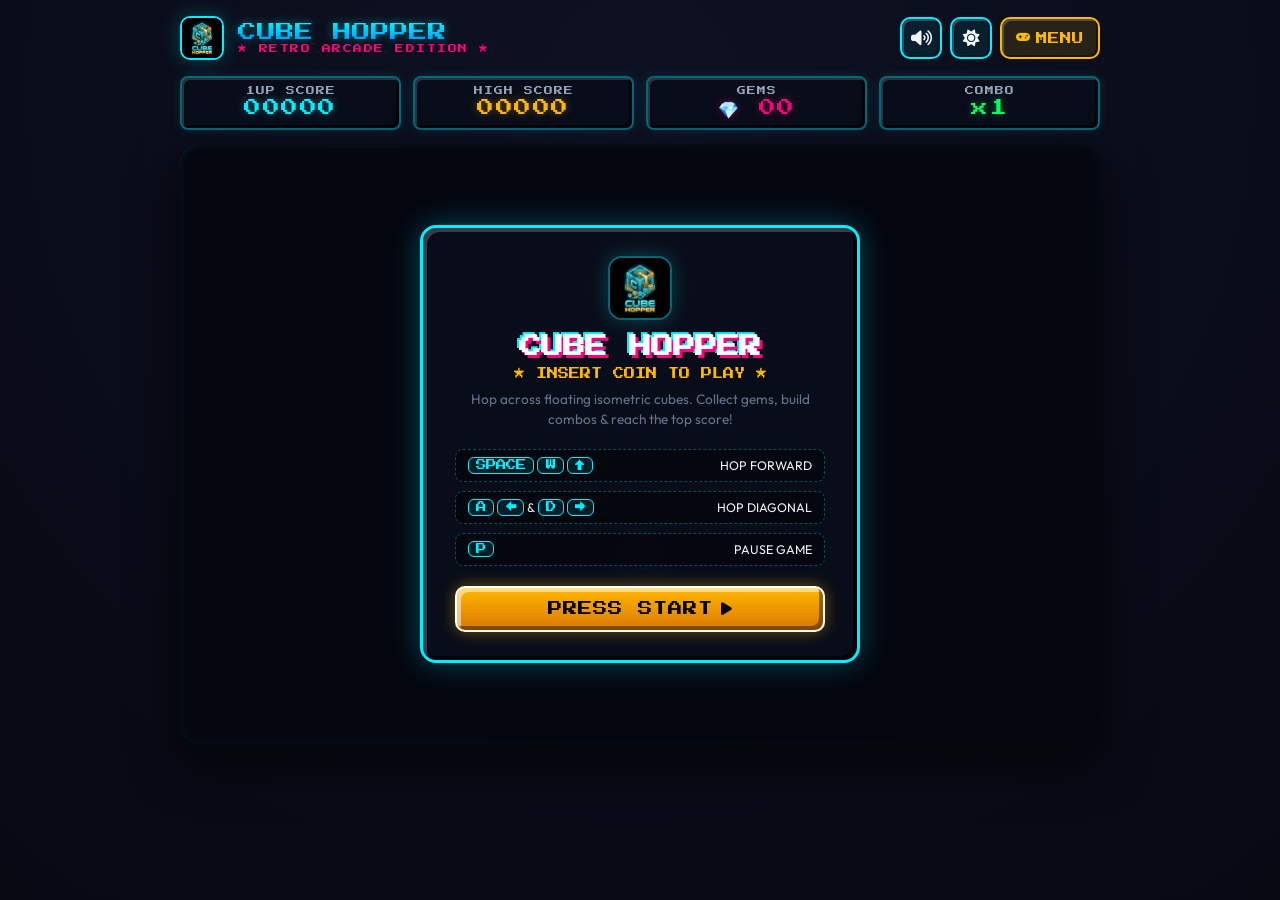
<file: Applications/Games/cube-hopper/index.html>
<!DOCTYPE html>
<html lang="en" data-theme="dark">
<head>
  <meta charset="UTF-8" />
  <meta name="viewport" content="width=device-width, initial-scale=1.0" />
  <title>Cube Hopper — Retro Arcade Edition</title>
  <meta name="description" content="Hop across dynamic 3D floating cubes in full retro 8-bit arcade style!" />
  <link rel="icon" type="image/png" href="assets/favicon.png" />
  <link rel="apple-touch-icon" href="assets/logo.png" />
  <link rel="preconnect" href="https://fonts.googleapis.com">
  <link rel="preconnect" href="https://fonts.gstatic.com" crossorigin>
  <link href="https://fonts.googleapis.com/css2?family=Outfit:wght@400;600;700&family=Press+Start+2P&display=swap" rel="stylesheet">
  <link rel="stylesheet" href="https://cdnjs.cloudflare.com/ajax/libs/font-awesome/6.4.0/css/all.min.css" />
  <link rel="stylesheet" href="style.css" />
</head>
<body>
  <div class="app-wrap">
    <header class="navbar">
      <div class="brand">
        <img src="assets/logo.png" alt="Cube Hopper" class="brand-logo" />
        <div class="brand-text">
          <span class="brand-title">CUBE HOPPER</span>
          <span class="brand-sub">★ RETRO ARCADE EDITION ★</span>
        </div>
      </div>

      <div class="nav-actions">
        <button id="audioToggle" class="icon-btn" title="Toggle Sound"><i class="fa-solid fa-volume-high"></i></button>
        <button id="themeToggle" class="icon-btn" title="Toggle Theme"><i class="fa-solid fa-moon"></i></button>
        <button id="menuBtn" class="icon-btn menu-btn" title="Arcade Hub"><i class="fa-solid fa-gamepad"></i> MENU</button>
      </div>
    </header>

    <div class="hud">
      <div class="hud-chip">
        <span class="hud-label">1UP SCORE</span>
        <span id="scoreVal" class="hud-val highlight-cyan">00000</span>
      </div>
      <div class="hud-chip">
        <span class="hud-label">HIGH SCORE</span>
        <span id="bestVal" class="hud-val highlight-gold">00000</span>
      </div>
      <div class="hud-chip">
        <span class="hud-label">GEMS</span>
        <span id="gemsVal" class="hud-val highlight-pink">💎 00</span>
      </div>
      <div class="hud-chip">
        <span class="hud-label">COMBO</span>
        <span id="comboVal" class="hud-val highlight-green">x1</span>
      </div>
    </div>

    <div id="srAnnounce" class="sr-only" aria-live="polite"></div>

    <main class="viewport">
      <div id="crtOverlay" class="crt-scanlines"></div>

      <div class="canvas-frame">
        <canvas id="gameCanvas" width="800" height="520"></canvas>
      </div>

      <div id="startOverlay" class="screen-overlay">
        <div class="glass-card">
          <img src="assets/logo.png" alt="Cube Hopper" class="hero-logo" />
          <h2 class="card-title">CUBE HOPPER</h2>
          <div class="insert-coin-banner"><span class="blink-text">★ INSERT COIN TO PLAY ★</span></div>
          <p class="card-desc">Hop across floating isometric cubes. Collect gems, build combos & reach the top score!</p>

          <div class="controls-guide">
            <div class="guide-row">
              <span class="guide-keys"><kbd>SPACE</kbd> <kbd>W</kbd> <kbd>↑</kbd></span>
              <span class="guide-action">HOP FORWARD</span>
            </div>
            <div class="guide-row">
              <span class="guide-keys"><kbd>A</kbd> <kbd>←</kbd> & <kbd>D</kbd> <kbd>→</kbd></span>
              <span class="guide-action">HOP DIAGONAL</span>
            </div>
            <div class="guide-row">
              <span class="guide-keys"><kbd>P</kbd></span>
              <span class="guide-action">PAUSE GAME</span>
            </div>
          </div>

          <button id="startBtn" class="primary-btn btn-lg">PRESS START <i class="fa-solid fa-play"></i></button>
        </div>
      </div>

      <div id="gameOverOverlay" class="screen-overlay hidden">
        <div class="glass-card gameover-card">
          <div class="badge-danger">GAME OVER</div>
          <p id="overReason" class="over-msg">YOU FELL INTO THE VOID!</p>

          <div class="results-table">
            <div class="res-row"><span>FINAL SCORE</span><strong id="finalScore">00000</strong></div>
            <div class="res-row"><span>HIGH SCORE</span><strong id="finalBest">00000</strong></div>
            <div class="res-row"><span>GEMS COLLECTED</span><strong id="finalGems">0</strong></div>
            <div class="res-row"><span>MAX COMBO</span><strong id="finalCombo">x1</strong></div>
          </div>

          <div id="initialsContainer" class="initials-entry hidden">
            <label for="playerInitials" class="retro-label">NEW HIGH SCORE! ENTER INITIALS:</label>
            <div class="initials-input-wrap">
              <input type="text" id="playerInitials" maxlength="3" value="AAA" class="retro-input" />
              <button id="saveScoreBtn" class="retro-btn-sm">SAVE</button>
            </div>
          </div>

          <button id="restartBtn" class="primary-btn btn-lg">TRY AGAIN <i class="fa-solid fa-rotate-right"></i></button>
        </div>
      </div>

      <div id="pauseOverlay" class="screen-overlay hidden">
        <div class="glass-card">
          <h2 class="card-title">PAUSED</h2>
          <p class="card-desc">PRESS P OR CLICK RESUME TO CONTINUE</p>
          <button id="resumeBtn" class="primary-btn btn-lg">RESUME <i class="fa-solid fa-play"></i></button>
        </div>
      </div>
    </main>

    <div class="touch-bar">
      <div class="touch-dpad">
        <button id="mLeftBtn" class="touch-btn" aria-label="Hop Left"><i class="fa-solid fa-arrow-left"></i></button>
        <button id="mRightBtn" class="touch-btn" aria-label="Hop Right"><i class="fa-solid fa-arrow-right"></i></button>
      </div>
      <button id="mJumpBtn" class="touch-btn touch-jump" aria-label="Hop Forward">HOP <i class="fa-solid fa-arrow-up"></i></button>
    </div>
  </div>

  <div id="arcadeModal" class="popup-modal hidden" role="dialog" aria-modal="true">
    <div class="popup-box">
      <div class="popup-head">
        <h3 class="modal-title"><i class="fa-solid fa-gamepad"></i> ARCADE HUB</h3>
        <button id="closeArcadeModal" class="close-btn">&times;</button>
      </div>

      <div class="tabs-bar" role="tablist">
        <button class="tab-btn active" data-tab="leaderboard" role="tab"><i class="fa-solid fa-trophy"></i> SCORES</button>
        <button class="tab-btn" data-tab="stats" role="tab"><i class="fa-solid fa-chart-line"></i> STATS</button>
        <button class="tab-btn" data-tab="skins" role="tab"><i class="fa-solid fa-palette"></i> SKINS</button>
        <button class="tab-btn" data-tab="achievements" role="tab"><i class="fa-solid fa-medal"></i> BADGES</button>
        <button class="tab-btn" data-tab="settings" role="tab"><i class="fa-solid fa-gear"></i> SETUP</button>
      </div>

      <div class="tab-content">
        <div id="tab-leaderboard" class="tab-panel active" role="tabpanel">
          <div class="panel-header">HIGH SCORES HALL OF FAME</div>
          <div class="table-wrap">
            <table class="retro-table">
              <thead>
                <tr>
                  <th>RANK</th>
                  <th>NAME</th>
                  <th>SCORE</th>
                  <th>GEMS</th>
                </tr>
              </thead>
              <tbody id="leaderboardRows"></tbody>
            </table>
          </div>
        </div>

        <div id="tab-stats" class="tab-panel" role="tabpanel">
          <div class="panel-header">LIFETIME ARCADE RECORDS</div>
          <div class="stats-grid">
            <div class="stat-card"><span class="stat-label">GAMES PLAYED</span><strong id="statGames" class="stat-val">0</strong></div>
            <div class="stat-card"><span class="stat-label">HIGHEST SCORE</span><strong id="statBest" class="stat-val highlight-gold">00000</strong></div>
            <div class="stat-card"><span class="stat-label">TOTAL GEMS</span><strong id="statGems" class="stat-val highlight-pink">0</strong></div>
            <div class="stat-card"><span class="stat-label">TOTAL HOPS</span><strong id="statHops" class="stat-val highlight-cyan">0</strong></div>
            <div class="stat-card"><span class="stat-label">HIGHEST COMBO</span><strong id="statMaxCombo" class="stat-val highlight-green">x1</strong></div>
            <div class="stat-card"><span class="stat-label">AVG SCORE/GAME</span><strong id="statAvgScore" class="stat-val">0</strong></div>
          </div>
        </div>

        <div id="tab-skins" class="tab-panel" role="tabpanel">
          <div class="panel-header">CUBE AVATAR SELECTOR</div>
          <div id="skinGrid" class="skin-selector"></div>
        </div>

        <div id="tab-achievements" class="tab-panel" role="tabpanel">
          <div class="panel-header">ARCADE BADGES & TROPHIES</div>
          <div id="achievementsGrid" class="achievements-grid"></div>
        </div>

        <div id="tab-settings" class="tab-panel" role="tabpanel">
          <div class="panel-header">ARCADE CABINET OPTIONS</div>
          <div class="settings-list">
            <div class="setting-item">
              <div class="setting-info">
                <strong>CRT Scanlines Effect</strong>
                <small>Simulate authentic CRT arcade monitor</small>
              </div>
              <label class="toggle-switch">
                <input type="checkbox" id="crtToggle" checked />
                <span class="toggle-slider"></span>
              </label>
            </div>

            <div class="setting-item">
              <div class="setting-info">
                <strong>Chiptune Sound FX</strong>
                <small>Procedural 8-bit sound synthesizer</small>
              </div>
              <label class="toggle-switch">
                <input type="checkbox" id="settingAudioToggle" checked />
                <span class="toggle-slider"></span>
              </label>
            </div>

            <div class="setting-item">
              <div class="setting-info">
                <strong>Clear Saved Data</strong>
                <small>Reset high scores, stats and achievements</small>
              </div>
              <button id="resetDataBtn" class="danger-btn">RESET ALL</button>
            </div>
          </div>
        </div>
      </div>
    </div>
  </div>

  <script src="script.js"></script>
</body>
</html>

  <script src="script.js"></script>
</body>
</html>
</file>
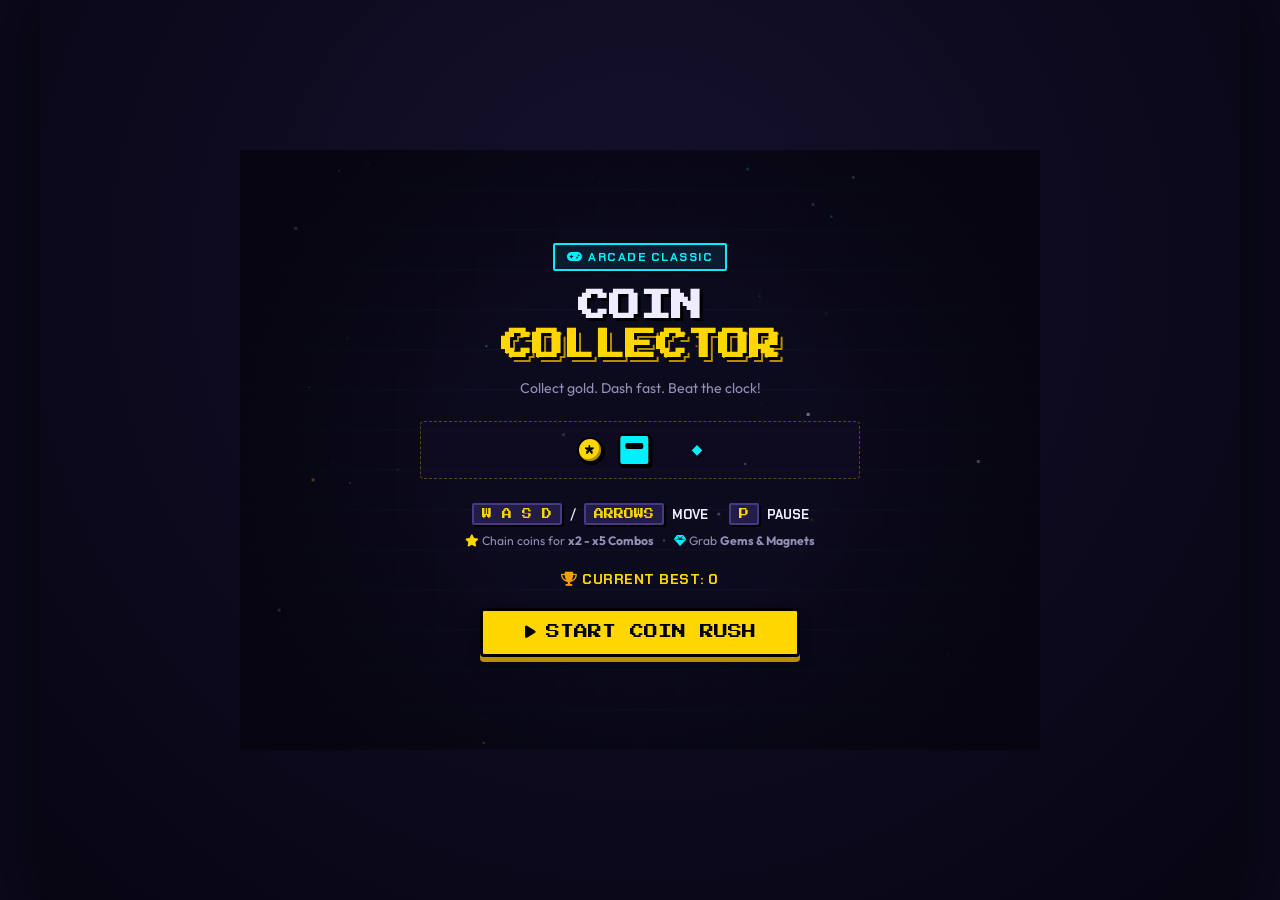
<file: Applications/Games/cubosapiens-game-coin-collector/index.html>
<!DOCTYPE html>
<html lang="en">

<head>
  <meta charset="UTF-8">
  <meta name="viewport" content="width=device-width, initial-scale=1.0, maximum-scale=1.0, user-scalable=no">

  <title>Coin Collector | CuboSapiens Games</title>
  <meta name="description"
    content="Fast-paced arcade coin collector game. Dash, collect gold coins, chain combos, unleash power-ups, and beat your high score in 60 seconds!">
  <meta name="theme-color" content="#121026">

  <link rel="canonical" href="https://cubosapiens.world/games/coin-collector">
  <meta property="og:title" content="Coin Collector | CuboSapiens Games">
  <meta property="og:description"
    content="Fast-paced arcade coin collector game. Collect coins, build combos, beat the clock!">
  <meta property="og:type" content="website">
  <meta property="og:url" content="https://cubosapiens.world/games/coin-collector">
  <meta name="twitter:card" content="summary_large_image">
  <meta name="twitter:title" content="Coin Collector | CuboSapiens Games">
  <meta name="twitter:description"
    content="Fast-paced arcade coin collector game. Collect coins, build combos, beat the clock!">

  <link rel="preconnect" href="https://fonts.googleapis.com">
  <link rel="preconnect" href="https://fonts.gstatic.com" crossorigin>
  <link
    href="https://fonts.googleapis.com/css2?family=Press+Start+2P&family=Outfit:wght@400;600;800&family=Chakra+Petch:wght@500;700&display=swap"
    rel="stylesheet">
  <link rel="stylesheet" href="https://cdnjs.cloudflare.com/ajax/libs/font-awesome/6.4.0/css/all.min.css">
  <link rel="stylesheet" href="style.css">


</head>

<body class="theme-dark">
  <div id="game-container" class="game-container">

    <header class="hud-bar hidden" id="hudBar">
      <div class="hud-group left">
        <div class="hud-card score-card primary-hud" title="Current Score">
          <span class="hud-label"><i class="fa-solid fa-coins gold-icon"></i> SCORE</span>
          <span class="hud-value" id="hudScore">0</span>
        </div>

        <div class="hud-card combo-card" id="comboCard" title="Combo Multiplier">
          <span class="hud-label"><i class="fa-solid fa-bolt"></i> COMBO</span>
          <span class="hud-value" id="hudCombo">x1</span>
        </div>

        <div id="activePowerupHUD" class="active-powerup-hud hidden" title="Active Power-up">
          <i class="fa-solid fa-magnet" id="powerupIcon"></i>
          <span id="powerupName">MAGNET</span>
          <span id="powerupTimer">5.0s</span>
        </div>
      </div>

      <div class="hud-group center">
        <div class="hud-card timer-card primary-hud" id="timerCard" title="Time Remaining">
          <span class="hud-label"><i class="fa-solid fa-stopwatch"></i> TIME</span>
          <span class="hud-value" id="hudTimer">60s</span>
        </div>
      </div>

      <div class="hud-group right">
        <div class="hud-card best-card secondary-hud" title="High Score">
          <span class="hud-label"><i class="fa-solid fa-trophy trophy-icon"></i> BEST</span>
          <span class="hud-value" id="hudBest">0</span>
        </div>

        <div class="hud-controls">
          <button id="btnSound" class="hud-btn" aria-label="Toggle Sound" title="Toggle Sound">
            <i class="fa-solid fa-volume-high" id="soundIcon"></i>
          </button>
          <button id="btnTheme" class="hud-btn" aria-label="Toggle Theme" title="Toggle Theme">
            <i class="fa-solid fa-moon" id="themeIcon"></i>
          </button>
          <button id="btnPause" class="hud-btn" aria-label="Pause Game" title="Pause Game (P)">
            <i class="fa-solid fa-pause"></i>
          </button>
        </div>
      </div>
    </header>

    <main class="canvas-wrapper">
      <canvas id="gameCanvas" width="800" height="600" tabindex="0" aria-label="Coin Collector Playable Arena"></canvas>

      <div id="countdownOverlay" class="countdown-overlay hidden">
        <span id="countdownText" class="countdown-text">3</span>
      </div>
    </main>

    <div id="startScreen" class="screen-overlay active">
      <div class="title-container">
        <div class="arcade-badge">
          <i class="fa-solid fa-gamepad"></i> ARCADE CLASSIC
        </div>
        <h1 class="arcade-title">COIN<br><span class="highlight-gold">COLLECTOR</span></h1>
        <p class="arcade-subtitle">Collect gold. Dash fast. Beat the clock!</p>

        <div class="preview-stage" id="previewStage">
          <div class="preview-item preview-coin-wrap" id="previewCoin" title="Gold Coin (+10)">
            <div class="preview-coin-pixel">
              <span class="coin-emblem">★</span>
            </div>
          </div>
          <div class="preview-item preview-hero" id="previewHero" title="Explorer Hero"></div>
          <div class="preview-item preview-gem" id="previewGem" title="Cyan Gem (+25)">◆</div>
          <div id="previewPopup" class="preview-popup hidden">+100</div>
        </div>

        <div class="controls-simple">
          <div class="keys-line">
            <span class="key-box">W A S D</span> / <span class="key-box">ARROWS</span> <span
              class="key-label">MOVE</span>
            <span class="key-sep">•</span>
            <span class="key-box">P</span> <span class="key-label">PAUSE</span>
          </div>
          <div class="tips-line">
            <span><i class="fa-solid fa-star gold-icon"></i> Chain coins for <strong>x2 - x5 Combos</strong></span>
            <span class="tip-sep">•</span>
            <span><i class="fa-solid fa-gem cyan-icon"></i> Grab <strong>Gems &amp; Magnets</strong></span>
          </div>
        </div>

        <div class="high-score-line">
          <i class="fa-solid fa-trophy trophy-icon"></i> CURRENT BEST: <strong id="startBestScore">0</strong>
        </div>

        <button id="btnStart" class="btn-arcade btn-primary">
          <i class="fa-solid fa-play"></i> START COIN RUSH
        </button>
      </div>
    </div>

    <div id="pauseScreen" class="screen-overlay">
      <div class="arcade-card pause-card">
        <h2 class="arcade-title-sm"><i class="fa-solid fa-pause"></i> GAME PAUSED</h2>
        <div class="pause-actions">
          <button id="btnResume" class="btn-arcade btn-primary">
            <i class="fa-solid fa-play"></i> RESUME
          </button>
          <button id="btnRestartPause" class="btn-arcade btn-secondary">
            <i class="fa-solid fa-rotate-left"></i> RESTART
          </button>
        </div>
      </div>
    </div>

    <div id="gameOverScreen" class="screen-overlay">
      <div class="arcade-card results-card">
        <div class="results-header">
          <div id="newHighBadge" class="new-high-badge hidden">
            <i class="fa-solid fa-crown"></i> NEW HIGH SCORE!
          </div>
          <h2 class="arcade-title-sm">TIME'S UP!</h2>
          <p class="results-subtitle">Great run, Explorer!</p>
        </div>

        <div class="stats-grid">
          <div class="stat-box primary-stat">
            <span class="stat-label">FINAL SCORE</span>
            <span class="stat-value highlight-gold" id="finalScore">0</span>
          </div>

          <div class="stat-box">
            <span class="stat-label">BEST SCORE</span>
            <span class="stat-value" id="finalBest">0</span>
          </div>

          <div class="stat-box">
            <span class="stat-label">COINS COLLECTED</span>
            <span class="stat-value" id="finalCoins">0</span>
          </div>

          <div class="stat-box">
            <span class="stat-label">MAX COMBO</span>
            <span class="stat-value" id="finalCombo">x1</span>
          </div>
        </div>

        <div class="results-actions">
          <button id="btnPlayAgain" class="btn-arcade btn-primary">
            <i class="fa-solid fa-rotate-left"></i> PLAY AGAIN
          </button>
        </div>
      </div>
    </div>

    <div id="mobileController" class="mobile-controller">
      <div class="dpad">
        <button id="dpadUp" class="dpad-btn dpad-up" aria-label="Move Up"><i
            class="fa-solid fa-chevron-up"></i></button>
        <button id="dpadLeft" class="dpad-btn dpad-left" aria-label="Move Left"><i
            class="fa-solid fa-chevron-left"></i></button>
        <div class="dpad-center"></div>
        <button id="dpadRight" class="dpad-btn dpad-right" aria-label="Move Right"><i
            class="fa-solid fa-chevron-right"></i></button>
        <button id="dpadDown" class="dpad-btn dpad-down" aria-label="Move Down"><i
            class="fa-solid fa-chevron-down"></i></button>
      </div>
    </div>

  </div>

  <script src="script.js"></script>
</body>

</html>
</file>
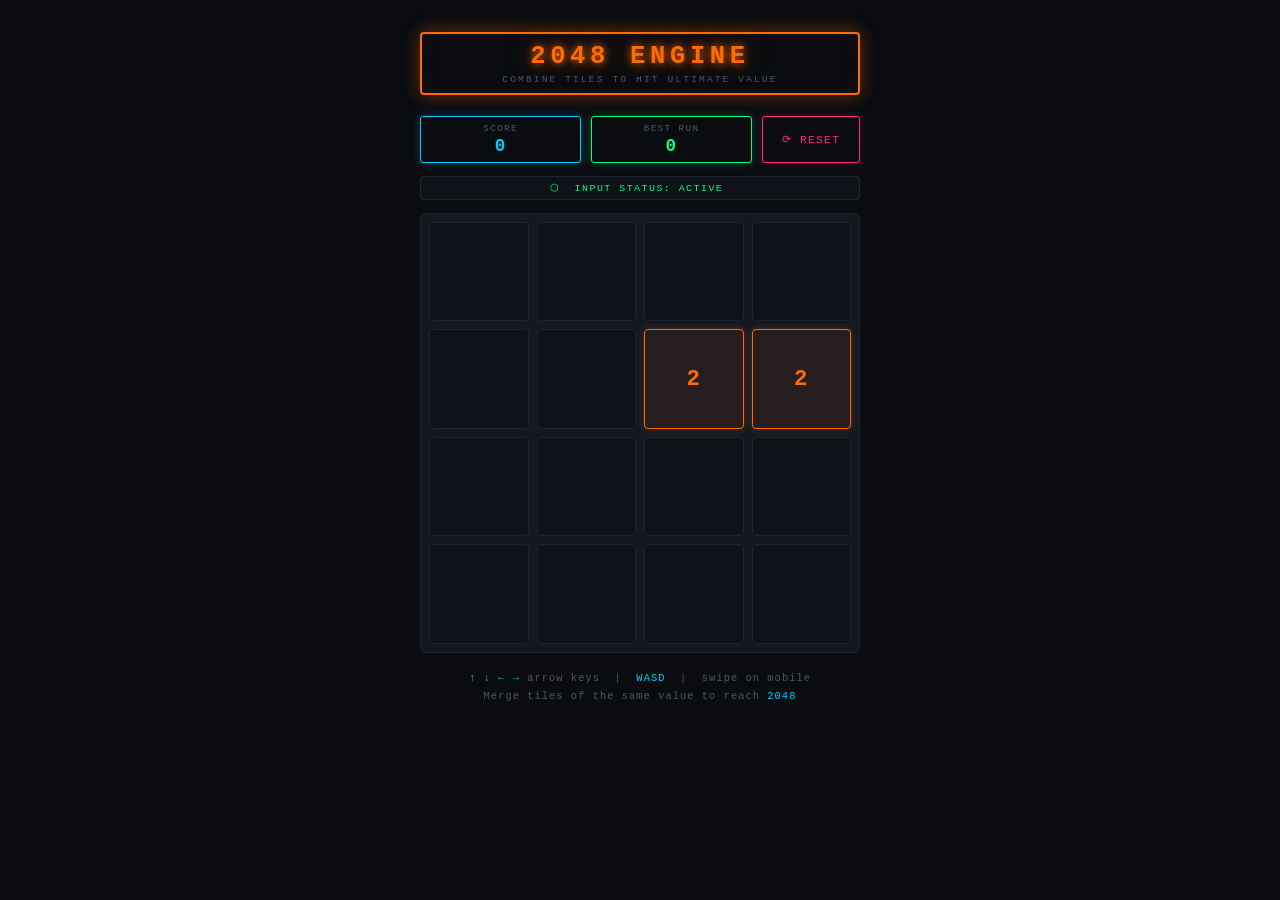
<file: Applications/Games/cubosapiens-games-2048/index.html>
<!DOCTYPE html>
<html lang="en">
<head>
  <meta charset="UTF-8"/>
  <meta name="viewport" content="width=device-width, initial-scale=1.0"/>
  <title>2048 Engine — Cubosapiens</title>
  <style>
    /* ── TOKENS ─────────────────────────────────────── */
    :root {
      --bg:        #0a0c10;
      --bg2:       #0f1218;
      --bg3:       #141820;
      --border:    #1e2530;
      --neon-org:  #ff6b00;
      --neon-grn:  #00ff88;
      --neon-blu:  #00cfff;
      --neon-pink: #ff2d78;
      --text:      #c8d0e0;
      --muted:     #4a5568;
      --font-mono: 'Courier New', monospace;
    }

    /* ── RESET ──────────────────────────────────────── */
    *, *::before, *::after { box-sizing: border-box; margin: 0; padding: 0; }
    html, body { height: 100%; }

    body {
      background: var(--bg);
      color: var(--text);
      font-family: var(--font-mono);
      display: flex;
      flex-direction: column;
      align-items: center;
      min-height: 100vh;
      padding: 2rem 1rem 3rem;
    }

    /* ── TITLE ──────────────────────────────────────── */
    .title-box {
      border: 2px solid var(--neon-org);
      border-radius: 4px;
      padding: 0.5rem 2rem;
      margin-bottom: 0.5rem;
      text-align: center;
      box-shadow: 0 0 18px rgba(255,107,0,0.4), inset 0 0 18px rgba(255,107,0,0.05);
      width: 100%;
      max-width: 440px;
    }

    .title-box h1 {
      font-size: 1.6rem;
      font-weight: 700;
      letter-spacing: 0.18em;
      color: var(--neon-org);
      text-shadow: 0 0 10px var(--neon-org), 0 0 30px rgba(255,107,0,0.4);
      text-transform: uppercase;
    }

    .subtitle {
      font-size: 0.6rem;
      color: var(--muted);
      letter-spacing: 0.22em;
      text-transform: uppercase;
      margin-top: 0.2rem;
    }

    /* ── SCOREBOARD ─────────────────────────────────── */
    .scoreboard {
      display: flex;
      gap: 0.6rem;
      width: 100%;
      max-width: 440px;
      margin: 0.8rem 0;
    }

    .score-box {
      flex: 1;
      border: 1.5px solid;
      border-radius: 3px;
      padding: 0.4rem 0.8rem;
      display: flex;
      flex-direction: column;
      align-items: center;
      gap: 0.1rem;
    }

    .score-box.current {
      border-color: var(--neon-blu);
      box-shadow: 0 0 10px rgba(0,207,255,0.25);
    }

    .score-box.best {
      border-color: var(--neon-grn);
      box-shadow: 0 0 10px rgba(0,255,136,0.25);
    }

    .score-label {
      font-size: 0.58rem;
      letter-spacing: 0.15em;
      text-transform: uppercase;
      color: var(--muted);
    }

    .score-val {
      font-size: 1.1rem;
      font-weight: 700;
      letter-spacing: 0.08em;
    }

    .score-box.current .score-val { color: var(--neon-blu); }
    .score-box.best    .score-val { color: var(--neon-grn); }

    .btn-reset {
      flex: 0.6;
      background: transparent;
      border: 1.5px solid var(--neon-pink);
      border-radius: 3px;
      color: var(--neon-pink);
      font-family: var(--font-mono);
      font-size: 0.7rem;
      letter-spacing: 0.12em;
      text-transform: uppercase;
      cursor: pointer;
      padding: 0.4rem 0.5rem;
      box-shadow: 0 0 8px rgba(255,45,120,0.2);
      transition: all 0.15s;
    }

    .btn-reset:hover {
      background: rgba(255,45,120,0.12);
      box-shadow: 0 0 16px rgba(255,45,120,0.45);
    }

    /* ── STATUS BAR ─────────────────────────────────── */
    .status-bar {
      width: 100%;
      max-width: 440px;
      border: 1px solid var(--border);
      border-radius: 3px;
      padding: 0.3rem 0.8rem;
      font-size: 0.62rem;
      letter-spacing: 0.15em;
      text-transform: uppercase;
      color: var(--neon-grn);
      margin-bottom: 0.8rem;
      text-align: center;
      background: var(--bg2);
    }

    .status-bar span { margin-right: 0.4rem; }

    /* ── GRID ───────────────────────────────────────── */
    .grid-wrap {
      position: relative;
      width: 100%;
      max-width: 440px;
    }

    .grid {
      display: grid;
      grid-template-columns: repeat(4, 1fr);
      gap: 8px;
      background: var(--bg3);
      border: 1.5px solid var(--border);
      border-radius: 6px;
      padding: 8px;
    }

    .cell {
      aspect-ratio: 1;
      border: 1px solid var(--border);
      border-radius: 4px;
      background: var(--bg2);
    }

    /* Tile */
    .tile {
      aspect-ratio: 1;
      border-radius: 4px;
      display: flex;
      align-items: center;
      justify-content: center;
      font-size: 1.4rem;
      font-weight: 700;
      letter-spacing: 0.05em;
      border: 1.5px solid;
      transition: transform 0.1s;
      animation: pop 0.12s ease;
    }

    @keyframes pop {
      0%   { transform: scale(0.7); opacity: 0.5; }
      60%  { transform: scale(1.12); }
      100% { transform: scale(1); opacity: 1; }
    }

    @keyframes merge-pop {
      0%   { transform: scale(1); }
      40%  { transform: scale(1.2); }
      100% { transform: scale(1); }
    }

    .tile.merged { animation: merge-pop 0.18s ease; }

    /* Tile colours by value */
    .t2    { background: rgba(255,107,0,0.08); border-color: var(--neon-org);  color: var(--neon-org);  box-shadow: 0 0 8px  rgba(255,107,0,0.25); }
    .t4    { background: rgba(255,107,0,0.14); border-color: var(--neon-org);  color: var(--neon-org);  box-shadow: 0 0 10px rgba(255,107,0,0.3); }
    .t8    { background: rgba(0,207,255,0.08); border-color: var(--neon-blu);  color: var(--neon-blu);  box-shadow: 0 0 10px rgba(0,207,255,0.3); }
    .t16   { background: rgba(0,207,255,0.14); border-color: var(--neon-blu);  color: var(--neon-blu);  box-shadow: 0 0 12px rgba(0,207,255,0.4); }
    .t32   { background: rgba(0,255,136,0.08); border-color: var(--neon-grn);  color: var(--neon-grn);  box-shadow: 0 0 10px rgba(0,255,136,0.3); }
    .t64   { background: rgba(0,255,136,0.14); border-color: var(--neon-grn);  color: var(--neon-grn);  box-shadow: 0 0 14px rgba(0,255,136,0.45); }
    .t128  { background: rgba(255,45,120,0.08); border-color: var(--neon-pink); color: var(--neon-pink); box-shadow: 0 0 12px rgba(255,45,120,0.35); font-size: 1.15rem; }
    .t256  { background: rgba(255,45,120,0.14); border-color: var(--neon-pink); color: var(--neon-pink); box-shadow: 0 0 16px rgba(255,45,120,0.5); font-size: 1.1rem; }
    .t512  { background: rgba(255,107,0,0.2);  border-color: var(--neon-org);  color: #fff;             box-shadow: 0 0 20px rgba(255,107,0,0.6); font-size: 1.05rem; }
    .t1024 { background: rgba(0,207,255,0.2);  border-color: var(--neon-blu);  color: #fff;             box-shadow: 0 0 22px rgba(0,207,255,0.65); font-size: 0.95rem; }
    .t2048 { background: rgba(0,255,136,0.22); border-color: var(--neon-grn);  color: #fff;             box-shadow: 0 0 28px rgba(0,255,136,0.8);  font-size: 0.95rem; }
    .thigh { background: rgba(255,45,120,0.22); border-color: var(--neon-pink); color: #fff;            box-shadow: 0 0 28px rgba(255,45,120,0.75); font-size: 0.85rem; }

    /* ── OVERLAY ────────────────────────────────────── */
    .overlay {
      position: absolute;
      inset: 0;
      background: rgba(10,12,16,0.88);
      border-radius: 6px;
      display: flex;
      flex-direction: column;
      align-items: center;
      justify-content: center;
      gap: 1rem;
      backdrop-filter: blur(3px);
      z-index: 10;
    }

    .overlay h2 {
      font-size: 1.5rem;
      letter-spacing: 0.2em;
      text-transform: uppercase;
    }

    .overlay.gameover h2 { color: var(--neon-pink); text-shadow: 0 0 16px var(--neon-pink); }
    .overlay.win      h2 { color: var(--neon-grn);  text-shadow: 0 0 16px var(--neon-grn); }

    .overlay p {
      font-size: 0.8rem;
      color: var(--muted);
      letter-spacing: 0.1em;
    }

    .overlay .final-score {
      font-size: 2rem;
      font-weight: 700;
      color: var(--neon-org);
      text-shadow: 0 0 12px var(--neon-org);
    }

    .overlay button {
      background: transparent;
      border: 1.5px solid var(--neon-grn);
      border-radius: 3px;
      color: var(--neon-grn);
      font-family: var(--font-mono);
      font-size: 0.8rem;
      letter-spacing: 0.15em;
      text-transform: uppercase;
      padding: 0.6rem 1.8rem;
      cursor: pointer;
      box-shadow: 0 0 10px rgba(0,255,136,0.25);
      transition: all 0.15s;
    }

    .overlay button:hover {
      background: rgba(0,255,136,0.12);
      box-shadow: 0 0 20px rgba(0,255,136,0.5);
    }

    /* ── INSTRUCTIONS ───────────────────────────────── */
    .instructions {
      width: 100%;
      max-width: 440px;
      margin-top: 1rem;
      font-size: 0.65rem;
      color: var(--muted);
      letter-spacing: 0.1em;
      text-align: center;
      line-height: 1.8;
    }

    .instructions span { color: var(--neon-blu); }

    /* ── MOBILE SWIPE AREA ──────────────────────────── */
    @media (max-width: 500px) {
      .tile { font-size: 1.1rem; }
      .t128, .t256, .t512, .t1024, .t2048, .thigh { font-size: 0.8rem; }
    }
  </style>
</head>
<body>

  <!-- Title -->
  <div class="title-box">
    <h1>2048 Engine</h1>
    <p class="subtitle">Combine tiles to hit ultimate value</p>
  </div>

  <!-- Scoreboard -->
  <div class="scoreboard">
    <div class="score-box current">
      <span class="score-label">Score</span>
      <span class="score-val" id="score">0</span>
    </div>
    <div class="score-box best">
      <span class="score-label">Best Run</span>
      <span class="score-val" id="bestScore">0</span>
    </div>
    <button class="btn-reset" id="resetBtn" onclick="resetGame()">⟳ Reset</button>
  </div>

  <!-- Status -->
  <div class="status-bar">
    <span>⬡</span> INPUT STATUS: <span id="statusText">ACTIVE</span>
  </div>

  <!-- Grid -->
  <div class="grid-wrap">
    <div class="grid" id="grid"></div>
    <!-- Game Over Overlay -->
    <div class="overlay gameover" id="gameoverOverlay" style="display:none">
      <h2>Game Over</h2>
      <p>Final score</p>
      <div class="final-score" id="finalScore">0</div>
      <button onclick="resetGame()">Play Again →</button>
    </div>
    <!-- Win Overlay -->
    <div class="overlay win" id="winOverlay" style="display:none">
      <h2>You Win!</h2>
      <p>Reached 2048 — keep going?</p>
      <div class="final-score" id="winScore">0</div>
      <button onclick="continueGame()">Continue →</button>
    </div>
  </div>

  <!-- Instructions -->
  <div class="instructions">
    <span>↑ ↓ ← →</span> arrow keys &nbsp;|&nbsp; <span>WASD</span> &nbsp;|&nbsp; swipe on mobile<br/>
    Merge tiles of the same value to reach <span>2048</span>
  </div>

  <script>
    // ── STATE ──────────────────────────────────────────
    const SIZE = 4;
    let board        = [];
    let score        = 0;
    let bestScore    = parseInt(localStorage.getItem('2048-best') || '0');
    let gameOver     = false;
    let won          = false;
    let keepPlaying  = false;

    // ── INIT ───────────────────────────────────────────
    function initBoard() {
      board = Array.from({ length: SIZE }, () => Array(SIZE).fill(0));
      score = 0;
      gameOver  = false;
      won       = false;
      keepPlaying = false;
      addRandom();
      addRandom();
      render();
      updateScore();
      document.getElementById('gameoverOverlay').style.display = 'none';
      document.getElementById('winOverlay').style.display      = 'none';
      document.getElementById('statusText').textContent = 'ACTIVE';
    }

    function resetGame() { initBoard(); }

    function continueGame() {
      keepPlaying = true;
      document.getElementById('winOverlay').style.display = 'none';
    }

    // ── RANDOM TILE ────────────────────────────────────
    function addRandom() {
      const empty = [];
      for (let r = 0; r < SIZE; r++)
        for (let c = 0; c < SIZE; c++)
          if (!board[r][c]) empty.push([r, c]);
      if (!empty.length) return;
      const [r, c] = empty[Math.floor(Math.random() * empty.length)];
      board[r][c] = Math.random() < 0.9 ? 2 : 4;
    }

    // ── RENDER ─────────────────────────────────────────
    function tileClass(val) {
      if (!val) return '';
      if (val === 2)    return 't2';
      if (val === 4)    return 't4';
      if (val === 8)    return 't8';
      if (val === 16)   return 't16';
      if (val === 32)   return 't32';
      if (val === 64)   return 't64';
      if (val === 128)  return 't128';
      if (val === 256)  return 't256';
      if (val === 512)  return 't512';
      if (val === 1024) return 't1024';
      if (val === 2048) return 't2048';
      return 'thigh';
    }

    let mergedCells = new Set();

    function render() {
      const grid = document.getElementById('grid');
      grid.innerHTML = '';
      for (let r = 0; r < SIZE; r++) {
        for (let c = 0; c < SIZE; c++) {
          const val = board[r][c];
          if (!val) {
            const cell = document.createElement('div');
            cell.className = 'cell';
            grid.appendChild(cell);
          } else {
            const tile = document.createElement('div');
            const key  = `${r}-${c}`;
            tile.className = `tile ${tileClass(val)}${mergedCells.has(key) ? ' merged' : ''}`;
            tile.textContent = val;
            grid.appendChild(tile);
          }
        }
      }
      mergedCells.clear();
    }

    // ── SCORE ──────────────────────────────────────────
    function updateScore() {
      document.getElementById('score').textContent = score;
      if (score > bestScore) {
        bestScore = score;
        localStorage.setItem('2048-best', bestScore);
      }
      document.getElementById('bestScore').textContent = bestScore;
    }

    // ── SLIDE ROW LEFT (core logic) ────────────────────
    function slideLeft(row, rIdx) {
      let filtered = row.filter(v => v);
      let merged   = [];
      let i = 0;
      while (i < filtered.length) {
        if (i + 1 < filtered.length && filtered[i] === filtered[i+1]) {
          const val = filtered[i] * 2;
          score += val;
          merged.push(val);
          // track which column this will land in
          mergedCells.add(`${rIdx}-${merged.length - 1}`);
          i += 2;
        } else {
          merged.push(filtered[i]);
          i++;
        }
      }
      while (merged.length < SIZE) merged.push(0);
      return merged;
    }

    // ── MOVES ──────────────────────────────────────────
    function moveLeft() {
      let moved = false;
      for (let r = 0; r < SIZE; r++) {
        const orig = [...board[r]];
        board[r]   = slideLeft(board[r], r);
        if (orig.join() !== board[r].join()) moved = true;
      }
      return moved;
    }

    function moveRight() {
      let moved = false;
      for (let r = 0; r < SIZE; r++) {
        const orig    = [...board[r]];
        const rev     = [...board[r]].reverse();
        const slid    = slideLeft(rev, r);
        board[r]      = slid.reverse();
        if (orig.join() !== board[r].join()) moved = true;
      }
      return moved;
    }

    function transpose() {
      const t = Array.from({ length: SIZE }, () => Array(SIZE).fill(0));
      for (let r = 0; r < SIZE; r++)
        for (let c = 0; c < SIZE; c++)
          t[c][r] = board[r][c];
      board = t;
    }

    function moveUp() {
      transpose();
      const moved = moveLeft();
      transpose();
      return moved;
    }

    function moveDown() {
      transpose();
      const moved = moveRight();
      transpose();
      return moved;
    }

    // ── CHECK WIN / LOSS ───────────────────────────────
    function checkWin() {
      for (let r = 0; r < SIZE; r++)
        for (let c = 0; c < SIZE; c++)
          if (board[r][c] === 2048) return true;
      return false;
    }

    function checkLoss() {
      for (let r = 0; r < SIZE; r++)
        for (let c = 0; c < SIZE; c++) {
          if (!board[r][c]) return false;
          if (c + 1 < SIZE && board[r][c] === board[r][c+1]) return false;
          if (r + 1 < SIZE && board[r][c] === board[r+1][c]) return false;
        }
      return true;
    }

    // ── HANDLE MOVE ────────────────────────────────────
    function handleMove(dir) {
      if (gameOver) return;

      let moved = false;
      if (dir === 'left')  moved = moveLeft();
      if (dir === 'right') moved = moveRight();
      if (dir === 'up')    moved = moveUp();
      if (dir === 'down')  moved = moveDown();

      if (!moved) return;

      addRandom();
      render();
      updateScore();

      if (!keepPlaying && checkWin()) {
        won = true;
        document.getElementById('winScore').textContent = score;
        document.getElementById('winOverlay').style.display = 'flex';
        document.getElementById('statusText').textContent = 'WIN!';
        return;
      }

      if (checkLoss()) {
        gameOver = true;
        document.getElementById('finalScore').textContent = score;
        document.getElementById('gameoverOverlay').style.display = 'flex';
        document.getElementById('statusText').textContent = 'GAME OVER';
      }
    }

    // ── KEYBOARD ───────────────────────────────────────
    document.addEventListener('keydown', e => {
      const map = {
        ArrowLeft: 'left',  ArrowRight: 'right',
        ArrowUp:   'up',    ArrowDown:  'down',
        a: 'left', d: 'right', w: 'up', s: 'down',
        A: 'left', D: 'right', W: 'up', S: 'down',
      };
      if (map[e.key]) {
        e.preventDefault();
        handleMove(map[e.key]);
      }
    });

    // ── TOUCH / SWIPE ──────────────────────────────────
    let touchStartX = 0, touchStartY = 0;

    document.getElementById('grid').addEventListener('touchstart', e => {
      touchStartX = e.touches[0].clientX;
      touchStartY = e.touches[0].clientY;
    }, { passive: true });

    document.getElementById('grid').addEventListener('touchend', e => {
      const dx = e.changedTouches[0].clientX - touchStartX;
      const dy = e.changedTouches[0].clientY - touchStartY;
      const abs = (n) => Math.abs(n);
      if (abs(dx) < 20 && abs(dy) < 20) return;
      if (abs(dx) > abs(dy))
        handleMove(dx > 0 ? 'right' : 'left');
      else
        handleMove(dy > 0 ? 'down' : 'up');
    }, { passive: true });

    // ── START ──────────────────────────────────────────
    document.getElementById('bestScore').textContent = bestScore;
    initBoard();
  </script>

</body>
</html>
</file>
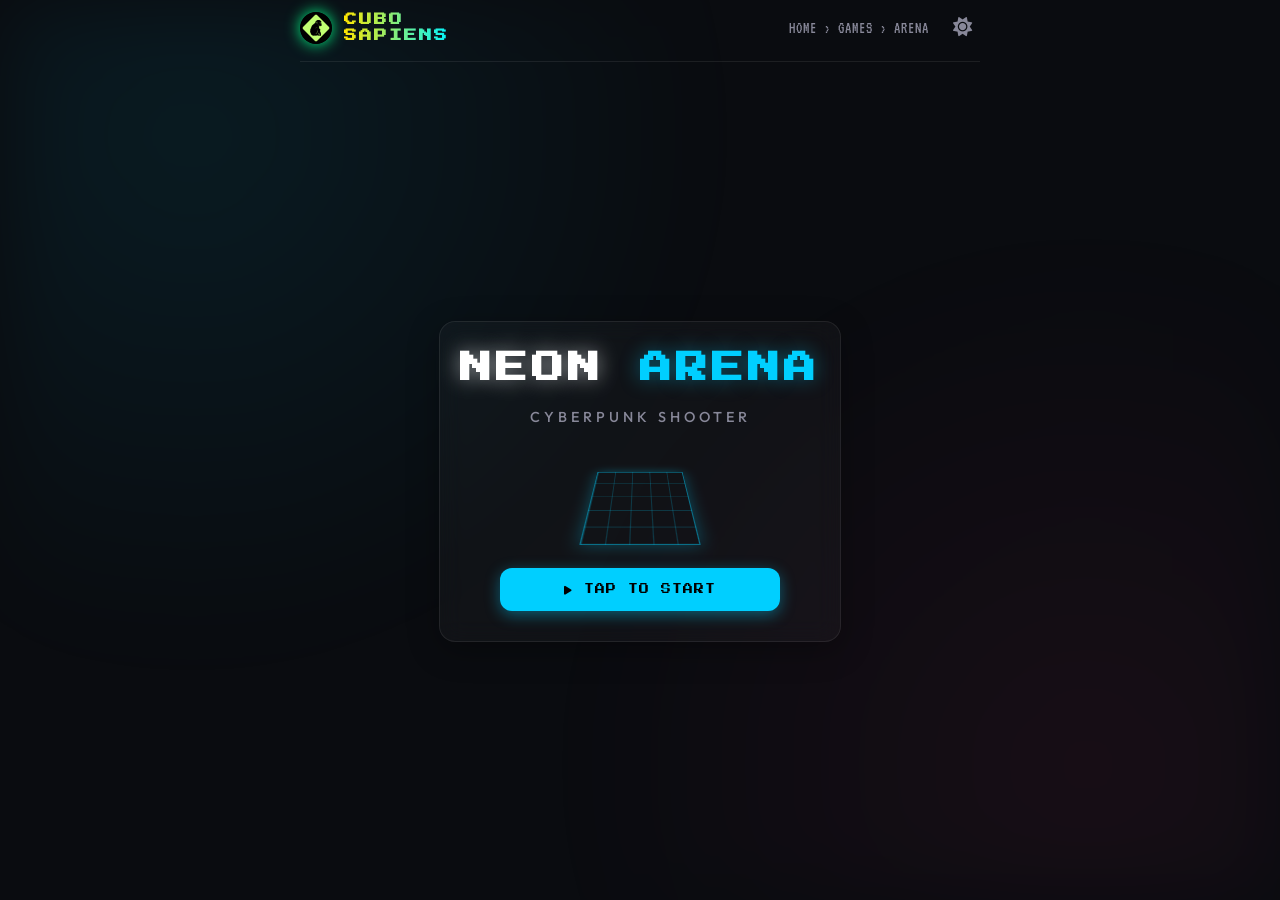
<file: Applications/Games/cubosapiens-games-arena-shooter/index.html>
<!DOCTYPE html>
<html lang="en">
<head>
  <meta charset="UTF-8"/>
  <meta name="viewport" content="width=device-width, initial-scale=1.0, maximum-scale=1.0, user-scalable=no"/>
  <meta name="apple-mobile-web-app-capable" content="yes"/>
  <title>Arena Shooter – Free Retro Arcade Game | CuboSapiens</title>
  <meta name="description" content="Play Arena Shooter free at CuboSapiens. Neon cyberpunk arcade action. No download, no login."/>
  
  <!-- Fonts & Icons -->
  <link rel="stylesheet" href="https://cdnjs.cloudflare.com/ajax/libs/font-awesome/6.5.0/css/all.min.css"/>
  <link href="https://fonts.googleapis.com/css2?family=Press+Start+2P&family=VT323&family=Outfit:wght@300;500;700&display=swap" rel="stylesheet"/>
  
  <!-- Styles -->
  <link rel="stylesheet" href="styles.css?v=6"/>
</head>
<body>
<div class="wrapper">

  <!-- PAGE HEADER -->
  <header class="site-header">
    <a href="https://cubosapiens.world" class="logo-slot" aria-label="CuboSapiens Home">
      <img src="assets/logo.png" alt="CuboSapiens" style="height:32px; border-radius:100%; border:rgb(179, 255, 72) 1px solid;" onerror="this.src='data:image/svg+xml;utf8,<svg xmlns=\'http://www.w3.org/2000/svg\' width=\'32\' height=\'32\'><rect width=\'32\' height=\'32\' fill=\'#39FF14\'/></svg>'">
      <div class="site-name">CUBO<br>SAPIENS</div>
    </a>
    <div class="header-right" style="display: flex; align-items: center; gap: 16px;">
      <nav class="breadcrumb" aria-label="Breadcrumb">
        <a href="https://cubosapiens.world">HOME</a> &rsaquo;
        <a href="https://cubosapiens.world/games">GAMES</a> &rsaquo; ARENA
      </nav>
      <button id="theme-toggle" class="theme-btn" aria-label="Toggle Theme">
        <i class="fa-solid fa-sun" id="theme-icon"></i>
      </button>
    </div>
  </header>

  <!-- SCREENS -->
  <div id="screen-container">
    
    <!-- Splash Screen -->
    <div id="screen-splash" class="screen active">
      <div class="glass-panel game-card">
        <h1 class="game-title"><span class="t1">NEON</span> <span class="t2">ARENA</span></h1>
        <div class="subtitle">CYBERPUNK SHOOTER</div>
        <div class="decorative-grid"></div>
        <button class="btn btn-primary" id="btn-splash-start"><i class="fa-solid fa-play"></i> TAP TO START</button>
      </div>
    </div>

    <!-- Main Menu -->
    <div id="screen-menu" class="screen">
      <div class="glass-panel game-card">
        <h1 class="game-title"><span class="t1">NEON</span> <span class="t2">ARENA</span></h1>
        <div class="decorative-grid"></div>
        
        <!-- LEVEL ROW -->
        <div class="setup-row" role="group" aria-label="Difficulty">
          <button class="setup-btn active" data-level="easy">
            EASY
            <span class="diff-sub">SLOW</span>
          </button>
          <button class="setup-btn" data-level="mid">
            MID
            <span class="diff-sub">FASTER</span>
          </button>
          <button class="setup-btn" data-level="hard">
            HARD
            <span class="diff-sub">CHAOS</span>
          </button>
        </div>

        <button class="btn btn-primary" id="btn-play"><i class="fa-solid fa-play"></i> PLAY</button>
        <button class="btn" id="btn-hiscore"><i class="fa-solid fa-trophy"></i> BEST: <span id="menu-hi">0</span></button>
        
        <!-- HOW TO PLAY -->
        <section class="htp-wrap">
          <div class="htp-header" id="htp-toggle" role="button" tabindex="0" aria-expanded="false">
            <i class="fa-solid fa-gamepad htp-icon"></i>
            <span class="htp-label">HOW TO PLAY</span>
            <i class="fa-solid fa-chevron-down htp-chev" id="htp-chev"></i>
          </div>
          <div class="htp-body" id="htp-body">
            <ul>
              <li><strong>DESKTOP:</strong> A/D or Left/Right Arrow Keys to Move. Space or Left Mouse Click to Shoot.</li>
              <li><strong>MOBILE:</strong> Left Joystick to Move. Right Joystick/Tap to Shoot.</li>
              <li>Shoot enemies descending from the top.</li>
              <li>Build your multiplier by killing enemies without taking damage.</li>
              <li>Taking damage resets your multiplier and costs HP. 3 hits and game over!</li>
            </ul>
          </div>
        </section>
      </div>
    </div>

    <!-- Game Screen -->
    <div id="screen-game" class="screen">
      <div class="scoreboard glass-panel">
        <div class="score-box">
          <span class="score-label">HP</span>
          <span class="score-val" id="hp-val" style="color:var(--neon-pink)">3</span>
        </div>
        <div class="score-box">
          <span class="score-label">SCORE</span>
          <span class="score-val" id="sdp" style="color:var(--neon-cyan)">000</span>
        </div>
        <div class="score-box">
          <span class="score-label">BEST</span>
          <span class="score-val" id="bdp" style="color:var(--neon-green)">000</span>
        </div>
      </div>
      
      <div id="hud" style="margin-top:10px;">
        <span id="multiplier-label">x1</span>
        <button id="pause-btn" class="act-btn" style="padding: 5px 10px; font-size:12px;"><i class="fa-solid fa-pause"></i> PAUSE</button>
      </div>
      
      <div id="scrwrap" class="glass-panel">
        <canvas id="gc"></canvas>
        <div id="overlay" class="hidden">
          <div id="ovt">PAUSED</div>
          <button class="btn btn-primary" id="btn-resume"><i class="fa-solid fa-play"></i> RESUME</button>
          <button class="btn" id="btn-quit"><i class="fa-solid fa-door-open"></i> QUIT</button>
        </div>
        
        <!-- Virtual Joysticks (Mobile Only) -->
        <div id="joystick-left" class="joystick-zone">
          <div class="joystick-base hidden" id="jb-left">
            <div class="joystick-stick" id="js-left"></div>
          </div>
        </div>
        <div id="joystick-right" class="joystick-zone">
          <div class="joystick-base hidden" id="jb-right">
            <div class="joystick-stick" id="js-right"></div>
          </div>
        </div>
      </div>
    </div>

    <!-- Game Over Screen -->
    <div id="screen-over" class="screen">
      <div class="glass-panel result-card">
        <div class="res-title over">SYSTEM FAILURE</div>
        <div class="res-sub">GAME OVER</div>
        <div id="over-score-wrap">SCORE: <span id="over-score">0</span></div>
        <div class="res-btns">
          <button class="res-btn primary" id="btn-retry"><i class="fa-solid fa-rotate-right"></i> TRY AGAIN</button>
          <button class="res-btn secondary" id="btn-over-menu"><i class="fa-solid fa-arrow-left"></i> MENU</button>
        </div>
      </div>
    </div>

  </div>
</div>

<script src="script.js"></script>
</body>
</html>
</file>
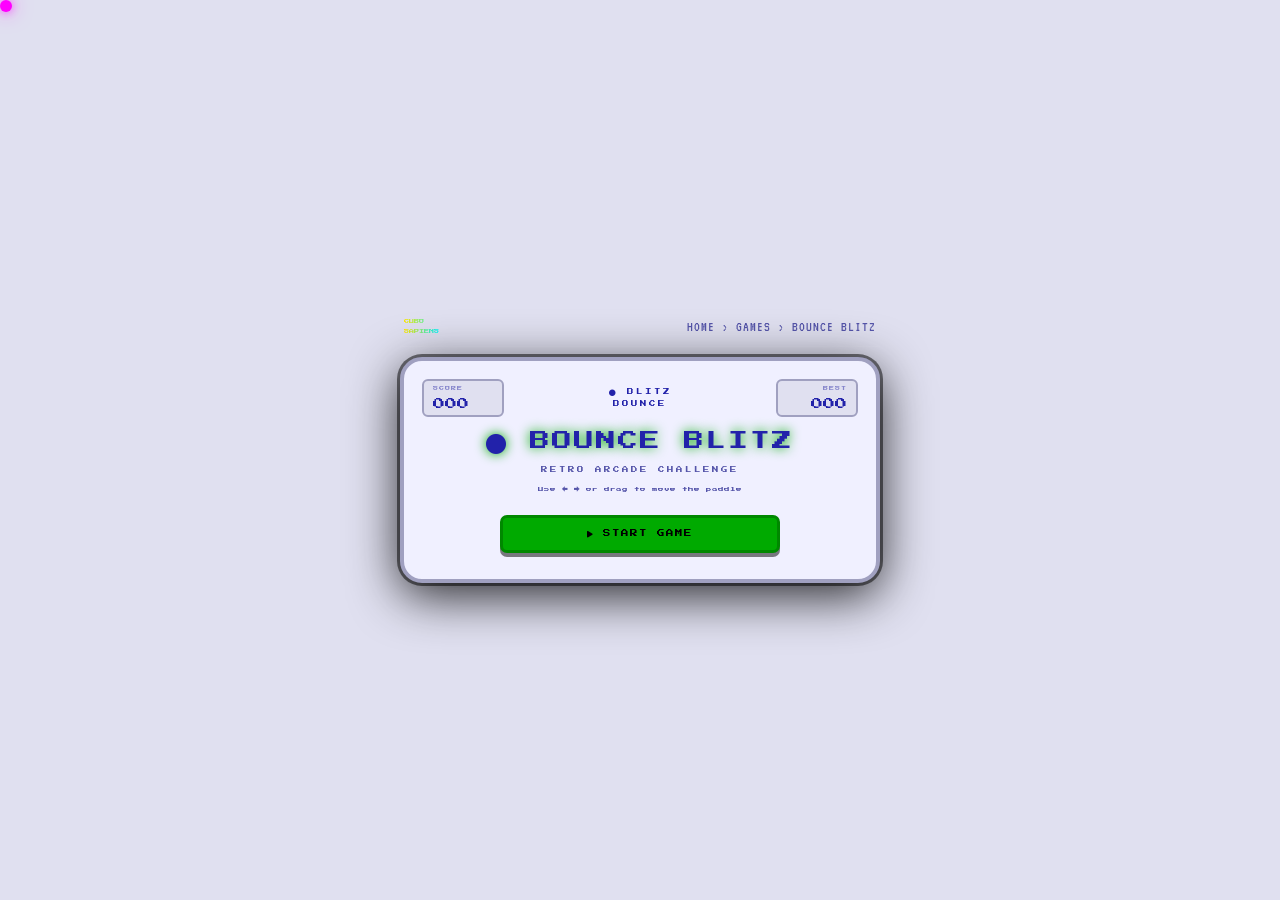
<file: Applications/Games/cubosapiens-games-ball-bounce/index.html>
<!DOCTYPE html>
<html lang="en">
<head>
  <meta charset="UTF-8"/>
  <meta name="viewport" content="width=device-width, initial-scale=1.0, maximum-scale=1.0, user-scalable=no"/>
  <meta name="apple-mobile-web-app-capable" content="yes"/>
  <title>Bounce Blitz – Free Retro Arcade Game | CuboSapiens</title>
  <meta name="description" content="Play Bounce Blitz free at CuboSapiens. High-speed retro action, theme support, and addictive gameplay. No download, no login."/>
  <meta name="keywords" content="ball bounce, arcade game, free bounce game, retro arcade, cubosapiens, bounce blitz"/>
  <meta name="author" content="CuboSapiens"/>
  <meta name="robots" content="index, follow"/>
  <link rel="canonical" href="https://cubosapiens.world/games/ball-bounce"/>
  <meta property="og:type" content="website"/>
  <meta property="og:url" content="https://cubosapiens.world/games/ball-bounce"/>
  <meta property="og:title" content="Bounce Blitz – Free Retro Arcade | CuboSapiens"/>
  <meta property="og:description" content="High-speed retro action in Bounce Blitz. Free forever on CuboSapiens."/>
  <meta property="og:image" content="https://cubosapiens.world/games/ball-bounce/og-image.png"/>
  <meta property="og:site_name" content="CuboSapiens"/>
  <meta name="twitter:card" content="summary_large_image"/>
  <meta name="twitter:title" content="Bounce Blitz – Free Retro Arcade | CuboSapiens"/>
  <meta name="twitter:description" content="Retro bounce action. Free forever on CuboSapiens."/>
  <meta name="twitter:image" content="https://cubosapiens.world/games/ball-bounce/og-image.png"/>
  <script type="application/ld+json">
    {
      "@context": "https://schema.org",
      "@type": "Game",
      "name": "Bounce Blitz",
      "description": "Fast-paced retro ball bounce arcade game.",
      "url": "https://cubosapiens.world/games/ball-bounce",
      "publisher": {
        "@type": "Organization",
        "name": "CuboSapiens",
        "url": "https://cubosapiens.world"
      },
      "genre": "Arcade",
      "playMode": "SinglePlayer"
    }
  </script>
  <link rel="stylesheet" href="https://cdnjs.cloudflare.com/ajax/libs/font-awesome/6.5.0/css/all.min.css"/>
  <link href="https://fonts.googleapis.com/css2?family=Press+Start+2P&family=VT323&display=swap" rel="stylesheet"/>
  <link rel="stylesheet" href="style.css">
</head>
<body class="no-scrollbar">

<header class="page-header">
  <div class="logo-slot">
    <div class="site-lbl">CUBO<br>SAPIENS</div>
  </div>
  <nav class="breadcrumb" aria-label="Breadcrumb">
    <a href="https://cubosapiens.world">HOME</a> &rsaquo;
    <a href="https://cubosapiens.world/games">GAMES</a> &rsaquo; BOUNCE BLITZ
  </nav>
</header>

<div id="shell">
  <div id="topbar">
    <div class="sbox">
      <span class="slbl">SCORE</span>
      <span class="sval-num" id="score-display">000</span>
    </div>
    <div id="ttag"><i class="fa-solid fa-circle"></i> BLITZ<br>BOUNCE</div>
    <div class="sbox" style="text-align:right">
      <span class="slbl">BEST</span>
      <span class="sval-num" id="best-display">000</span>
    </div>
  </div>

  <div id="screen-splash" class="screen active">
    <div class="game-card">
      <div class="title"><i class="fa-solid fa-circle"></i> BOUNCE BLITZ</div>
      <div class="subtitle">RETRO ARCADE CHALLENGE</div>
      <div class="instruction-text">Use &larr; &rarr; or drag to move the paddle</div>
      <button class="btn btn-primary" id="btn-splash-start"><i class="fa-solid fa-play"></i> START GAME</button>
    </div>
  </div>

  <div id="screen-game" class="screen">
    <div id="hud">
      <span>LIVES <span id="lives-val">3</span></span>
      <button id="pause-btn" title="Pause (Esc)"><i class="fa-solid fa-pause"></i> PAUSE</button>
      <button id="theme-toggle" title="Toggle Theme"><i class="fa-solid fa-moon"></i></button>
    </div>

    <div id="scrwrap">
      <canvas id="gameCanvas" width="400" height="500"></canvas>
      <div id="overlay" class="hidden">
        <div id="ovt">PAUSED</div>
        <div id="ovm">Press ESC or Click Start</div>
        <button id="resume-btn" class="btn btn-primary">RESUME</button>
      </div>
      <div id="game-over-overlay" class="hidden">
        <div id="ovt" class="title over">GAME OVER</div>
        <div id="ovsc">Final Score: <span id="final-score">0</span></div>
        <div id="hi-msg" class="hidden" style="color:var(--s1); font-size:6px; margin-bottom:10px;">NEW HIGH SCORE!</div>
        <button id="restart-btn" class="btn btn-primary">RESTART</button>
      </div>
    </div>

    <div id="dpad">
      <div id="dpad-mid-row">
        <button class="db lt" id="btn-left" aria-label="Move Left"><i class="fa-solid fa-arrow-left"></i></button>
        <div class="dpad-gap"></div>
        <button class="db rt" id="btn-right" aria-label="Move Right"><i class="fa-solid fa-arrow-right"></i></button>
      </div>
    </div>
  </div>
</div>

<div id="custom-cursor"></div>
<div id="aria-announcer" class="visually-hidden" aria-live="polite"></div>

<script src="script.js"></script>
</body>
</html>
</file>
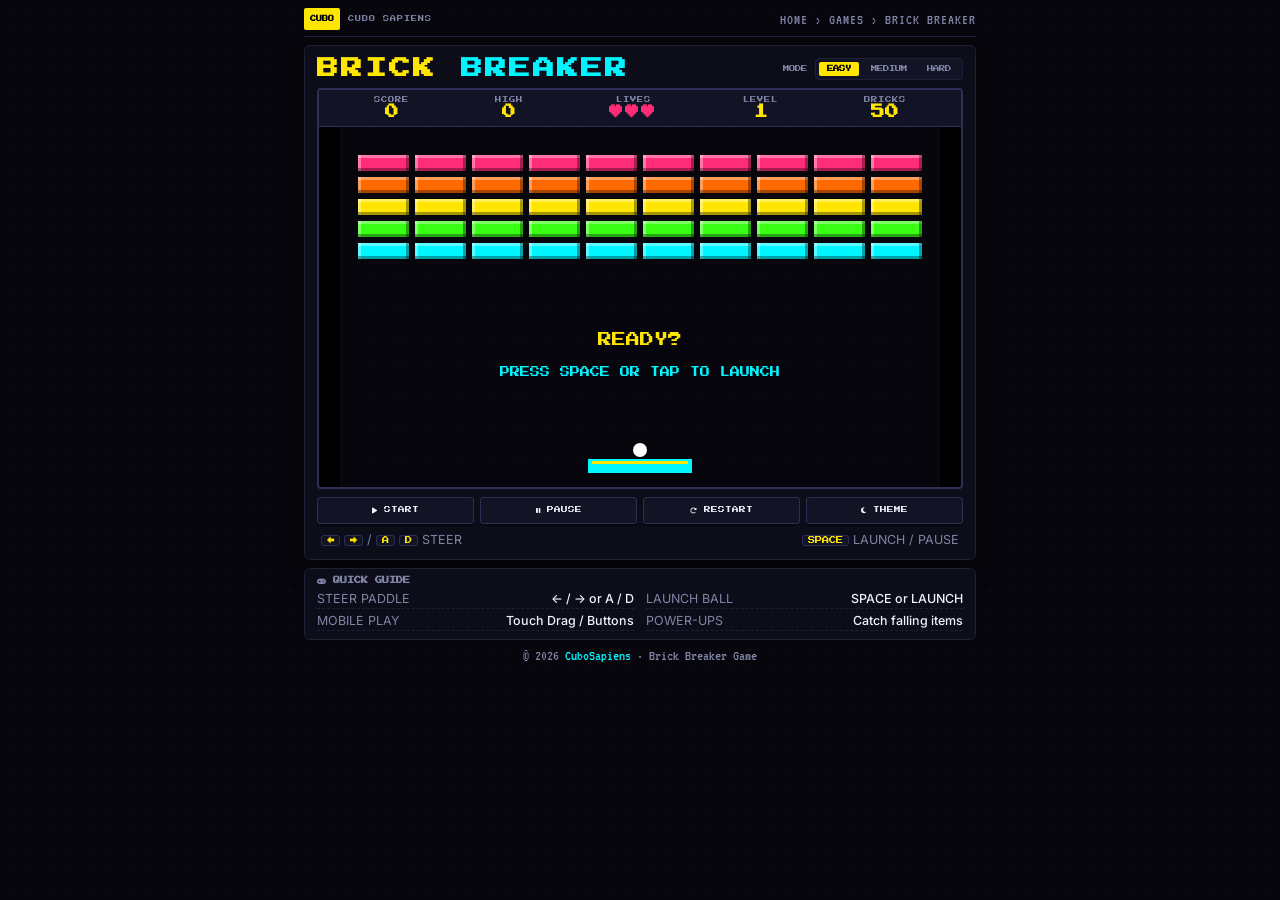
<file: Applications/Games/cubosapiens-games-brick-breaker/index.html>
<!DOCTYPE html>
<html lang="en">

<head>
    <meta charset="UTF-8" />
    <meta name="viewport" content="width=device-width, initial-scale=1.0, maximum-scale=1.0, user-scalable=no" />
    <title>Brick Breaker – Free Retro Arcade Game | CuboSapiens</title>

    <meta name="description"
        content="Play classic Brick Breaker online at CuboSapiens. Destroy bricks, collect powerups, chase high scores across multiple levels with responsive desktop and mobile controls." />
    <meta name="keywords" content="brick breaker, breakout game, arcade game, retro game, cubosapiens, free online game" />
    <meta name="author" content="CuboSapiens" />
    <meta name="robots" content="index, follow" />

    <link rel="canonical" href="https://cubosapiens.world/games/brick-breaker" />
    <meta property="og:type" content="website" />
    <meta property="og:url" content="https://cubosapiens.world/games/brick-breaker" />
    <meta property="og:title" content="Brick Breaker – Free Retro Arcade | CuboSapiens" />
    <meta property="og:description" content="Destroy bricks, unlock powerups, beat levels. Free arcade action at CuboSapiens." />
    <meta property="og:image" content="https://cubosapiens.world/games/brick-breaker/og-image.png" />
    <meta property="og:site_name" content="CuboSapiens" />

    <meta name="twitter:card" content="summary_large_image" />
    <meta name="twitter:title" content="Brick Breaker – Free Retro Arcade | CuboSapiens" />
    <meta name="twitter:description" content="Classic Brick Breaker with powerups, level progression, themes. Free forever." />
    <meta name="twitter:image" content="https://cubosapiens.world/games/brick-breaker/og-image.png" />

    <script type="application/ld+json">
    {
        "@context": "https://schema.org",
        "@type": "Game",
        "name": "Brick Breaker",
        "description": "Classic arcade brick breaking game with multi-layer bricks, power-ups, levels, high scores, and touch/keyboard controls.",
        "url": "https://cubosapiens.world/games/brick-breaker",
        "publisher": {
            "@type": "Organization",
            "name": "CuboSapiens",
            "url": "https://cubosapiens.world"
        },
        "genre": "Arcade",
        "playMode": "SinglePlayer"
    }
    </script>

    <link rel="stylesheet" href="https://cdnjs.cloudflare.com/ajax/libs/font-awesome/6.5.0/css/all.min.css" />
    <link href="https://fonts.googleapis.com/css2?family=Press+Start+2P&family=VT323&family=Inter:wght@400;500;600;700&display=swap" rel="stylesheet" />
    <link rel="stylesheet" href="style.css" />
</head>

<body>
    <main class="wrapper">
        <header class="site-header">
            <a href="https://cubosapiens.world" class="logo-slot" aria-label="CuboSapiens Home">
                <div class="logo-pill">CUBO</div>
                <div class="site-name">CUBO SAPIENS</div>
            </a>

            <nav class="breadcrumb" aria-label="Breadcrumb">
                <a href="https://cubosapiens.world">HOME</a> &rsaquo;
                <a href="https://cubosapiens.world/games">GAMES</a> &rsaquo; BRICK BREAKER
            </nav>
        </header>

        <div class="arcade-cabinet">
            <div class="cabinet-header">
                <h1 class="game-title"><span class="title-primary">BRICK</span> <span class="title-accent">BREAKER</span></h1>

                <div class="mode-selector" aria-label="Difficulty selection">
                    <span class="mode-lbl">MODE</span>
                    <div class="mode-btns">
                        <button class="difficulty-btn active" data-difficulty="easy">EASY</button>
                        <button class="difficulty-btn" data-difficulty="medium">MEDIUM</button>
                        <button class="difficulty-btn" data-difficulty="hard">HARD</button>
                    </div>
                </div>
            </div>

            <div class="arcade-display">
                <div class="arcade-hud">
                    <div class="hud-item"><span class="hud-label">SCORE</span><strong id="score" class="hud-val">0</strong></div>
                    <div class="hud-item"><span class="hud-label">HIGH</span><strong id="highScore" class="hud-val">0</strong></div>
                    <div class="hud-item"><span class="hud-label">LIVES</span><strong id="lives" class="hud-val">♥♥♥</strong></div>
                    <div class="hud-item"><span class="hud-label">LEVEL</span><strong id="level" class="hud-val">1</strong></div>
                    <div class="hud-item"><span class="hud-label">BRICKS</span><strong id="bricksLeft" class="hud-val">0</strong></div>
                </div>

                <div class="board-container">
                    <canvas id="board" width="600" height="360" aria-label="Brick Breaker game board"></canvas>
                </div>
            </div>

            <div class="arcade-control-strip">
                <div class="action-buttons">
                    <button id="startBtn" aria-label="Start Game"><i class="fa-solid fa-play"></i> START</button>
                    <button id="pauseBtn" aria-label="Pause Game"><i class="fa-solid fa-pause"></i> PAUSE</button>
                    <button id="restartBtn" aria-label="Restart Game"><i class="fa-solid fa-rotate-right"></i> RESTART</button>
                    <button id="themeBtn" aria-label="Toggle Dark/Light Theme"><i class="fa-solid fa-moon"></i> THEME</button>
                </div>

                <div class="keyboard-shortcuts" aria-label="Keyboard Shortcuts">
                    <span class="shortcut-item"><kbd>←</kbd> <kbd>→</kbd> / <kbd>A</kbd> <kbd>D</kbd> STEER</span>
                    <span class="shortcut-item"><kbd>SPACE</kbd> LAUNCH / PAUSE</span>
                </div>
            </div>

            <div class="mobile-controls" aria-label="Mobile Touch Controls">
                <button id="leftBtn" aria-label="Move Left"><i class="fa-solid fa-chevron-left"></i></button>
                <button id="launchBtn" class="launch-btn-compact" aria-label="Launch Ball"><i class="fa-solid fa-circle-play"></i> LAUNCH</button>
                <button id="rightBtn" aria-label="Move Right"><i class="fa-solid fa-chevron-right"></i></button>
            </div>
        </div>

        <section class="how-to-play-compact">
            <h2 class="help-title"><i class="fa-solid fa-gamepad"></i> QUICK GUIDE</h2>
            <div class="help-grid">
                <div class="help-card"><span>STEER PADDLE</span> <strong>← / → or A / D</strong></div>
                <div class="help-card"><span>LAUNCH BALL</span> <strong>SPACE or LAUNCH</strong></div>
                <div class="help-card"><span>MOBILE PLAY</span> <strong>Touch Drag / Buttons</strong></div>
                <div class="help-card"><span>POWER-UPS</span> <strong>Catch falling items</strong></div>
            </div>
        </section>

        <footer>
            &copy; 2026 <a href="https://cubosapiens.world">CuboSapiens</a> · Brick Breaker Game
        </footer>
    </main>

    <div class="overlay" id="overlay">
        <div class="arcade-result-modal">
            <div class="result-badge">ARCADE RESULT</div>
            <h2 id="resultTitle">GAME OVER</h2>
            <div id="resultSub" class="result-score-box">SCORE <span id="finalScore">0</span></div>
            <button id="playAgainBtn">PLAY AGAIN</button>
        </div>
    </div>

    <script src="script.js"></script>
</body>

</html>
</file>
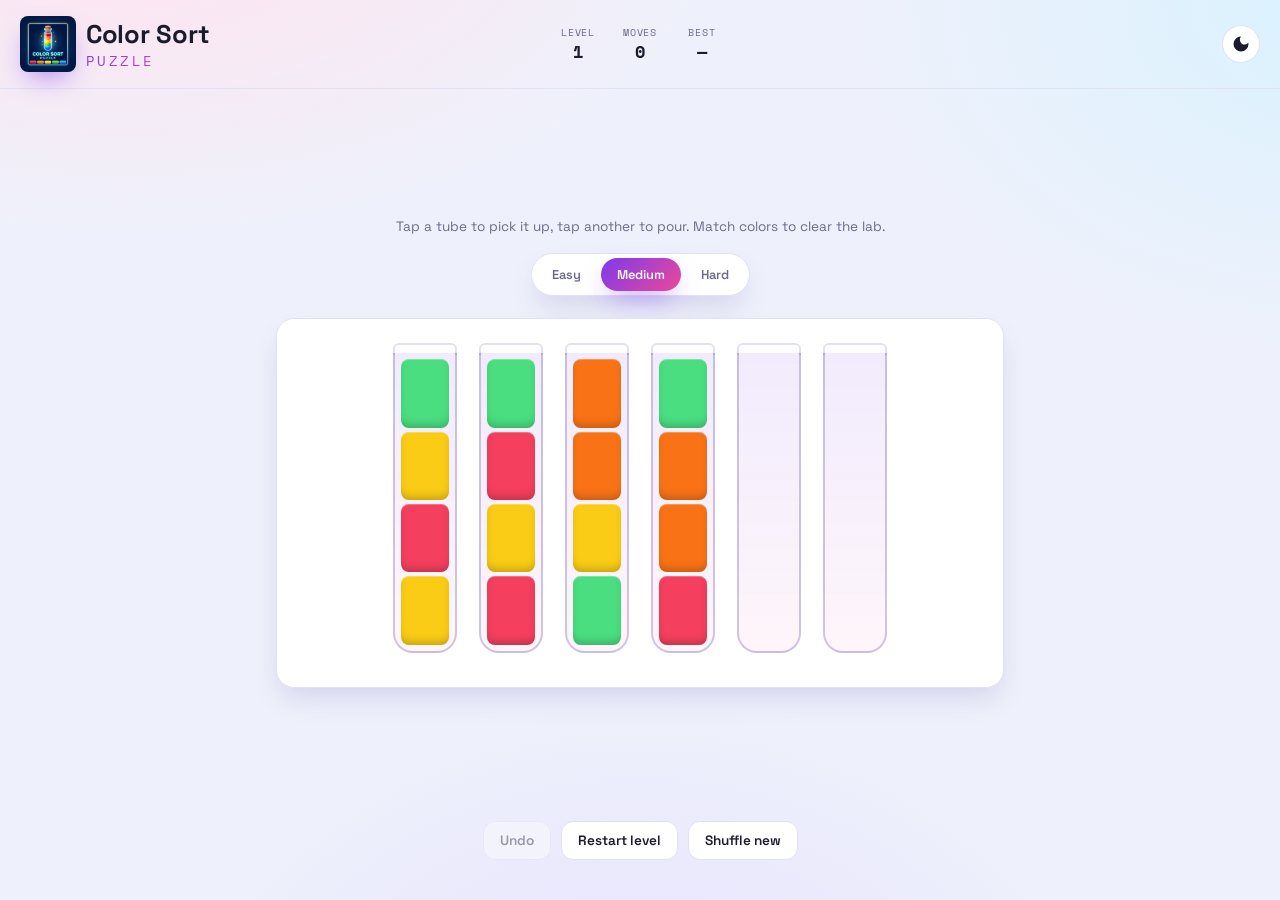
<file: Applications/Games/cubosapiens-games-color-sort-puzzle/index.html>
<!DOCTYPE html>
<html lang="en">

<head>
    <meta charset="UTF-8">
    <meta name="viewport" content="width=device-width, initial-scale=1.0, viewport-fit=cover">
    <title>Color Sort Puzzle Sort the tubes, clear the lab</title>
    <meta name="description"
        content="Color Sort Puzzle: a fast, satisfying browser puzzle game. Pour colors between tubes until every tube holds a single color. Free, no install, works offline.">
    <meta name="theme-color" content="#12141c">


    <meta property="og:type" content="website">
    <meta property="og:title" content="Color Sort Puzzle">
    <meta property="og:description"
        content="Sort the tubes, clear the lab. A quick, satisfying color-sorting puzzle you can play in your browser.">
    <meta property="og:image" content="assets/logo.png">

    <link rel="preconnect" href="https://fonts.googleapis.com">
    <link rel="preconnect" href="https://fonts.gstatic.com" crossorigin>
    <link
        href="https://fonts.googleapis.com/css2?family=Space+Grotesk:wght@500;600;700&family=Space+Mono:wght@400;700&display=swap"
        rel="stylesheet">

    <link rel="stylesheet" href="style.css">
    <link rel="icon" type="image/png" href="assets/logo.png">
</head>

<body data-theme="dark">

    <header class="topbar">
        <div class="brand">
            <span class="brand-mark" aria-hidden="true">
                <img src="assets/logo.png" alt="" width="40" height="40">
            </span>
            <h1>Color&nbsp;Sort<span class="brand-sub">PUZZLE</span></h1>
        </div>

        <div class="stat-cluster" role="group" aria-label="Game stats">
            <div class="stat">
                <span class="stat-label">Level</span>
                <span class="stat-value" id="level-value">1</span>
            </div>
            <div class="stat">
                <span class="stat-label">Moves</span>
                <span class="stat-value" id="moves-value">0</span>
            </div>
            <div class="stat">
                <span class="stat-label">Best</span>
                <span class="stat-value" id="best-value">—</span>
            </div>
        </div>

        <button id="theme-toggle" class="icon-btn" type="button" aria-label="Switch to light mode" aria-pressed="false">
            <svg id="theme-icon" width="20" height="20" viewBox="0 0 24 24" fill="none" aria-hidden="true">
                <path d="M12 3a9 9 0 1 0 9 9c0-.46-.04-.92-.1-1.36A5.5 5.5 0 0 1 12 3Z" fill="currentColor" />
            </svg>
        </button>
    </header>

    <main class="stage">
        <p class="hint" id="game-hint">Tap a tube to pick it up, tap another to pour. Match colors to clear the lab.</p>

        <div class="difficulty-bar" id="difficulty-bar" role="group" aria-label="Difficulty">
            <button class="difficulty-btn" type="button" data-difficulty="easy">Easy</button>
            <button class="difficulty-btn" type="button" data-difficulty="medium">Medium</button>
            <button class="difficulty-btn" type="button" data-difficulty="hard">Hard</button>
        </div>

        <div class="tube-rack-card">
            <div class="tube-rack" id="tube-rack" role="group" aria-label="Puzzle tubes"></div>
        </div>
    </main>

    <div class="celebration-overlay" id="celebration-overlay" hidden>
        <canvas id="confetti-canvas"></canvas>
        <div class="celebration-content">
            <h2>Level cleared! 🎉</h2>
            <p id="celebration-moves"></p>
            <button id="skip-celebration" class="btn primary" type="button">Next level now →</button>
        </div>
    </div>

    <footer class="controls">
        <button id="undo-btn" class="btn" type="button">Undo</button>
        <button id="restart-btn" class="btn" type="button">Restart level</button>
        <button id="new-level-btn" class="btn" type="button">Shuffle new</button>
    </footer>

    <div id="live-region" class="sr-only" role="status" aria-live="polite"></div>

    <script src="script.js"></script>
</body>

</html>
</file>
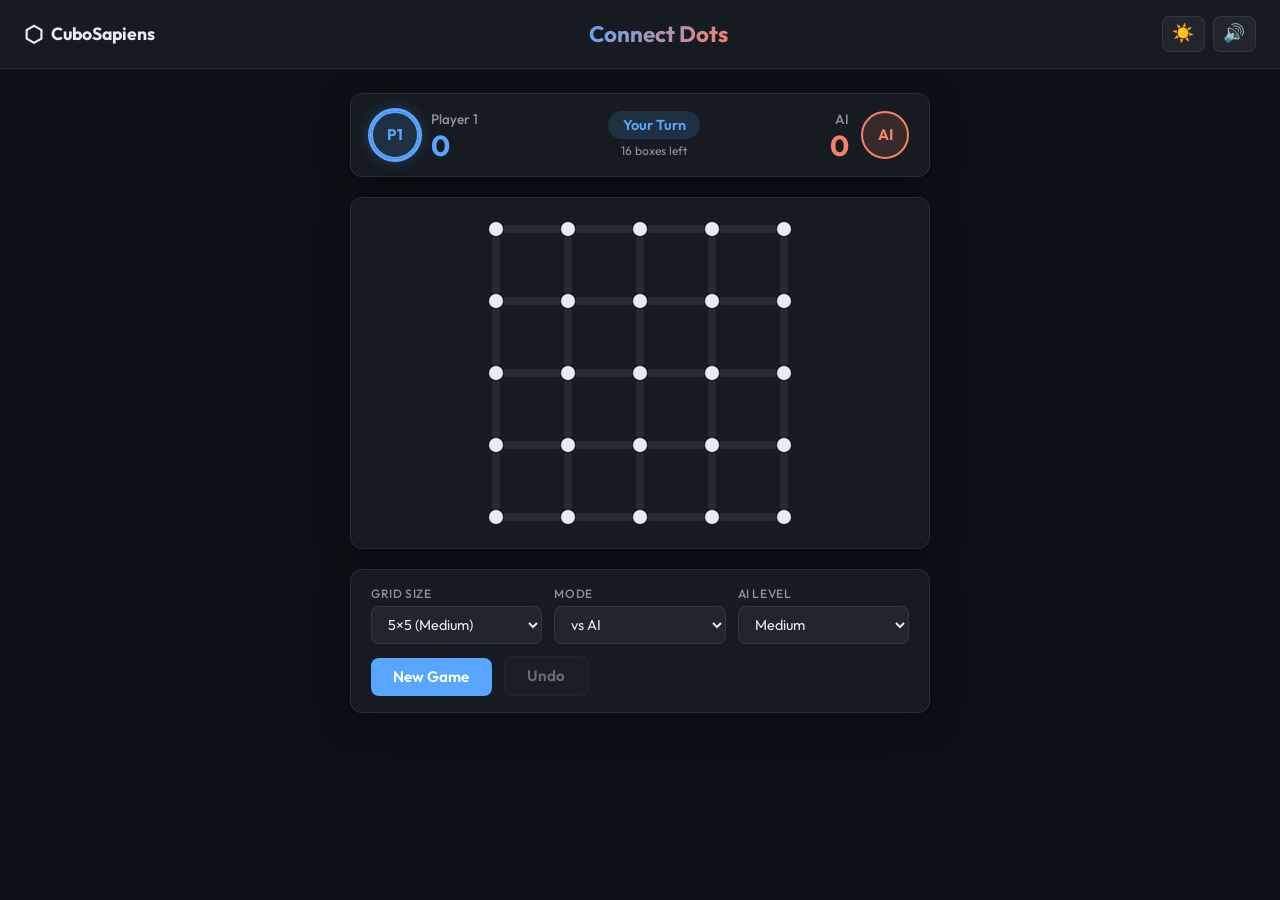
<file: Applications/Games/cubosapiens-games-connect-dots/index.html>
<!DOCTYPE html>
<html lang="en" data-theme="dark">

<head>
    <meta charset="UTF-8">
    <meta name="viewport" content="width=device-width, initial-scale=1.0">
    <meta name="description"
        content="Connect Dots - A classic Dots and Boxes game. Connect dots to form boxes and score points. Play against AI or a friend!">
    <meta name="keywords" content="connect dots, dots and boxes, browser game, puzzle game, strategy game">
    <meta name="author" content="CuboSapiens">
    <meta property="og:title" content="Connect Dots | CuboSapiens">
    <meta property="og:description"
        content="A classic Dots and Boxes game. Connect dots to form boxes and outsmart your opponent!">
    <title>Connect Dots | CuboSapiens</title>
    <link rel="stylesheet" href="style.css">
    <link href="https://fonts.googleapis.com/css2?family=Outfit:wght@300;400;500;600;700&display=swap" rel="stylesheet">
</head>

<body>
    <div class="app" id="app">


        <header class="header" role="banner">
            <div class="header-left">
                <div class="logo">
                    <span class="logo-icon">⬡</span>
                    <span class="logo-text">CuboSapiens</span>
                </div>
            </div>
            <div class="header-center">
                <h1 class="game-title">Connect Dots</h1>
            </div>
            <div class="header-right">
                <button class="icon-btn" id="theme-toggle" aria-label="Toggle dark/light mode" title="Toggle Theme">
                    <span id="theme-icon">☀️</span>
                </button>
                <button class="icon-btn" id="sound-toggle" aria-label="Toggle sound" title="Toggle Sound">
                    <span id="sound-icon">🔊</span>
                </button>
            </div>
        </header>

        <!-- Main Content -->
        <main class="main" role="main">

            <!-- Score Board -->
            <div class="scoreboard" aria-label="Scoreboard">
                <div class="player-score" id="score-p1" aria-label="Player 1 Score">
                    <div class="player-avatar p1-avatar">P1</div>
                    <div class="player-info">
                        <span class="player-name" id="p1-name">Player 1</span>
                        <span class="player-score-val" id="p1-score">0</span>
                    </div>
                </div>

                <div class="game-status-center">
                    <div class="turn-indicator" id="turn-indicator" aria-live="polite">Your Turn</div>
                    <div class="boxes-left" id="boxes-left">24 boxes left</div>
                </div>

                <div class="player-score" id="score-p2" aria-label="Player 2 Score">
                    <div class="player-info right-align">
                        <span class="player-name" id="p2-name">AI</span>
                        <span class="player-score-val" id="p2-score">0</span>
                    </div>
                    <div class="player-avatar p2-avatar">AI</div>
                </div>
            </div>

            <!-- Game Board -->
            <div class="board-wrapper">
                <div class="game-board" id="game-board" role="grid" aria-label="Game Board"></div>
            </div>

            <!-- Controls -->
            <div class="controls">
                <div class="controls-row">
                    <div class="control-group">
                        <label for="grid-size" class="control-label">Grid Size</label>
                        <select id="grid-size" class="control-select" aria-label="Select grid size">
                            <option value="4">4×4 (Easy)</option>
                            <option value="5" selected>5×5 (Medium)</option>
                            <option value="6">6×6 (Hard)</option>
                            <option value="7">7×7 (Expert)</option>
                        </select>
                    </div>
                    <div class="control-group">
                        <label for="game-mode" class="control-label">Mode</label>
                        <select id="game-mode" class="control-select" aria-label="Select game mode">
                            <option value="ai" selected>vs AI</option>
                            <option value="pvp">2 Players</option>
                        </select>
                    </div>
                    <div class="control-group">
                        <label for="ai-difficulty" class="control-label">AI Level</label>
                        <select id="ai-difficulty" class="control-select" aria-label="Select AI difficulty">
                            <option value="easy">Easy</option>
                            <option value="medium" selected>Medium</option>
                            <option value="hard">Hard</option>
                        </select>
                    </div>
                </div>
                <div class="controls-row">
                    <button class="btn btn-primary" id="new-game-btn" aria-label="Start new game">New Game</button>
                    <button class="btn btn-secondary" id="undo-btn" aria-label="Undo last move" disabled>Undo</button>
                </div>
            </div>

        </main>

        <!-- Win Modal -->
        <div class="modal-overlay" id="modal-overlay" role="dialog" aria-modal="true" aria-labelledby="modal-title"
            hidden>
            <div class="modal">
                <div class="modal-emoji" id="modal-emoji">🏆</div>
                <h2 class="modal-title" id="modal-title">Game Over!</h2>
                <p class="modal-subtitle" id="modal-subtitle">Player 1 Wins!</p>
                <div class="modal-scores">
                    <div class="modal-score-item">
                        <span class="modal-score-name" id="modal-p1-name">Player 1</span>
                        <span class="modal-score-val" id="modal-p1-score">0</span>
                    </div>
                    <div class="modal-score-sep">vs</div>
                    <div class="modal-score-item">
                        <span class="modal-score-name" id="modal-p2-name">AI</span>
                        <span class="modal-score-val" id="modal-p2-score">0</span>
                    </div>
                </div>
                <div class="modal-stats" id="modal-stats"></div>
                <div class="modal-buttons">
                    <button class="btn btn-primary" id="play-again-btn">Play Again</button>
                    <button class="btn btn-secondary" id="close-modal-btn">Close</button>
                </div>
            </div>
        </div>

    </div>
    <script src="script.js"></script>
</body>

</html>
</file>
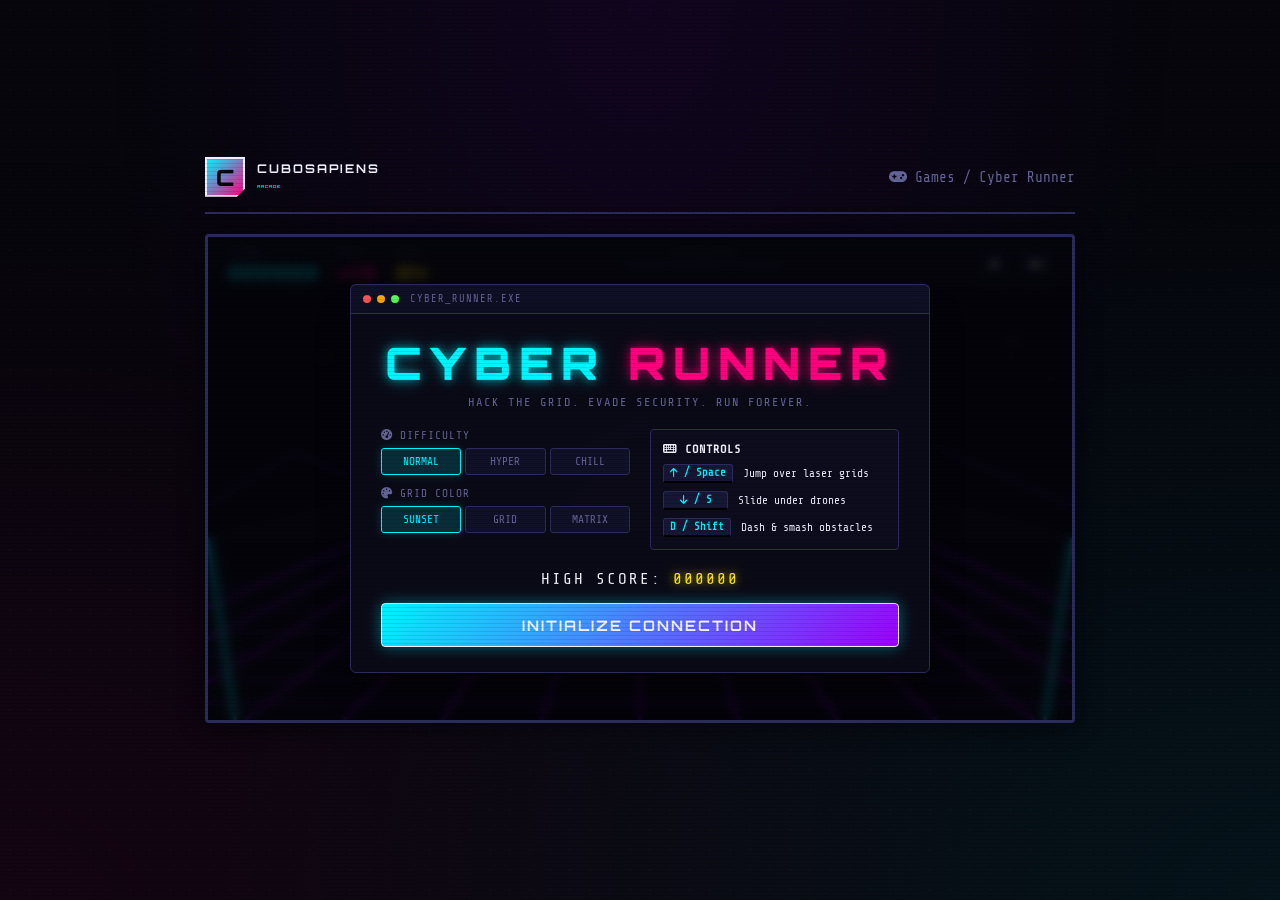
<file: Applications/Games/cubosapiens-games-cyber-runner/index.html>
<!DOCTYPE html>
<html lang="en">
<head>
  <meta charset="UTF-8" />
  <meta name="viewport" content="width=device-width, initial-scale=1.0" />
  <title>Cyber Runner – Endless Neon Arcade Game | CuboSapiens</title>
  <meta name="description" content="Play Cyber Runner, a retro-futuristic cyberpunk endless runner. Jump over laser grids, slide under scanner drones, and dash through firewalls. Play for free!" />
  <meta name="keywords" content="cyber runner, cyberpunk game, retro game, endless runner, arcade game, browser game, neon runner, free online game, cubosapiens" />
  <meta name="author" content="CuboSapiens" />
  <meta name="robots" content="index, follow" />
  
  <link rel="canonical" href="https://cubosapiens.world/games/cyber-runner" />
  
  <!-- Font Awesome -->
  <link rel="stylesheet" href="https://cdnjs.cloudflare.com/ajax/libs/font-awesome/6.5.0/css/all.min.css" />
  <!-- Google Fonts -->
  <link href="https://fonts.googleapis.com/css2?family=Orbitron:wght@400;700;900&family=Share+Tech+Mono&display=swap" rel="stylesheet" />
  
  <!-- Local Styles -->
  <link rel="stylesheet" href="style.css" />
</head>
<body>

  <div class="wrapper">
    <!-- Breadcrumbs and header -->
    <header class="site-header">
      <a href="https://cubosapiens.world" class="logo-slot">
        <div class="logo-box">C</div>
        <div class="site-name">CUBOSAPIENS<br><span style="font-size:0.25rem;letter-spacing:1px;color:var(--nc)">ARCADE</span></div>
      </a>
      <div class="breadcrumb">
        <a href="https://cubosapiens.world/games"><i class="fa-solid fa-gamepad"></i> Games</a> / Cyber Runner
      </div>
    </header>

    <!-- Main Game Board Container -->
    <main class="game-container" id="gameContainer">
      <!-- HUD Overlay -->
      <div class="hud" id="hud">
        <div class="hud-left">
          <div class="stat-box">
            <span class="stat-label">SCORE</span>
            <span class="stat-val font-neon-cyan" id="hudScore">000000</span>
          </div>
          <div class="stat-box">
            <span class="stat-label">MULT</span>
            <span class="stat-val font-neon-pink" id="hudMultiplier">x1.0</span>
          </div>
          <div class="stat-box hidden-mobile">
            <span class="stat-label">DIST</span>
            <span class="stat-val font-neon-yellow" id="hudDistance">0m</span>
          </div>
        </div>
        
        <div class="hud-center">
          <div class="dash-bar-container">
            <span class="dash-label">CYBER-DASH</span>
            <div class="dash-bar">
              <div class="dash-fill" id="dashFill"></div>
            </div>
            <span class="dash-ready-text" id="dashReadyText">READY</span>
          </div>
        </div>

        <div class="hud-right">
          <button class="hud-btn" id="btnPause" title="Pause Game (P)"><i class="fa-solid fa-pause"></i></button>
          <button class="hud-btn" id="btnMute" title="Mute Audio (M)"><i class="fa-solid fa-volume-high"></i></button>
        </div>
      </div>

      <!-- Main Game Canvas -->
      <canvas id="gameCanvas" width="800" height="450"></canvas>

      <!-- Start Menu Overlay -->
      <div class="overlay active" id="startMenu">
        <div class="terminal-header">
          <span class="terminal-dot red"></span>
          <span class="terminal-dot yellow"></span>
          <span class="terminal-dot green"></span>
          <span class="terminal-title">CYBER_RUNNER.EXE</span>
        </div>
        <div class="overlay-content">
          <h1 class="game-title">
            <span class="glow-cyan">CYBER</span>
            <span class="glow-pink">RUNNER</span>
          </h1>
          <p class="tagline">HACK THE GRID. EVADE SECURITY. RUN FOREVER.</p>
          
          <div class="menu-sections">
            <div class="setup-section">
              <div class="form-group">
                <label><i class="fa-solid fa-gauge-high"></i> Difficulty</label>
                <div class="btn-group" id="difficultyGroup">
                  <button class="btn active" data-value="normal">NORMAL</button>
                  <button class="btn" data-value="hard">HYPER</button>
                  <button class="btn" data-value="easy">CHILL</button>
                </div>
              </div>

              <div class="form-group">
                <label><i class="fa-solid fa-palette"></i> Grid Color</label>
                <div class="btn-group" id="colorGroup">
                  <button class="btn active" data-color="neon">SUNSET</button>
                  <button class="btn" data-color="cyan">GRID</button>
                  <button class="btn" data-color="matrix">MATRIX</button>
                </div>
              </div>
            </div>

            <div class="tutorial-section">
              <h3><i class="fa-solid fa-keyboard"></i> Controls</h3>
              <div class="controls-grid">
                <div class="control-item">
                  <span class="key-cap"><i class="fa-solid fa-arrow-up"></i> / Space</span>
                  <span class="action-desc">Jump over laser grids</span>
                </div>
                <div class="control-item">
                  <span class="key-cap"><i class="fa-solid fa-arrow-down"></i> / S</span>
                  <span class="action-desc">Slide under drones</span>
                </div>
                <div class="control-item">
                  <span class="key-cap">D / Shift</span>
                  <span class="action-desc">Dash & smash obstacles</span>
                </div>
              </div>
            </div>
          </div>

          <div class="score-display">
            <span>HIGH SCORE: </span>
            <span class="font-neon-yellow" id="menuHighScore">000000</span>
          </div>

          <button class="btn-primary" id="btnStartGame">INITIALIZE CONNECTION</button>
        </div>
      </div>

      <!-- Pause Menu Overlay -->
      <div class="overlay" id="pauseMenu">
        <div class="overlay-content miniature">
          <h2>CONNECTION PAUSED</h2>
          <div class="btn-vertical-group">
            <button class="btn-primary" id="btnResume">RESUME SESSION</button>
            <button class="btn-secondary" id="btnRestartFromPause">REBOOT GRID</button>
            <button class="btn-secondary" id="btnQuit">ABORT MISSION</button>
          </div>
        </div>
      </div>

      <!-- Game Over Overlay -->
      <div class="overlay" id="gameOverMenu">
        <div class="terminal-header red-bar">
          <span class="terminal-title">ALERT: CONNECTION TERMINATED</span>
        </div>
        <div class="overlay-content">
          <h2 class="alert-title glow-red">SYSTEM OVERLOAD</h2>
          <p class="game-over-reason" id="gameOverReason">Collision detected. Grid connection lost.</p>
          
          <div class="final-stats">
            <div class="stat-card">
              <span class="stat-card-label">FINAL SCORE</span>
              <span class="stat-card-val font-neon-cyan" id="gameOverScore">000000</span>
            </div>
            <div class="stat-card">
              <span class="stat-card-label">DISTANCE</span>
              <span class="stat-card-val font-neon-pink" id="gameOverDistance">0m</span>
            </div>
            <div class="stat-card">
              <span class="stat-card-label">HIGH SCORE</span>
              <span class="stat-card-val font-neon-yellow" id="gameOverHighScore">000000</span>
            </div>
          </div>

          <div class="btn-row">
            <button class="btn-primary" id="btnRestart">RE-INITIALIZE LINK</button>
            <button class="btn-secondary" id="btnMainMenu">EXIT TO TERMINAL</button>
          </div>
        </div>
      </div>

      <!-- Touch Controls for Mobile -->
      <div class="touch-controls" id="touchControls">
        <button class="touch-btn" id="touchJump"><i class="fa-solid fa-chevron-up"></i> JUMP</button>
        <button class="touch-btn" id="touchDash"><i class="fa-solid fa-bolt"></i> DASH</button>
        <button class="touch-btn" id="touchSlide"><i class="fa-solid fa-chevron-down"></i> SLIDE</button>
      </div>
    </main>
  </div>

  <!-- Local Script -->
  <script src="script.js"></script>
</body>
</html>
</file>
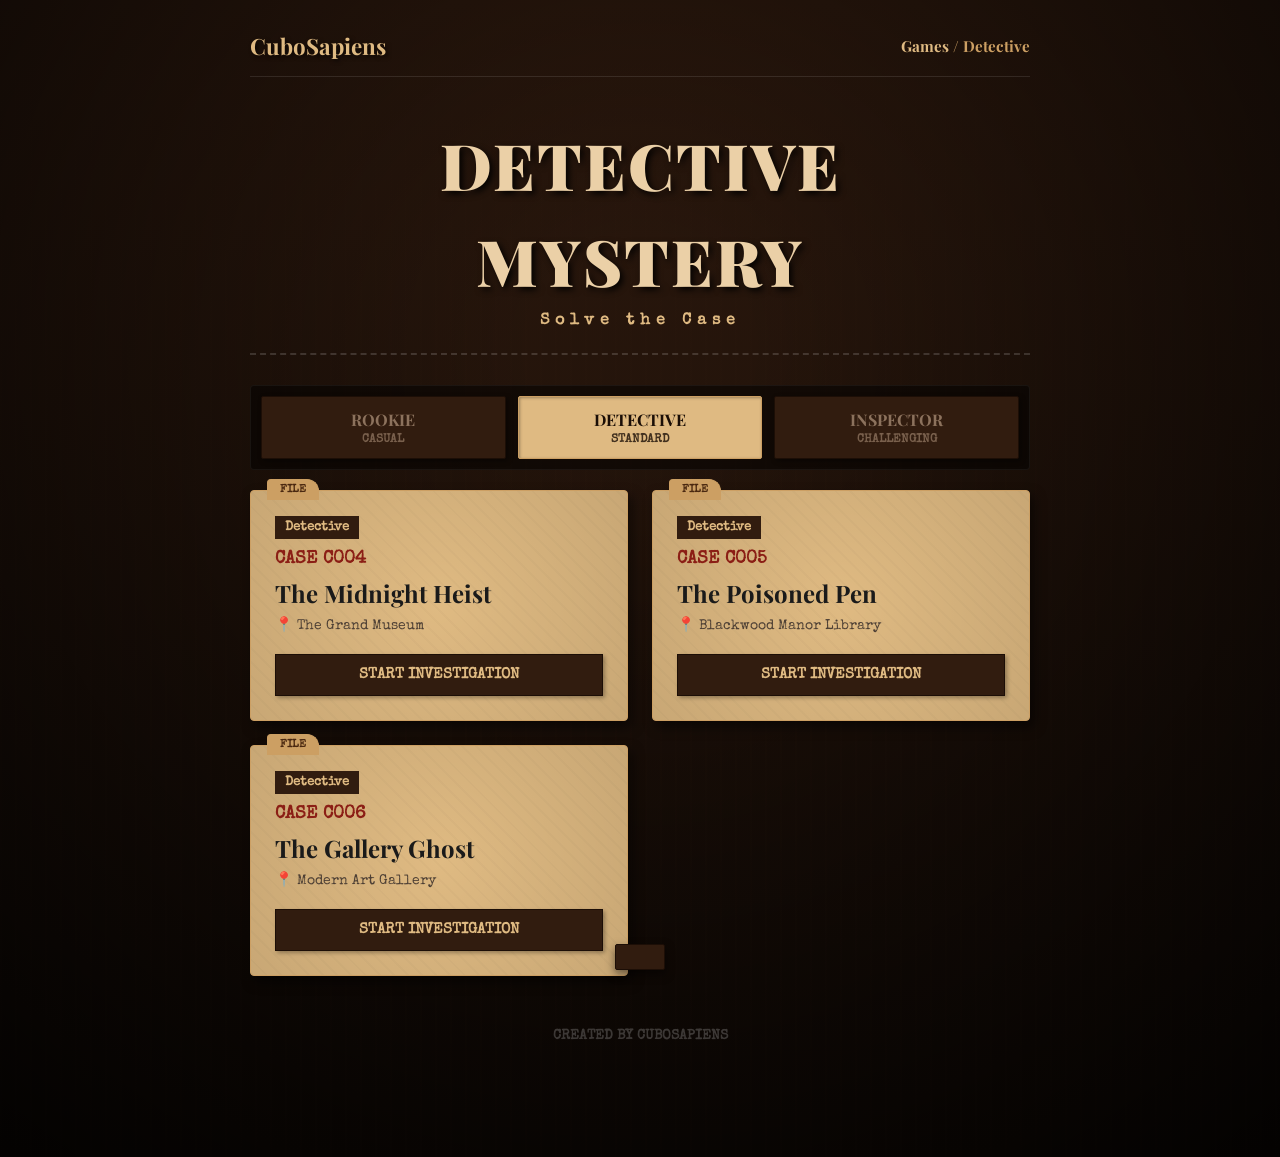
<file: Applications/Games/cubosapiens-games-detective-mystery/index.html>
<!DOCTYPE html>
<html lang="en">
<head>
  <meta charset="UTF-8">
  <meta name="viewport" content="width=device-width, initial-scale=1.0">
  <title>Detective Mystery</title>
  <link rel="preconnect" href="https://fonts.googleapis.com">
  <link rel="preconnect" href="https://fonts.gstatic.com" crossorigin>
  <link href="https://fonts.googleapis.com/css2?family=Playfair+Display:ital,wght@0,400;0,700;0,900;1,400&family=Special+Elite&display=swap" rel="stylesheet">
  <link rel="stylesheet" href="styles.css">
</head>
<body>
  <div class="wrapper">
    <!-- Header -->
    <header class="site-header">
      <a href="/" class="logo-slot">
        <div class="site-name">CuboSapiens</div>
      </a>
      <div class="breadcrumb">
        <a href="/">Games</a> / Detective
      </div>
    </header>

    <!-- Title Block -->
    <div class="title-block">
      <h1 class="game-title"><span class="t1">Detective</span> <span class="t2">Mystery</span></h1>
      <div class="game-sub">Solve the Case</div>
    </div>

    <!-- Lobby UI -->
    <div id="lobby-ui">
      <!-- Difficulty Selector -->
      <div class="setup-row" style="margin-bottom: 20px;">
        <button class="setup-btn" data-diff="easy">ROOKIE<span>Casual</span></button>
        <button class="setup-btn active" data-diff="medium">DETECTIVE<span>Standard</span></button>
        <button class="setup-btn" data-diff="hard">INSPECTOR<span>Challenging</span></button>
      </div>
      
      <!-- Cases Grid -->
      <div id="lobby-cases-grid" class="lobby-cases-grid"></div>
    </div>

    <!-- Game UI -->
    <div id="game-ui" style="display: none;">
    <!-- Case Header -->
    <div class="glass-panel case-header">
      <div class="case-info">
        <div class="case-label">CASE <span id="case-number">C000</span></div>
        <div class="case-number" id="case-title">Case Title</div>
        <div class="case-label" id="case-location">📍 Location</div>
      </div>
      <div class="timer-wrap">
        <div class="timer-display" id="timer-display">0:00</div>
        <div class="timer-label">TIME ELAPSED</div>
      </div>
      <div class="case-right">
        <div class="case-label" id="diff-label">DETECTIVE</div>
        <div class="score-display" id="score-display">0</div>
        <div class="case-label">SCORE</div>
      </div>
    </div>

    <!-- Progress Bar -->
    <div class="glass-panel progress-wrap">
      <div class="progress-label">PROGRESS</div>
      <div class="progress-bar">
        <div class="progress-fill" id="progress-fill"></div>
      </div>
      <div class="progress-count" id="progress-count">0/5</div>
    </div>

    <!-- Status Bar -->
    <div class="glass-panel status-bar">
      <span class="status-icon">🔎</span>
      <span id="status-text">STUDY THE CRIME SCENE</span>
    </div>

    <!-- Tabs Navigation -->
    <div class="tabs-nav">
      <button class="tab-btn active" data-tab="phase-scene">CASE FILE</button>
      <button class="tab-btn" data-tab="phase-suspects">SUSPECTS</button>
      <button class="tab-btn" data-tab="phase-clues">INVESTIGATION</button>
      <button class="tab-btn" data-tab="notebook-tab">NOTEBOOK</button>
    </div>

    <!-- Tab Content -->
    <div class="glass-panel tab-content-wrap">
      <!-- Scene Phase -->
      <div class="phase-section active" id="phase-scene">
        <div class="crime-scene-wrap">
          <div class="crime-scene-header">INCIDENT REPORT</div>
          <div class="crime-scene-text" id="scene-text"></div>
          <div class="crime-scene-header">EVIDENCE RECOVERED</div>
          <div class="evidence-grid" id="evidence-grid"></div>
        </div>
      </div>

      <!-- Suspects Phase -->
      <div class="phase-section" id="phase-suspects">
        <div class="suspects-wrap">
          <div class="section-header">KNOWN SUSPECTS</div>
          <div class="suspects-grid" id="suspects-grid"></div>
        </div>
      </div>

      <!-- Clues Phase -->
      <div class="phase-section" id="phase-clues">
        <div class="clue-phase-wrap">
          <div class="question-box">
            <div class="question-number" id="question-number">CLUE 1 OF 5</div>
            <div class="question-text" id="question-text"></div>
          </div>
          <div class="answer-options" id="answer-options"></div>
          <div class="clue-feedback" id="clue-feedback"></div>
          
          <!-- Hint Panel -->
          <div class="hint-bar" style="margin-top: 16px;">
            <div class="hint-count">HINTS REMAINING: <span id="hints-left">2</span></div>
            <button class="hint-btn" id="btn-hint">USE HINT</button>
          </div>

          <button class="next-btn" id="btn-next-clue" style="margin-top: 16px;">NEXT CLUE</button>

          <!-- Accuse Phase -->
          <div id="phase-accuse" style="display: none; margin-top: 24px; padding-top: 24px; border-top: 1px solid var(--glass-border);">
            <div class="accusation-prompt">Review your notes and select the prime suspect. <strong>This is your final decision.</strong></div>
            <div class="suspect-select-grid" id="suspect-select-grid"></div>
            <button class="confirm-accusation" id="btn-confirm-accuse">CONFIRM ACCUSATION</button>
          </div>
        </div>
      </div>

      <!-- Notebook Tab -->
      <div class="phase-section" id="notebook-tab">
        <div class="notebook-wrap">
          <div class="notebook-title">DETECTIVE NOTEBOOK</div>
          <div class="notebook-entries" id="notebook-entries"></div>
        </div>
      </div>
    </div>

    <!-- Action Buttons -->
    <div class="action-row">
      <button class="act-btn" id="btn-restart"><i>↺</i> RESTART CASE</button>
      <button class="act-btn" id="btn-leave-case"><i>✕</i> LEAVE CASE</button>
    </div>

    <!-- How to Play -->
    <div class="glass-panel htp-wrap">
      <div class="htp-header" id="htp-toggle" aria-expanded="false">
        <span class="htp-icon">ℹ️</span>
        <span class="htp-label">HOW TO PLAY</span>
        <span class="htp-chev" id="htp-chev">▼</span>
      </div>
      <div class="htp-body" id="htp-body">
        <ul>
          <li><strong>Study the Scene:</strong> Read the report and review evidence.</li>
          <li><strong>Evaluate Suspects:</strong> Learn about traits, alibis, and motives.</li>
          <li><strong>Analyze Clues:</strong> Answer questions to deduce the culprit. Correct answers give points. Wrong answers penalize.</li>
          <li><strong>Accuse:</strong> Pick the final suspect based on your deductions.</li>
        </ul>
      </div>
    </div>

    </div> <!-- End Game UI -->

    <!-- Footer -->
    <footer>
      CREATED BY CUBOSAPIENS
    </footer>
  </div>

  <!-- Overlay for Results -->
  <div class="overlay" id="overlay">
    <div class="result-card">
      <span class="res-emoji" id="res-emoji">🏆</span>
      <div class="res-title" id="res-title">CASE CLOSED</div>
      <div class="res-sub" id="res-sub"></div>
      
      <div class="verdict-box">
        <div class="verdict-label">OFFICIAL VERDICT</div>
        <div class="verdict-text" id="verdict-text"></div>
      </div>

      <div class="res-stats">
        <div class="res-stat">
          <span class="res-stat-label">FINAL SCORE</span>
          <span class="res-stat-val" id="res-stat-score">0</span>
        </div>
        <div class="res-stat">
          <span class="res-stat-label">TIME</span>
          <span class="res-stat-val" id="res-stat-time">0:00</span>
        </div>
        <div class="res-stat">
          <span class="res-stat-label">CLUES</span>
          <span class="res-stat-val" id="res-stat-clues">0/5</span>
        </div>
      </div>

      <div class="res-btns">
        <button class="res-btn secondary" id="res-replay">RETRY CASE</button>
        <button class="res-btn primary" id="res-newcase">NEXT CASE</button>
      </div>
    </div>
  </div>

  <!-- Toast Notification -->
  <div class="toast" id="toast"></div>

  <!-- Scripts -->
  <script src="script.js"></script>
</body>
</html>
</file>
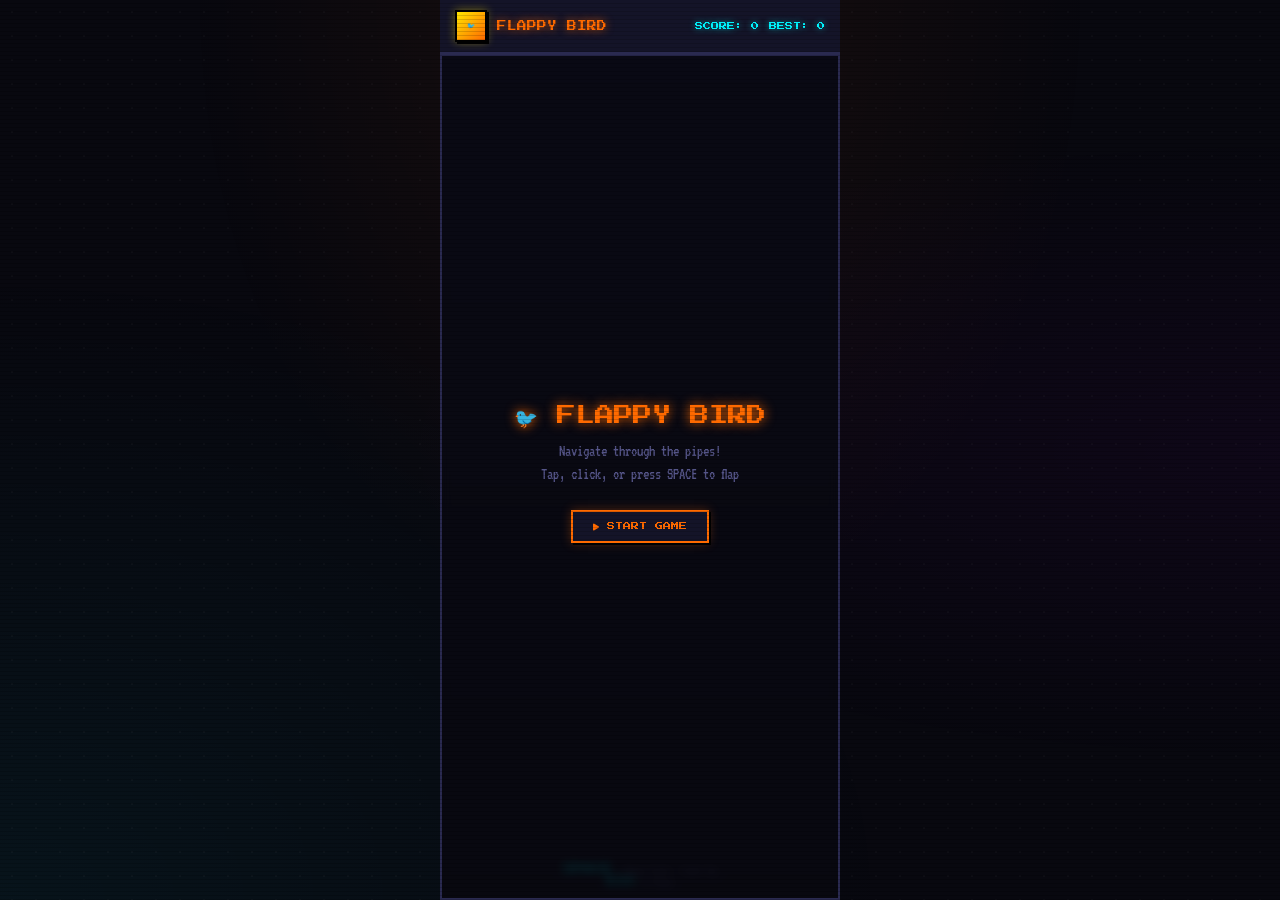
<file: Applications/Games/cubosapiens-games-flappy-bird/index.html>
<!DOCTYPE html>
<html lang="en">
<head>
  <meta charset="UTF-8"/>
  <meta name="viewport" content="width=device-width, initial-scale=1.0, maximum-scale=1.0, user-scalable=no"/>
  <meta name="apple-mobile-web-app-capable" content="yes"/>
  <title>Flappy Bird Clone – Free Retro Arcade Game | CuboSapiens</title>
  <meta name="description" content="Play Flappy Bird Clone free at CuboSapiens. Navigate through pipes in this addictive arcade game. No download, no login required."/>
  <meta name="keywords" content="flappy bird, bird game, arcade game, free bird game, retro arcade, cubosapiens, flappy clone"/>
  <meta name="author" content="CuboSapiens"/>
  <meta name="robots" content="index, follow"/>
  <link rel="canonical" href="https://cubosapiens.world/games/flappy-bird-clone"/>
  <meta property="og:type" content="website"/>
  <meta property="og:url" content="https://cubosapiens.world/games/flappy-bird-clone"/>
  <meta property="og:title" content="Flappy Bird Clone – Free Retro Arcade | CuboSapiens"/>
  <meta property="og:description" content="Navigate through pipes in this addictive Flappy Bird clone. Free forever on CuboSapiens."/>
  <meta property="og:image" content="https://cubosapiens.world/games/flappy-bird-clone/og-image.png"/>
  <meta property="og:site_name" content="CuboSapiens"/>
  <meta name="twitter:card" content="summary_large_image"/>
  <meta name="twitter:title" content="Flappy Bird Clone – Free Retro Arcade | CuboSapiens"/>
  <meta name="twitter:description" content="Addictive bird flying action. Free forever on CuboSapiens."/>
  <meta name="twitter:image" content="https://cubosapiens.world/games/flappy-bird-clone/og-image.png"/>
  <script type="application/ld+json">
    {
      "@context": "https://schema.org",
      "@type": "Game",
      "name": "Flappy Bird Clone",
      "description": "Navigate a bird through pipes in this classic arcade-style game.",
      "url": "https://cubosapiens.world/games/flappy-bird-clone",
      "publisher": {
        "@type": "Organization",
        "name": "CuboSapiens",
        "url": "https://cubosapiens.world"
      },
      "genre": "Arcade",
      "playMode": "SinglePlayer"
    }
  </script>
  <link rel="stylesheet" href="https://cdnjs.cloudflare.com/ajax/libs/font-awesome/6.5.0/css/all.min.css"/>
  <link href="https://fonts.googleapis.com/css2?family=Press+Start+2P&family=VT323&display=swap" rel="stylesheet"/>
  <style>
    :root {
      --bg0: #08080f;
      --bg1: #0f0f1a;
      --bg2: #141428;
      --bg3: #1a1a38;
      --ny: #ffe600;
      --np: #ff2d78;
      --nc: #00f5ff;
      --ng: #39ff14;
      --nv: #bf00ff;
      --no: #ff6a00;
      --text: #f0f0ff;
      --muted: #555588;
      --dim: #2a2a50;
      --b1: #2a2a50;
      --b2: #44449a;
    }
    *, *::before, *::after {
      box-sizing: border-box;
      margin: 0;
      padding: 0;
    }

    html { font-size: 16px; }

    body {
      background: var(--bg0);
      color: var(--text);
      font-family: 'VT323', monospace;
      font-size: 1.1rem;
      min-height: 100vh;
      display: flex;
      flex-direction: column;
      align-items: center;
      padding: 0;
      background-image: radial-gradient(circle, rgba(255,255,255,0.025) 1px, transparent 1px);
      background-size: 24px 24px;
      background-attachment: fixed;
      overflow: hidden;
    }

    body::before {
      content: '';
      position: fixed;
      inset: 0;
      pointer-events: none;
      z-index: 0;
      background:
        radial-gradient(ellipse at 50% 0%, rgba(255,106,0,0.07) 0%, transparent 50%),
        radial-gradient(ellipse at 0% 100%, rgba(0,245,255,0.05) 0%, transparent 50%),
        radial-gradient(ellipse at 100% 50%, rgba(191,0,255,0.04) 0%, transparent 50%);
    }

    body::after {
      content: '';
      position: fixed;
      inset: 0;
      pointer-events: none;
      z-index: 2;
      background: repeating-linear-gradient(0deg, rgba(0,0,0,0.15) 0px, rgba(0,0,0,0.15) 1px, transparent 1px, transparent 4px);
    }

    body > * { position: relative; z-index: 1; }

    .game-container {
      width: 100%;
      max-width: 400px;
      height: 100vh;
      display: flex;
      flex-direction: column;
      position: relative;
    }

    .game-header {
      display: flex;
      align-items: center;
      justify-content: space-between;
      padding: 10px 15px;
      background: var(--bg2);
      border-bottom: 2px solid var(--b1);
    }

    .logo-section {
      display: flex;
      align-items: center;
      gap: 10px;
    }

    .logo-box {
      width: 32px;
      height: 32px;
      background: linear-gradient(135deg, var(--ny), var(--no));
      display: flex;
      align-items: center;
      justify-content: center;
      font-family: 'Press Start 2P', monospace;
      font-size: 0.4rem;
      color: #000;
      border: 2px solid #000;
      box-shadow: 2px 2px 0 #000, 0 0 10px rgba(255,230,0,0.4);
    }

    .game-title {
      font-family: 'Press Start 2P', monospace;
      font-size: 0.6rem;
      color: var(--no);
      text-shadow: 0 0 8px rgba(255,106,0,0.8);
    }
    .score-board {
      display: flex;
      gap: 10px;
      font-family: 'Press Start 2P', monospace;
      font-size: 0.5rem;
    }

    .score-item {
      color: var(--nc);
      text-shadow: 0 0 6px rgba(0,245,255,0.6);
    }

    .game-canvas {
      flex: 1;
      background: linear-gradient(180deg, var(--bg1) 0%, var(--bg2) 100%);
      border: 2px solid var(--b1);
      position: relative;
      overflow: hidden;
    }

    canvas {
      width: 100%;
      height: 100%;
      display: block;
      image-rendering: pixelated;
    }

    .game-overlay {
      position: absolute;
      inset: 0;
      display: flex;
      flex-direction: column;
      align-items: center;
      justify-content: center;
      background: rgba(8, 8, 15, 0.85);
      backdrop-filter: blur(4px);
      z-index: 10;
      text-align: center;
      padding: 20px;
    }

    .overlay-hidden { display: none; }

    .overlay-title {
      font-family: 'Press Start 2P', monospace;
      font-size: 1.2rem;
      margin-bottom: 10px;
      text-shadow: 0 0 12px currentColor;
    }

    .start-title { color: var(--no); }
    .pause-title { color: var(--nc); }
    .gameover-title { color: var(--np); }

    .overlay-subtitle {
      font-size: 1rem;
      color: var(--muted);
      margin-bottom: 20px;
      line-height: 1.4;
    }

    .overlay-score {
      font-family: 'Press Start 2P', monospace;
      font-size: 0.8rem;
      color: var(--ny);
      margin-bottom: 15px;
    }

    .game-btn {
      background: var(--bg2);
      border: 2px solid var(--b1);
      box-shadow: 2px 2px 0 #000;
      color: var(--text);
      font-family: 'Press Start 2P', monospace;
      font-size: 0.5rem;
      padding: 10px 20px;
      cursor: pointer;
      transition: all 0.12s;
      margin: 5px;
    }

    .game-btn:hover {
      transform: translateY(-2px);
      box-shadow: 2px 4px 0 #000;
    }
    .btn-primary {
      border-color: var(--no);
      color: var(--no);
      box-shadow: 2px 2px 0 #000, 0 0 10px rgba(255,106,0,0.3);
    }

    .btn-primary:hover {
      background: rgba(255,106,0,0.12);
      box-shadow: 2px 4px 0 #000, 0 0 16px rgba(255,106,0,0.5);
    }

    .controls-info {
      position: absolute;
      bottom: 10px;
      left: 50%;
      transform: translateX(-50%);
      font-size: 0.7rem;
      color: var(--muted);
      text-align: center;
      z-index: 5;
    }

    .controls-info span {
      color: var(--nc);
      font-family: 'Press Start 2P', monospace;
      font-size: 0.6rem;
    }

    @media (max-width: 480px) {
      .game-container { max-width: 100%; }
      .overlay-title { font-size: 1rem; }
      .game-btn { font-size: 0.45rem; padding: 8px 16px; }
    }

    @media (max-height: 600px) {
      .game-header { padding: 8px 15px; }
      .overlay-title { font-size: 0.9rem; }
      .overlay-subtitle { font-size: 0.8rem; margin-bottom: 15px; }
    }

    .toast {
      position: fixed;
      top: 20px;
      left: 50%;
      transform: translateX(-50%) translateY(-60px);
      background: var(--bg2);
      border: 2px solid var(--ng);
      box-shadow: 2px 2px 0 #000, 0 0 12px rgba(57,255,20,0.4);
      padding: 8px 16px;
      font-family: 'Press Start 2P', monospace;
      font-size: 0.4rem;
      color: var(--ng);
      transition: transform 0.3s ease;
      z-index: 100;
    }

    .toast.show {
      transform: translateX(-50%) translateY(0);
    }

    /* Accessibility */
    .visually-hidden {
      position: absolute;
      width: 1px;
      height: 1px;
      padding: 0;
      margin: -1px;
      overflow: hidden;
      clip: rect(0, 0, 0, 0);
      white-space: nowrap;
      border: 0;
    }
  </style>
</head>
<body>
  <div class="game-container">
    <!-- Header -->
    <header class="game-header">
      <div class="logo-section">
        <div class="logo-box">🐦</div>
        <div class="game-title">FLAPPY BIRD</div>
      </div>
      <div class="score-board">
        <div class="score-item">SCORE: <span id="current-score">0</span></div>
        <div class="score-item">BEST: <span id="best-score">0</span></div>
      </div>
    </header>

    <!-- Game Canvas -->
    <div class="game-canvas">
      <canvas id="gameCanvas" width="400" height="600"></canvas>
      
      <!-- Start Screen -->
      <div id="start-overlay" class="game-overlay">
        <div class="overlay-title start-title">🐦 FLAPPY BIRD</div>
        <div class="overlay-subtitle">
          Navigate through the pipes!<br>
          Tap, click, or press SPACE to flap
        </div>
        <button id="start-btn" class="game-btn btn-primary">
          <i class="fa-solid fa-play"></i> START GAME
        </button>
      </div>

      <!-- Pause Screen -->
      <div id="pause-overlay" class="game-overlay overlay-hidden">
        <div class="overlay-title pause-title">⏸️ PAUSED</div>
        <div class="overlay-subtitle">
          Press ESC or click Resume to continue
        </div>
        <button id="resume-btn" class="game-btn btn-primary">
          <i class="fa-solid fa-play"></i> RESUME
        </button>
      </div>

      <!-- Game Over Screen -->
      <div id="gameover-overlay" class="game-overlay overlay-hidden">
        <div class="overlay-title gameover-title">💀 GAME OVER</div>
        <div class="overlay-score">
          Score: <span id="final-score">0</span>
        </div>
        <div id="new-record" class="overlay-subtitle" style="display: none; color: var(--ny);">
          🏆 NEW BEST SCORE!
        </div>
        <div class="overlay-subtitle">
          Press SPACE or click to try again
        </div>
        <button id="restart-btn" class="game-btn btn-primary">
          <i class="fa-solid fa-rotate-left"></i> PLAY AGAIN
        </button>
      </div>

      <!-- Controls Info -->
      <div class="controls-info">
        <span>SPACE</span> • Mouse Click • Touch Tap<br>
        <span>ESC</span> to Pause
      </div>
    </div>
  </div>

  <!-- Toast Notifications -->
  <div id="toast" class="toast" role="alert" aria-live="assertive"></div>
  
  <!-- Screen Reader Announcements -->
  <div id="aria-announcer" class="visually-hidden" aria-live="polite"></div>
  <script>
    'use strict';

    // Game Constants
    const GRAVITY = 0.25;
    const JUMP_FORCE = -4.2;
    const TERMINAL_VELOCITY = 5;
    const PIPE_WIDTH = 60;
    const PIPE_GAP = 240;
    const PIPE_SPEED = 1.5;
    const BIRD_SIZE = 20;
    const SPAWN_DELAY = 180; // frames between pipes

    // Game State
    let gameState = 'start'; // start, playing, paused, gameover
    let canvas, ctx;
    let lastTime = 0;
    let frameCount = 0;
    
    // Game Objects
    let bird = {
      x: 80,
      y: 0,
      width: BIRD_SIZE,
      height: BIRD_SIZE,
      velocity: 0,
      rotation: 0
    };

    let pipes = [];
    let particles = [];
    let score = 0;
    let bestScore = 0;

    // DOM Elements
    let startOverlay, pauseOverlay, gameoverOverlay;
    let currentScoreEl, bestScoreEl, finalScoreEl;
    let toast, ariaAnnouncer;

    // Initialize Game
    function init() {
      canvas = document.getElementById('gameCanvas');
      ctx = canvas.getContext('2d');
      
      // Set canvas size
      resizeCanvas();
      
      // Get DOM elements
      startOverlay = document.getElementById('start-overlay');
      pauseOverlay = document.getElementById('pause-overlay');
      gameoverOverlay = document.getElementById('gameover-overlay');
      currentScoreEl = document.getElementById('current-score');
      bestScoreEl = document.getElementById('best-score');
      finalScoreEl = document.getElementById('final-score');
      toast = document.getElementById('toast');
      ariaAnnouncer = document.getElementById('aria-announcer');

      // Load saved best score
      bestScore = parseInt(localStorage.getItem('flappy-bird-best') || '0');
      bestScoreEl.textContent = bestScore;

      // Event listeners
      setupEventListeners();
      
      // Start render loop
      requestAnimationFrame(gameLoop);
      
      resetGame();
    }

    function resizeCanvas() {
      const rect = canvas.getBoundingClientRect();
      canvas.width = rect.width;
      canvas.height = rect.height;
      
      // Reset bird position
      bird.x = canvas.width * 0.2;
      bird.y = canvas.height * 0.5;
    }
    function setupEventListeners() {
      // Buttons
      document.getElementById('start-btn').addEventListener('click', startGame);
      document.getElementById('resume-btn').addEventListener('click', resumeGame);
      document.getElementById('restart-btn').addEventListener('click', startGame);

      // Input controls
      document.addEventListener('keydown', handleKeyDown);
      canvas.addEventListener('click', handleClick);
      canvas.addEventListener('touchstart', handleTouch, { passive: true });
      
      // Window events
      window.addEventListener('resize', resizeCanvas);
      window.addEventListener('blur', () => {
        if (gameState === 'playing') pauseGame();
      });
    }

    function handleKeyDown(e) {
      switch(e.code) {
        case 'Space':
          e.preventDefault();
          if (gameState === 'playing') jump();
          else if (gameState === 'gameover') startGame();
          break;
        case 'Escape':
          e.preventDefault();
          if (gameState === 'playing') pauseGame();
          else if (gameState === 'paused') resumeGame();
          break;
        case 'Enter':
          e.preventDefault();
          if (gameState === 'start') startGame();
          else if (gameState === 'gameover') startGame();
          break;
      }
    }

    function handleClick(e) {
      e.preventDefault();
      if (gameState === 'playing') jump();
    }

    function handleTouch(e) {
      e.preventDefault();
      if (gameState === 'playing') jump();
    }

    function jump() {
      bird.velocity = JUMP_FORCE;
      // Immediate upward rotation for responsive feel
      bird.rotation = -0.4;
      
      // Create jump particles
      for(let i = 0; i < 3; i++) {
        particles.push({
          x: bird.x + bird.width/2,
          y: bird.y + bird.height,
          vx: (Math.random() - 0.5) * 4,
          vy: Math.random() * 2 + 1,
          life: 20,
          maxLife: 20,
          color: '#00f5ff'
        });
      }
    }
    function startGame() {
      gameState = 'playing';
      resetGame();
      hideAllOverlays();
      showToast('Game Started!');
      announceToScreenReader('Game started. Current score: 0');
    }

    function pauseGame() {
      if (gameState !== 'playing') return;
      gameState = 'paused';
      showOverlay('pause');
      showToast('Game Paused');
    }

    function resumeGame() {
      if (gameState !== 'paused') return;
      gameState = 'playing';
      hideAllOverlays();
      showToast('Game Resumed');
    }

    function gameOver() {
      gameState = 'gameover';
      
      // Check for new best score
      let isNewRecord = false;
      if (score > bestScore) {
        bestScore = score;
        bestScoreEl.textContent = bestScore;
        localStorage.setItem('flappy-bird-best', bestScore.toString());
        document.getElementById('new-record').style.display = 'block';
        isNewRecord = true;
      } else {
        document.getElementById('new-record').style.display = 'none';
      }

      finalScoreEl.textContent = score;
      showOverlay('gameover');
      
      if (isNewRecord) {
        showToast('NEW BEST SCORE!');
        announceToScreenReader(`Game over! New best score: ${score}`);
      } else {
        showToast('Game Over');
        announceToScreenReader(`Game over! Score: ${score}. Best: ${bestScore}`);
      }
      
      // Death particles
      for(let i = 0; i < 10; i++) {
        particles.push({
          x: bird.x + bird.width/2,
          y: bird.y + bird.height/2,
          vx: (Math.random() - 0.5) * 8,
          vy: (Math.random() - 0.5) * 8,
          life: 40,
          maxLife: 40,
          color: '#ff2d78'
        });
      }
    }

    function resetGame() {
      bird.x = canvas.width * 0.2;
      bird.y = canvas.height * 0.5;
      bird.velocity = 0;
      bird.rotation = 0;
      pipes = [];
      particles = [];
      score = 0;
      frameCount = 0;
      currentScoreEl.textContent = score;
    }
    function showOverlay(type) {
      hideAllOverlays();
      document.getElementById(`${type}-overlay`).classList.remove('overlay-hidden');
    }

    function hideAllOverlays() {
      startOverlay.classList.add('overlay-hidden');
      pauseOverlay.classList.add('overlay-hidden');
      gameoverOverlay.classList.add('overlay-hidden');
    }

    function showToast(message) {
      toast.textContent = message;
      toast.classList.add('show');
      setTimeout(() => toast.classList.remove('show'), 2000);
    }

    function announceToScreenReader(message) {
      ariaAnnouncer.textContent = message;
    }

    // Game Logic
    function update(deltaTime) {
      if (gameState !== 'playing') return;

      frameCount++;

      // Update bird
      bird.velocity += GRAVITY;
      
      // Apply terminal velocity
      if (bird.velocity > TERMINAL_VELOCITY) {
        bird.velocity = TERMINAL_VELOCITY;
      }
      
      bird.y += bird.velocity;
      
      // Smoother bird rotation based on velocity
      if (bird.velocity < -2) {
        // Rising - point slightly upward
        bird.rotation = Math.max(bird.rotation - 0.15, -0.5);
      } else {
        // Falling - gradually point downward
        bird.rotation = Math.min(bird.rotation + 0.08, 1.2);
      }

      // Generate pipes
      if (frameCount % SPAWN_DELAY === 0) {
        spawnPipe();
      }

      // Update pipes
      for (let i = pipes.length - 1; i >= 0; i--) {
        const pipe = pipes[i];
        
        // Progressive difficulty: increase speed gradually every 10 points (max 40% increase)
        const speedMultiplier = 1 + Math.min(0.4, Math.floor(score / 10) * 0.08);
        pipe.x -= PIPE_SPEED * speedMultiplier;

        // Remove off-screen pipes
        if (pipe.x + PIPE_WIDTH < 0) {
          pipes.splice(i, 1);
          continue;
        }

        // Check scoring
        if (!pipe.scored && pipe.x + PIPE_WIDTH < bird.x) {
          pipe.scored = true;
          score++;
          currentScoreEl.textContent = score;
          announceToScreenReader(`Score: ${score}`);
          
          // Score particles
          for(let j = 0; j < 5; j++) {
            particles.push({
              x: pipe.x + PIPE_WIDTH/2,
              y: pipe.gapY + PIPE_GAP/2,
              vx: (Math.random() - 0.5) * 6,
              vy: (Math.random() - 0.5) * 6,
              life: 30,
              maxLife: 30,
              color: '#ffe600'
            });
          }
        }

        // Check collision
        if (checkCollision(bird, pipe)) {
          gameOver();
          return;
        }
      }

      // Check boundaries
      if (bird.y < 0 || bird.y + bird.height > canvas.height) {
        gameOver();
        return;
      }

      // Update particles
      updateParticles();
    }
    function spawnPipe() {
      // Better gap positioning - ensure pipes are always passable
      const minBuffer = Math.max(60, canvas.height * 0.12);
      const maxBuffer = Math.max(60, canvas.height * 0.12);
      const minGapY = minBuffer;
      const maxGapY = canvas.height - PIPE_GAP - maxBuffer;
      
      // Ensure we have enough space for a reasonable gap
      if (maxGapY <= minGapY) {
        // Fallback for very small screens - center the gap
        const centerY = canvas.height / 2;
        const gapY = centerY - PIPE_GAP / 2;
        pipes.push({
          x: canvas.width,
          gapY: Math.max(minBuffer, Math.min(canvas.height - PIPE_GAP - minBuffer, gapY)),
          scored: false
        });
        return;
      }
      
      // Bias toward center positions for better playability
      const center = (minGapY + maxGapY) / 2;
      const range = (maxGapY - minGapY) * 0.7; // Use 70% of available range
      const randomOffset = (Math.random() - 0.5) * range;
      const gapY = center + randomOffset;

      pipes.push({
        x: canvas.width,
        gapY: Math.max(minGapY, Math.min(maxGapY, gapY)),
        scored: false
      });
    }

    function updateParticles() {
      for (let i = particles.length - 1; i >= 0; i--) {
        const particle = particles[i];
        particle.x += particle.vx;
        particle.y += particle.vy;
        particle.vy += 0.2; // gravity
        particle.life--;

        if (particle.life <= 0) {
          particles.splice(i, 1);
        }
      }
    }

    function checkCollision(bird, pipe) {
      // Simple AABB collision detection
      const birdLeft = bird.x;
      const birdRight = bird.x + bird.width;
      const birdTop = bird.y;
      const birdBottom = bird.y + bird.height;

      const pipeLeft = pipe.x;
      const pipeRight = pipe.x + PIPE_WIDTH;
      const topPipeBottom = pipe.gapY;
      const bottomPipeTop = pipe.gapY + PIPE_GAP;

      // Check if bird is in pipe's horizontal range
      if (birdRight > pipeLeft && birdLeft < pipeRight) {
        // Check if bird hits top or bottom pipe
        if (birdTop < topPipeBottom || birdBottom > bottomPipeTop) {
          return true;
        }
      }

      return false;
    }

    // Rendering
    function render() {
      // Clear canvas
      ctx.fillStyle = 'rgba(15, 15, 26, 0.3)';
      ctx.fillRect(0, 0, canvas.width, canvas.height);

      // Draw background gradient
      const gradient = ctx.createLinearGradient(0, 0, 0, canvas.height);
      gradient.addColorStop(0, 'rgba(26, 26, 56, 0.8)');
      gradient.addColorStop(1, 'rgba(15, 15, 26, 0.9)');
      ctx.fillStyle = gradient;
      ctx.fillRect(0, 0, canvas.width, canvas.height);

      if (gameState === 'playing' || gameState === 'paused' || gameState === 'gameover') {
        drawPipes();
        drawParticles();
        drawBird();
      }
    }
    function drawBird() {
      ctx.save();
      
      // Move to bird center for rotation
      ctx.translate(bird.x + bird.width/2, bird.y + bird.height/2);
      ctx.rotate(bird.rotation);

      // Draw bird glow
      ctx.shadowColor = '#00f5ff';
      ctx.shadowBlur = 10;
      
      // Draw bird body
      ctx.fillStyle = '#00f5ff';
      ctx.fillRect(-bird.width/2, -bird.height/2, bird.width, bird.height);
      
      // Draw bird border
      ctx.strokeStyle = '#ffffff';
      ctx.lineWidth = 2;
      ctx.strokeRect(-bird.width/2, -bird.height/2, bird.width, bird.height);

      ctx.restore();
    }

    function drawPipes() {
      pipes.forEach(pipe => {
        // Top pipe
        drawPipe(pipe.x, 0, PIPE_WIDTH, pipe.gapY);
        
        // Bottom pipe
        drawPipe(pipe.x, pipe.gapY + PIPE_GAP, PIPE_WIDTH, canvas.height - pipe.gapY - PIPE_GAP);
      });
    }

    function drawPipe(x, y, width, height) {
      // Pipe gradient
      const gradient = ctx.createLinearGradient(x, 0, x + width, 0);
      gradient.addColorStop(0, '#ff6a00');
      gradient.addColorStop(0.5, '#ff8533');
      gradient.addColorStop(1, '#ff6a00');

      // Pipe glow
      ctx.shadowColor = '#ff6a00';
      ctx.shadowBlur = 15;

      // Draw pipe
      ctx.fillStyle = gradient;
      ctx.fillRect(x, y, width, height);

      // Pipe border
      ctx.shadowBlur = 0;
      ctx.strokeStyle = '#ffffff';
      ctx.lineWidth = 2;
      ctx.strokeRect(x, y, width, height);

      // Pipe cap (wider part at the gap)
      if (y === 0) {
        // Top pipe cap
        const capHeight = 30;
        const capWidth = width + 10;
        const capX = x - 5;
        const capY = height - capHeight;
        
        ctx.fillStyle = gradient;
        ctx.shadowColor = '#ff6a00';
        ctx.shadowBlur = 15;
        ctx.fillRect(capX, capY, capWidth, capHeight);
        ctx.shadowBlur = 0;
        ctx.strokeRect(capX, capY, capWidth, capHeight);
      } else {
        // Bottom pipe cap
        const capHeight = 30;
        const capWidth = width + 10;
        const capX = x - 5;
        
        ctx.fillStyle = gradient;
        ctx.shadowColor = '#ff6a00';
        ctx.shadowBlur = 15;
        ctx.fillRect(capX, y, capWidth, capHeight);
        ctx.shadowBlur = 0;
        ctx.strokeRect(capX, y, capWidth, capHeight);
      }
    }
    function drawParticles() {
      particles.forEach(particle => {
        const alpha = particle.life / particle.maxLife;
        
        ctx.save();
        ctx.globalAlpha = alpha;
        ctx.shadowColor = particle.color;
        ctx.shadowBlur = 5;
        
        ctx.fillStyle = particle.color;
        ctx.fillRect(particle.x - 2, particle.y - 2, 4, 4);
        
        ctx.restore();
      });
    }

    // Game Loop
    function gameLoop(currentTime) {
      const deltaTime = currentTime - lastTime;
      lastTime = currentTime;

      update(deltaTime);
      render();

      requestAnimationFrame(gameLoop);
    }

    // Initialize game when DOM is loaded
    if (document.readyState === 'loading') {
      document.addEventListener('DOMContentLoaded', init);
    } else {
      init();
    }

    // Handle page visibility change
    document.addEventListener('visibilitychange', () => {
      if (document.hidden && gameState === 'playing') {
        pauseGame();
      }
    });
  </script>
</body>
</html>
</file>
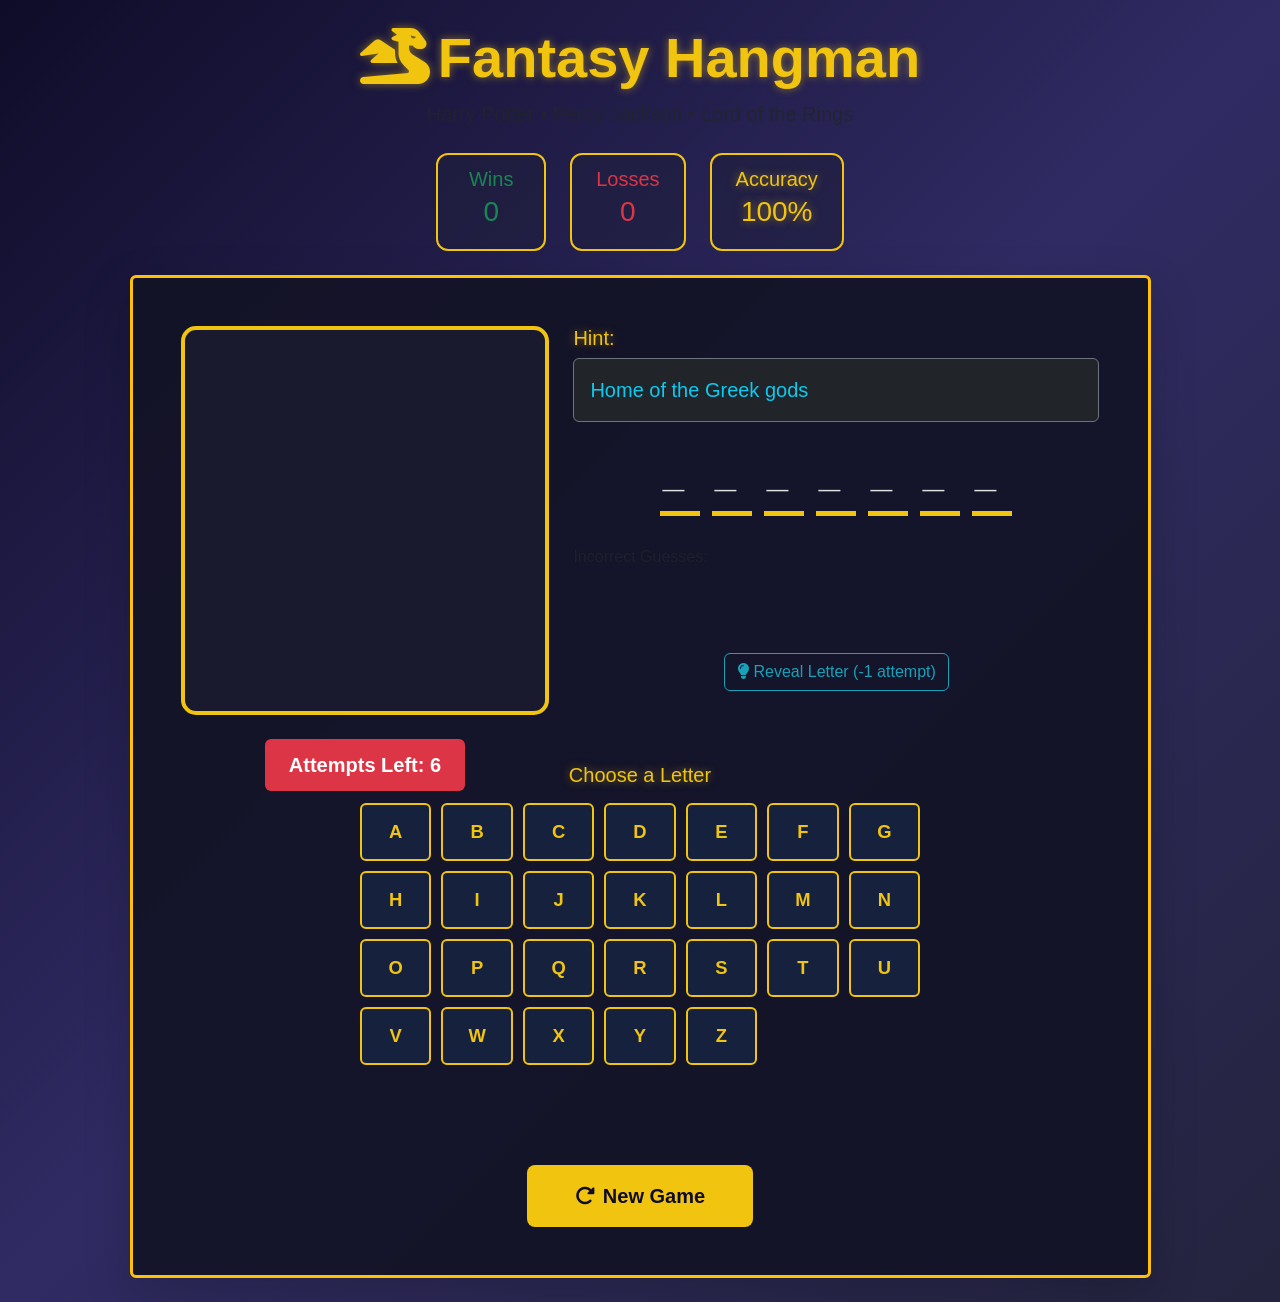
<file: Applications/Games/cubosapiens-games-hangman/index.html>
<!doctype html>
<html lang="en">
  <head>
    <meta charset="UTF-8" />
    <meta name="viewport" content="width=device-width, initial-scale=1.0" />
    <title>Fantasy Hangman</title>
    <link
      href="https://cdn.jsdelivr.net/npm/bootstrap@5.3.3/dist/css/bootstrap.min.css"
      rel="stylesheet"
    />
    <link
      rel="stylesheet"
      href="https://cdnjs.cloudflare.com/ajax/libs/font-awesome/6.5.1/css/all.min.css"
    />
    <link rel="stylesheet" href="styles.css" />
  </head>
  <body class="bg-dark text-light">
    <div class="container py-4">
      <!-- Header -->
      <div class="text-center mb-4">
        <h1 class="display-4 fw-bold text-warning">
          <i class="fas fa-dragon me-2"></i>Fantasy Hangman
        </h1>
        <p class="lead text-muted">
          Harry Potter • Percy Jackson • Lord of the Rings
        </p>
      </div>

      <!-- Stats -->
      <div class="row justify-content-center mb-4">
        <div class="col-lg-11">
          <div class="d-flex justify-content-center gap-4 flex-wrap">
            <div class="stat-box text-center">
              <h5 class="text-success mb-1">Wins</h5>
              <h3 id="wins" class="text-success">0</h3>
            </div>
            <div class="stat-box text-center">
              <h5 class="text-danger mb-1">Losses</h5>
              <h3 id="losses" class="text-danger">0</h3>
            </div>
            <div class="stat-box text-center">
              <h5 class="text-warning mb-1">Accuracy</h5>
              <h3 id="accuracy" class="text-warning">100%</h3>
            </div>
          </div>
        </div>
      </div>

      <div class="row justify-content-center">
        <div class="col-lg-11">
          <div class="card bg-dark border-warning shadow-lg">
            <div class="card-body p-4 p-md-5">
              <div class="row">
                <!-- Hangman Column -->
                <div class="col-md-5 text-center mb-4 mb-md-0">
                  <div id="hangman" class="hangman-container mx-auto"></div>
                  <div class="mt-4">
                    <span class="badge bg-danger fs-5 px-4 py-3" id="attempts"
                      >Attempts Left: 6</span
                    >
                  </div>
                </div>

                <!-- Game Area -->
                <div class="col-md-7">
                  <h5 class="text-warning mb-2">Hint:</h5>
                  <p
                    id="hint"
                    class="fs-5 text-info border border-secondary p-3 rounded bg-dark"
                  ></p>

                  <div class="word-display mb-4" id="word-display"></div>

                  <h6 class="text-muted">Incorrect Guesses:</h6>
                  <div
                    id="incorrect-guesses"
                    class="text-danger fs-4 mb-4"
                  ></div>

                  <!-- Extra Controls -->
                  <div class="d-flex justify-content-center gap-3 mb-4">
                    <button id="hint-btn" class="btn btn-outline-info">
                      <i class="fas fa-lightbulb"></i> Reveal Letter (-1
                      attempt)
                    </button>
                  </div>
                </div>
              </div>

              <!-- Keyboard -->
              <div class="mt-5">
                <h5 class="text-warning mb-3 text-center">Choose a Letter</h5>
                <div id="keyboard" class="keyboard-grid"></div>
              </div>

              <!-- Message -->
              <div
                id="game-message"
                class="text-center fs-3 fw-bold py-4"
              ></div>

              <!-- Restart -->
              <div class="text-center">
                <button
                  id="restart-btn"
                  class="btn btn-warning btn-lg px-5 py-3"
                >
                  <i class="fas fa-redo-alt me-2"></i>New Game
                </button>
              </div>
            </div>
          </div>
        </div>
      </div>
    </div>

    <script src="https://cdn.jsdelivr.net/npm/bootstrap@5.3.3/dist/js/bootstrap.bundle.min.js"></script>
    <script src="script.js"></script>
  </body>
</html>
</file>
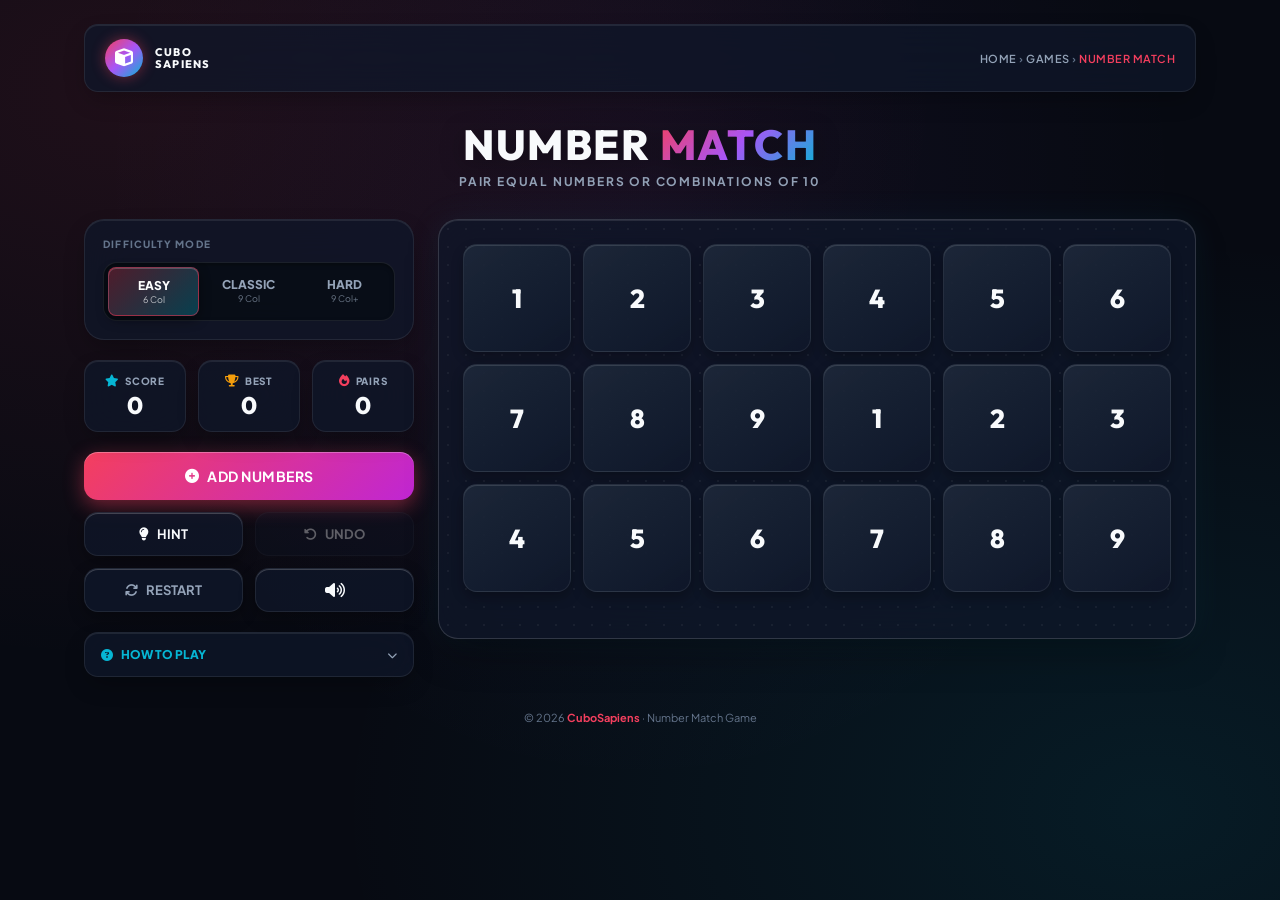
<file: Applications/Games/cubosapiens-games-number-match/index.html>
<!DOCTYPE html>
<html lang="en">
<head>
    <meta charset="UTF-8" />
    <meta name="viewport" content="width=device-width, initial-scale=1.0" />
    <title>Number Match – Free Online Game | CuboSapiens</title>
    <meta name="description" content="Play Number Match online at CuboSapiens. A lightweight browser logic puzzle game — match equal numbers or pairs that add to 10." />
    <meta name="keywords" content="number match, ten pair, logic puzzle, math game, browser game, cubosapiens" />
    <meta name="author" content="CuboSapiens" />
    <meta name="robots" content="index, follow" />
    <link rel="canonical" href="https://cubosapiens.world/games/number-match" />

    <meta property="og:type" content="website" />
    <meta property="og:url" content="https://cubosapiens.world/games/number-match" />
    <meta property="og:title" content="Number Match – Free Online Game | CuboSapiens" />
    <meta property="og:description" content="Match equal numbers or pairs that add to 10. Test your logic and clear the board." />
    <meta property="og:site_name" content="CuboSapiens" />
    <meta name="twitter:card" content="summary_large_image" />

    <script type="application/ld+json">
    {
      "@context": "https://schema.org",
      "@type": "Game",
      "name": "Number Match",
      "description": "Classic logic number pairing puzzle game.",
      "url": "https://cubosapiens.world/games/number-match",
      "publisher": {
        "@type": "Organization",
        "name": "CuboSapiens",
        "url": "https://cubosapiens.world"
      },
      "genre": "Puzzle",
      "playMode": "SinglePlayer"
    }
    </script>

    <link rel="stylesheet" href="https://cdnjs.cloudflare.com/ajax/libs/font-awesome/6.5.0/css/all.min.css" />
    <link href="https://fonts.googleapis.com/css2?family=Plus+Jakarta+Sans:wght@400;500;600;700;800&family=Outfit:wght@500;600;700;800&display=swap" rel="stylesheet" />
    <link rel="stylesheet" href="style.css" />
</head>
<body>
    <div class="app-container">
        <header class="site-header">
            <a href="https://cubosapiens.world" class="logo-slot" aria-label="CuboSapiens Home">
                <div class="logo-circle"><i class="fa-solid fa-cube"></i></div>
                <div class="site-name">CUBO<br />SAPIENS</div>
            </a>
            <nav class="breadcrumb" aria-label="Breadcrumb">
                <a href="https://cubosapiens.world">HOME</a> &rsaquo;
                <a href="https://cubosapiens.world/games">GAMES</a> &rsaquo; <span>NUMBER MATCH</span>
            </nav>
        </header>

        <section class="hero-section">
            <h1 class="game-title">NUMBER <span class="gradient-text">MATCH</span></h1>
            <p class="game-sub">PAIR EQUAL NUMBERS OR COMBINATIONS OF 10</p>
        </section>

        <main class="game-layout">
            <aside class="side-panel">
                <div class="panel-card">
                    <span class="panel-label">DIFFICULTY MODE</span>
                    <div class="segmented-control" role="group" aria-label="Difficulty mode">
                        <button class="segmented-btn active" data-mode="easy">
                            <span>EASY</span>
                            <small>6 Col</small>
                        </button>
                        <button class="segmented-btn" data-mode="classic">
                            <span>CLASSIC</span>
                            <small>9 Col</small>
                        </button>
                        <button class="segmented-btn" data-mode="hard">
                            <span>HARD</span>
                            <small>9 Col+</small>
                        </button>
                    </div>
                </div>

                <div class="hud-panel">
                    <div class="hud-card">
                        <div class="hud-header">
                            <i class="fa-solid fa-star hud-icon"></i>
                            <span class="hud-label">SCORE</span>
                        </div>
                        <span class="hud-value" id="score">0</span>
                    </div>

                    <div class="hud-card">
                        <div class="hud-header">
                            <i class="fa-solid fa-trophy hud-icon gold"></i>
                            <span class="hud-label">BEST</span>
                        </div>
                        <span class="hud-value" id="highScore">0</span>
                    </div>

                    <div class="hud-card">
                        <div class="hud-header">
                            <i class="fa-solid fa-fire hud-icon pink"></i>
                            <span class="hud-label">PAIRS</span>
                        </div>
                        <span class="hud-value" id="pairsMatched">0</span>
                    </div>
                </div>

                <div class="controls-panel">
                    <button id="addBtn" class="btn btn-primary">
                        <i class="fa-solid fa-plus-circle"></i>
                        <span>ADD NUMBERS</span>
                    </button>
                    
                    <div class="btn-group">
                        <button id="hintBtn" class="btn btn-secondary">
                            <i class="fa-solid fa-lightbulb"></i>
                            <span>HINT</span>
                        </button>
                        <button id="undoBtn" class="btn btn-secondary">
                            <i class="fa-solid fa-rotate-left"></i>
                            <span>UNDO</span>
                        </button>
                    </div>

                    <div class="btn-group">
                        <button id="resetBtn" class="btn btn-utility">
                            <i class="fa-solid fa-arrows-rotate"></i>
                            <span>RESTART</span>
                        </button>
                        <button id="soundToggle" class="btn btn-icon" aria-label="Toggle sound">
                            <i class="fa-solid fa-volume-high"></i>
                        </button>
                    </div>
                </div>

                <details class="help-accordion">
                    <summary class="help-summary">
                        <span><i class="fa-solid fa-circle-question"></i> HOW TO PLAY</span>
                        <i class="fa-solid fa-chevron-down summary-arrow"></i>
                    </summary>
                    <div class="help-content">
                        <ul>
                            <li>Match numbers that are <strong>equal</strong> (e.g., 3 and 3) or add up to <strong>10</strong> (e.g., 4 and 6, 1 and 9).</li>
                            <li>Pairs can be adjacent horizontally, vertically, diagonally, or wrapping from the end of a line to the start of the next.</li>
                            <li>Matched cells in between are skipped when checking adjacency.</li>
                            <li>Tap <strong>ADD NUMBERS</strong> to duplicate remaining numbers to the bottom when out of moves.</li>
                        </ul>
                    </div>
                </details>
            </aside>

            <section class="board-area">
                <div class="board-frame">
                    <div id="grid" class="grid-cols-6" role="grid" aria-label="Number match grid"></div>
                </div>
            </section>
        </main>

        <footer>
            &copy; 2026 <a href="https://cubosapiens.world">CuboSapiens</a> · Number Match Game
        </footer>
    </div>

    <div class="modal-overlay" id="victoryModal">
        <div class="modal-card">
            <div class="modal-badge"><i class="fa-solid fa-trophy"></i></div>
            <h2>PUZZLE CLEARED!</h2>
            <p>Outstanding! Final Score: <strong id="finalScore">0</strong></p>
            <button id="playAgainBtn" class="btn btn-primary">PLAY AGAIN</button>
        </div>
    </div>

    <script src="script.js"></script>
</body>
</html>
</file>
<file: Applications/Games/cube-hopper/style.css>
:root {
  --bg: #070913;
  --bg-subtle: #0d1122;
  --card: rgba(10, 14, 26, 0.92);
  --border: rgba(0, 240, 255, 0.18);
  --border-bright: rgba(0, 240, 255, 0.4);
  --text: #f1f5f9;
  --muted: #64748b;
  --cyan: #00f0ff;
  --gold: #ffb800;
  --pink: #ff007f;
  --green: #00ff66;
  --shadow: 0 20px 50px rgba(0, 0, 0, 0.7);
  --glow-cyan: 0 0 20px rgba(0, 240, 255, 0.25);
  --font-main: 'Outfit', sans-serif;
  --font-retro: 'Press Start 2P', monospace;
}

[data-theme="light"] {
  --bg: #f4f7fc;
  --bg-subtle: #e2e8f0;
  --card: rgba(255, 255, 255, 0.95);
  --border: rgba(0, 119, 255, 0.2);
  --border-bright: rgba(0, 119, 255, 0.45);
  --text: #0f172a;
  --muted: #64748b;
  --cyan: #0066ff;
  --gold: #d97706;
  --pink: #e11d48;
  --green: #059669;
  --shadow: 0 16px 40px rgba(0, 0, 0, 0.08);
  --glow-cyan: 0 0 20px rgba(0, 102, 255, 0.2);
}

*, *::before, *::after {
  box-sizing: border-box;
  margin: 0;
  padding: 0;
}

html, body {
  width: 100%;
  height: 100%;
  overflow-x: hidden;
  background: radial-gradient(circle at 50% 10%, var(--bg-subtle), var(--bg));
  color: var(--text);
  font-family: var(--font-main);
  user-select: none;
  transition: background 0.3s ease, color 0.3s ease;
}

.sr-only {
  position: absolute;
  width: 1px;
  height: 1px;
  padding: 0;
  margin: -1px;
  overflow: hidden;
  clip: rect(0, 0, 0, 0);
  border: 0;
}

.app-wrap {
  width: 100%;
  max-width: 960px;
  margin: 0 auto;
  padding: 1rem 1.25rem 2.5rem;
  display: flex;
  flex-direction: column;
  align-items: center;
  position: relative;
}

/* Header & Brand */
.navbar {
  width: 100%;
  display: flex;
  justify-content: space-between;
  align-items: center;
  margin-bottom: 1rem;
}

.brand {
  display: flex;
  align-items: center;
  gap: 0.85rem;
}

.brand-logo {
  width: 44px;
  height: 44px;
  object-fit: cover;
  border-radius: 10px;
  border: 2px solid var(--cyan);
  box-shadow: var(--glow-cyan);
}

.brand-text {
  display: flex;
  flex-direction: column;
}

.brand-title {
  font-family: var(--font-retro);
  font-size: 1.15rem;
  letter-spacing: 1px;
  background: linear-gradient(180deg, var(--cyan), #0088ff);
  -webkit-background-clip: text;
  -webkit-text-fill-color: transparent;
  text-shadow: 0 0 10px rgba(0, 240, 255, 0.4);
}

.brand-sub {
  font-family: var(--font-retro);
  font-size: 0.55rem;
  color: var(--pink);
  letter-spacing: 1.5px;
  margin-top: 3px;
}

.nav-actions {
  display: flex;
  gap: 0.5rem;
}

.icon-btn {
  width: 42px;
  height: 42px;
  border-radius: 10px;
  border: 2px solid var(--cyan);
  background: rgba(0, 240, 255, 0.08);
  backdrop-filter: blur(12px);
  color: var(--text);
  font-size: 1.05rem;
  cursor: pointer;
  display: flex;
  align-items: center;
  justify-content: center;
  transition: all 0.2s cubic-bezier(0.16, 1, 0.3, 1);
  box-shadow: inset -2px -2px 0px rgba(0, 0, 0, 0.4), inset 2px 2px 0px rgba(255, 255, 255, 0.2);
}

.icon-btn:hover {
  transform: translateY(-2px);
  border-color: #fff;
  box-shadow: 0 0 15px var(--glow-cyan);
}

.menu-btn {
  width: auto;
  padding: 0 0.85rem;
  gap: 0.4rem;
  font-family: var(--font-retro);
  font-size: 0.72rem;
  color: var(--gold);
  border-color: var(--gold);
  background: rgba(255, 184, 0, 0.12);
}

.menu-btn:hover {
  border-color: #fff;
  box-shadow: 0 0 15px rgba(255, 184, 0, 0.5);
}

/* CRT Scanlines Layer */
.crt-scanlines {
  position: absolute;
  inset: 0;
  pointer-events: none;
  z-index: 10;
  background: repeating-linear-gradient(
    0deg,
    rgba(0, 0, 0, 0.16),
    rgba(0, 0, 0, 0.16) 1px,
    transparent 1px,
    transparent 3px
  );
  border-radius: 20px;
}

.crt-off .crt-scanlines {
  display: none;
}

/* Retro Arcade HUD */
.hud {
  width: 100%;
  display: grid;
  grid-template-columns: repeat(4, 1fr);
  gap: 0.75rem;
  margin-bottom: 0.85rem;
}

.hud-chip {
  background: #090d1a;
  border: 2px solid var(--border-bright);
  box-shadow: inset -3px -3px 0px rgba(0, 0, 0, 0.6), inset 2px 2px 0px rgba(255, 255, 255, 0.15), 0 0 12px rgba(0, 240, 255, 0.12);
  border-radius: 8px;
  padding: 0.5rem 0.65rem;
  display: flex;
  flex-direction: column;
  align-items: center;
}

.hud-label {
  font-family: var(--font-retro);
  font-size: 0.55rem;
  letter-spacing: 1px;
  color: #94a3b8;
}

.hud-val {
  font-family: var(--font-retro);
  font-size: 1.05rem;
  letter-spacing: 1.5px;
  margin-top: 4px;
}

.highlight-cyan { color: var(--cyan); text-shadow: 0 0 8px rgba(0, 240, 255, 0.4); }
.highlight-gold { color: var(--gold); text-shadow: 0 0 8px rgba(255, 184, 0, 0.4); }
.highlight-pink { color: var(--pink); text-shadow: 0 0 8px rgba(255, 0, 127, 0.4); }
.highlight-green { color: var(--green); text-shadow: 0 0 8px rgba(0, 255, 102, 0.4); }

/* Viewport & Canvas */
.viewport {
  position: relative;
  width: 100%;
  display: flex;
  justify-content: center;
}

.canvas-frame {
  width: 100%;
  border-radius: 20px;
  padding: 4px;
  background: linear-gradient(135deg, var(--border-bright), transparent);
  box-shadow: var(--shadow);
}

#gameCanvas {
  width: 100%;
  height: auto;
  aspect-ratio: 800 / 520;
  background: #050710;
  border-radius: 16px;
  display: block;
}

/* Screen Overlays & Glass Cards */
.screen-overlay {
  position: absolute;
  inset: 0;
  background: rgba(5, 7, 16, 0.85);
  backdrop-filter: blur(14px);
  border-radius: 20px;
  display: flex;
  align-items: center;
  justify-content: center;
  z-index: 30;
  padding: 1.5rem;
  transition: opacity 0.25s ease, visibility 0.25s ease;
}

.screen-overlay.hidden {
  opacity: 0;
  visibility: hidden;
  pointer-events: none;
}

.glass-card {
  background: rgba(10, 14, 26, 0.95);
  border: 3px solid var(--cyan);
  border-radius: 16px;
  padding: 1.75rem 2rem;
  max-width: 440px;
  width: 100%;
  text-align: center;
  box-shadow: inset -4px -4px 0px rgba(0, 0, 0, 0.7), inset 4px 4px 0px rgba(255, 255, 255, 0.2), 0 0 30px rgba(0, 240, 255, 0.3);
}

.hero-logo {
  width: 64px;
  height: 64px;
  object-fit: cover;
  border-radius: 14px;
  border: 2px solid var(--border-bright);
  box-shadow: var(--glow-cyan);
  margin-bottom: 0.75rem;
}

.card-title {
  font-family: var(--font-retro);
  font-size: 1.4rem;
  color: #fff;
  text-shadow: 3px 3px 0px var(--pink), -2px -2px 0px var(--cyan);
  margin-bottom: 0.4rem;
}

.insert-coin-banner {
  margin: 0.6rem 0;
  font-family: var(--font-retro);
  font-size: 0.7rem;
  color: var(--gold);
}

.blink-text {
  animation: coinBlink 1.2s infinite;
}

@keyframes coinBlink {
  0%, 49% { opacity: 1; }
  50%, 100% { opacity: 0.2; }
}

.card-desc {
  font-family: var(--font-main);
  font-size: 0.85rem;
  color: var(--muted);
  line-height: 1.5;
  margin-bottom: 1.25rem;
}

.controls-guide {
  display: flex;
  flex-direction: column;
  gap: 0.55rem;
  margin-bottom: 1.25rem;
  text-align: left;
}

.guide-row {
  display: flex;
  justify-content: space-between;
  align-items: center;
  background: rgba(0, 0, 0, 0.4);
  border: 1px dashed rgba(0, 240, 255, 0.3);
  padding: 0.5rem 0.75rem;
  border-radius: 8px;
  font-size: 0.78rem;
}

kbd {
  background: rgba(0, 240, 255, 0.1);
  border: 1px solid var(--cyan);
  color: var(--cyan);
  padding: 0.15rem 0.45rem;
  border-radius: 6px;
  font-family: var(--font-retro);
  font-size: 0.65rem;
}

.primary-btn {
  width: 100%;
  padding: 0.85rem 1.5rem;
  border-radius: 10px;
  border: 2px solid #fff;
  background: linear-gradient(180deg, var(--gold), #d97706);
  color: #000;
  font-family: var(--font-retro);
  font-size: 0.9rem;
  letter-spacing: 1px;
  cursor: pointer;
  transition: all 0.2s ease;
  display: flex;
  align-items: center;
  justify-content: center;
  gap: 0.5rem;
  box-shadow: inset -4px -4px 0px rgba(0, 0, 0, 0.4), inset 4px 4px 0px rgba(255, 255, 255, 0.5), 0 0 15px rgba(255, 184, 0, 0.4);
}

.primary-btn:hover {
  transform: translateY(-2px);
  background: linear-gradient(180deg, #ffe066, var(--gold));
  box-shadow: inset -4px -4px 0px rgba(0, 0, 0, 0.4), inset 4px 4px 0px rgba(255, 255, 255, 0.5), 0 0 25px rgba(255, 184, 0, 0.7);
}

.gameover-card {
  border-color: var(--pink);
}

.badge-danger {
  font-family: var(--font-retro);
  font-size: 1.4rem;
  color: var(--pink);
  text-shadow: 3px 3px 0px #000, 0 0 15px rgba(255, 0, 127, 0.6);
  margin-bottom: 0.4rem;
}

.over-msg {
  color: var(--muted);
  font-size: 0.85rem;
  margin-bottom: 1.25rem;
}

.results-table {
  background: rgba(0, 0, 0, 0.6);
  border: 2px solid var(--border);
  border-radius: 10px;
  padding: 0.75rem 1rem;
  margin-bottom: 1.25rem;
}

.res-row {
  display: flex;
  justify-content: space-between;
  padding: 0.4rem 0;
  font-family: var(--font-main);
  font-size: 0.82rem;
  border-bottom: 1px solid rgba(255, 255, 255, 0.06);
}

.res-row strong {
  font-family: var(--font-retro);
  font-size: 0.8rem;
}

.res-row:last-child {
  border-bottom: none;
}

.initials-entry {
  margin: 1rem 0;
  padding: 0.85rem;
  background: rgba(0, 240, 255, 0.08);
  border: 2px dashed var(--cyan);
  border-radius: 10px;
}

.retro-label {
  display: block;
  font-family: var(--font-retro);
  font-size: 0.65rem;
  color: var(--gold);
  margin-bottom: 0.5rem;
}

.initials-input-wrap {
  display: flex;
  justify-content: center;
  gap: 0.5rem;
}

.retro-input {
  width: 90px;
  text-align: center;
  font-family: var(--font-retro);
  font-size: 1.2rem;
  letter-spacing: 4px;
  background: #000;
  border: 2px solid var(--cyan);
  color: var(--cyan);
  padding: 0.3rem;
  border-radius: 6px;
  text-transform: uppercase;
}

.retro-btn-sm {
  font-family: var(--font-retro);
  font-size: 0.7rem;
  padding: 0.3rem 0.8rem;
  background: var(--green);
  color: #000;
  border: 2px solid #fff;
  border-radius: 6px;
  cursor: pointer;
}

/* Touch Controls */
.touch-bar {
  display: none;
  width: 100%;
  margin-top: 1rem;
  justify-content: space-between;
  align-items: center;
  gap: 1rem;
}

.touch-dpad {
  display: flex;
  gap: 0.75rem;
}

.touch-btn {
  width: 60px;
  height: 60px;
  border-radius: 14px;
  border: 2px solid var(--cyan);
  background: var(--card);
  color: var(--cyan);
  font-size: 1.4rem;
  display: flex;
  align-items: center;
  justify-content: center;
  touch-action: manipulation;
  cursor: pointer;
}

.touch-jump {
  width: 140px;
  height: 60px;
  font-family: var(--font-retro);
  font-size: 0.9rem;
  background: linear-gradient(135deg, var(--cyan), var(--green));
  color: #000;
  border: 2px solid #fff;
}

/* Unified Arcade Hub Popup Modal */
.popup-modal {
  position: fixed;
  inset: 0;
  background: rgba(0, 0, 0, 0.78);
  backdrop-filter: blur(12px);
  display: flex;
  align-items: center;
  justify-content: center;
  z-index: 100;
  transition: opacity 0.25s ease;
}

.popup-modal.hidden {
  opacity: 0;
  pointer-events: none;
}

.popup-box {
  background: #0b0f1e;
  border: 3px solid var(--cyan);
  box-shadow: inset -4px -4px 0px rgba(0, 0, 0, 0.7), inset 4px 4px 0px rgba(255, 255, 255, 0.2), 0 0 35px rgba(0, 240, 255, 0.25);
  border-radius: 16px;
  padding: 1.25rem 1.5rem;
  width: 94%;
  max-width: 580px;
}

.popup-head {
  display: flex;
  justify-content: space-between;
  align-items: center;
  border-bottom: 2px solid var(--border);
  padding-bottom: 0.75rem;
  margin-bottom: 0.85rem;
}

.modal-title {
  font-family: var(--font-retro);
  font-size: 1rem;
  color: var(--gold);
  text-shadow: 0 0 10px rgba(255, 184, 0, 0.4);
}

.close-btn {
  background: none;
  border: none;
  font-family: var(--font-retro);
  color: var(--pink);
  font-size: 1.4rem;
  cursor: pointer;
  transition: transform 0.2s ease;
}

.close-btn:hover {
  transform: scale(1.2) rotate(90deg);
}

/* Tab Navigation Bar */
.tabs-bar {
  display: flex;
  gap: 0.35rem;
  overflow-x: auto;
  padding-bottom: 0.5rem;
  margin-bottom: 1rem;
  border-bottom: 2px solid rgba(255, 255, 255, 0.08);
}

.tab-btn {
  flex: 1;
  min-width: fit-content;
  padding: 0.55rem 0.65rem;
  background: rgba(255, 255, 255, 0.04);
  border: 1px solid rgba(255, 255, 255, 0.1);
  border-radius: 8px 8px 0 0;
  color: #94a3b8;
  font-family: var(--font-retro);
  font-size: 0.65rem;
  cursor: pointer;
  display: flex;
  align-items: center;
  justify-content: center;
  gap: 0.35rem;
  transition: all 0.2s ease;
}

.tab-btn:hover {
  color: #fff;
  background: rgba(0, 240, 255, 0.1);
  border-color: var(--cyan);
}

.tab-btn.active {
  color: #000;
  background: var(--cyan);
  border-color: #fff;
  box-shadow: inset -2px -2px 0px rgba(0, 0, 0, 0.4), inset 2px 2px 0px rgba(255, 255, 255, 0.5), 0 0 12px rgba(0, 240, 255, 0.4);
}

.tab-panel {
  display: none;
}

.tab-panel.active {
  display: block;
  animation: panelFade 0.2s ease-out;
}

@keyframes panelFade {
  from { opacity: 0; transform: translateY(4px); }
  to { opacity: 1; transform: translateY(0); }
}

.panel-header {
  font-family: var(--font-retro);
  font-size: 0.68rem;
  color: var(--gold);
  letter-spacing: 1px;
  margin-bottom: 0.75rem;
}

/* Leaderboard Table */
.table-wrap {
  max-height: 240px;
  overflow-y: auto;
  border: 1px solid var(--border);
  border-radius: 8px;
  background: rgba(0, 0, 0, 0.4);
}

.retro-table {
  width: 100%;
  border-collapse: collapse;
  font-family: var(--font-retro);
  font-size: 0.72rem;
  text-align: left;
}

.retro-table th {
  background: rgba(0, 240, 255, 0.12);
  color: var(--cyan);
  padding: 0.6rem 0.75rem;
  font-size: 0.65rem;
  border-bottom: 2px solid var(--cyan);
}

.retro-table td {
  padding: 0.65rem 0.75rem;
  border-bottom: 1px solid rgba(255, 255, 255, 0.06);
}

.retro-table tr.rank-1 {
  background: rgba(255, 184, 0, 0.12);
  color: var(--gold);
}

/* Stats Grid */
.stats-grid {
  display: grid;
  grid-template-columns: repeat(2, 1fr);
  gap: 0.75rem;
}

.stat-card {
  background: rgba(255, 255, 255, 0.03);
  border: 1px solid var(--border);
  border-radius: 10px;
  padding: 0.75rem 0.85rem;
  display: flex;
  flex-direction: column;
  gap: 0.3rem;
}

.stat-label {
  font-family: var(--font-retro);
  font-size: 0.55rem;
  color: var(--muted);
}

.stat-val {
  font-family: var(--font-retro);
  font-size: 0.95rem;
}

/* Skins Selector */
.skin-selector {
  display: grid;
  grid-template-columns: repeat(2, 1fr);
  gap: 0.75rem;
}

.skin-card {
  font-family: var(--font-retro);
  font-size: 0.7rem;
  border: 2px solid var(--border);
  background: rgba(0, 0, 0, 0.4);
  border-radius: 10px;
  padding: 1rem;
  text-align: center;
  cursor: pointer;
  transition: all 0.2s ease;
}

.skin-card.active {
  border-color: var(--cyan);
  box-shadow: inset -2px -2px 0px rgba(0, 0, 0, 0.4), 0 0 15px rgba(0, 240, 255, 0.3);
}

.skin-preview {
  width: 40px;
  height: 40px;
  border-radius: 10px;
  margin: 0 auto 0.5rem;
}

/* Badges Grid */
.achievements-grid {
  display: grid;
  grid-template-columns: repeat(2, 1fr);
  gap: 0.75rem;
  max-height: 240px;
  overflow-y: auto;
}

.badge-card {
  background: rgba(255, 255, 255, 0.03);
  border: 1px solid var(--border);
  border-radius: 10px;
  padding: 0.75rem;
  display: flex;
  align-items: center;
  gap: 0.75rem;
  opacity: 0.5;
  transition: all 0.2s ease;
}

.badge-card.unlocked {
  opacity: 1;
  border-color: var(--gold);
  background: rgba(255, 184, 0, 0.08);
}

.badge-icon {
  font-size: 1.5rem;
}

.badge-info {
  display: flex;
  flex-direction: column;
}

.badge-title {
  font-family: var(--font-retro);
  font-size: 0.65rem;
  color: #fff;
}

.badge-card.unlocked .badge-title {
  color: var(--gold);
}

.badge-desc {
  font-size: 0.68rem;
  color: var(--muted);
  margin-top: 3px;
}

/* Settings List */
.settings-list {
  display: flex;
  flex-direction: column;
  gap: 0.85rem;
}

.setting-item {
  display: flex;
  justify-content: space-between;
  align-items: center;
  background: rgba(255, 255, 255, 0.03);
  border: 1px solid var(--border);
  padding: 0.75rem 1rem;
  border-radius: 10px;
}

.setting-info {
  display: flex;
  flex-direction: column;
}

.setting-info strong {
  font-family: var(--font-main);
  font-size: 0.85rem;
  color: #fff;
}

.setting-info small {
  font-size: 0.7rem;
  color: var(--muted);
  margin-top: 2px;
}

.toggle-switch {
  position: relative;
  display: inline-block;
  width: 44px;
  height: 24px;
}

.toggle-switch input {
  opacity: 0;
  width: 0;
  height: 0;
}

.toggle-slider {
  position: absolute;
  cursor: pointer;
  inset: 0;
  background-color: #334155;
  border: 2px solid var(--border);
  transition: 0.2s;
  border-radius: 24px;
}

.toggle-slider:before {
  position: absolute;
  content: "";
  height: 14px;
  width: 14px;
  left: 3px;
  bottom: 3px;
  background-color: #fff;
  transition: 0.2s;
  border-radius: 50%;
}

.toggle-switch input:checked + .toggle-slider {
  background-color: var(--cyan);
  border-color: #fff;
}

.toggle-switch input:checked + .toggle-slider:before {
  transform: translateX(20px);
}

.danger-btn {
  font-family: var(--font-retro);
  font-size: 0.65rem;
  background: rgba(255, 0, 127, 0.2);
  border: 1px solid var(--pink);
  color: var(--pink);
  padding: 0.4rem 0.8rem;
  border-radius: 6px;
  cursor: pointer;
  transition: all 0.2s ease;
}

.danger-btn:hover {
  background: var(--pink);
  color: #fff;
}

@media (max-width: 640px) {
  .hud {
    grid-template-columns: repeat(2, 1fr);
  }

  .touch-bar {
    display: flex;
  }
}
</file>
<file: Applications/Games/cubosapiens-game-coin-collector/style.css>
:root {
  --font-arcade: 'Press Start 2P', monospace;
  --font-heading: 'Chakra Petch', sans-serif;
  --font-body: 'Outfit', sans-serif;

  --gold-main: #ffd700;
  --gold-glow: #ff9900;
  --cyan-main: #00f0ff;
  --cyan-glow: #00a8ff;
  --pink-main: #ff007f;
  --green-main: #00ff88;
  --red-alert: #ff3366;

  --theme-transition: background 0.25s ease, color 0.25s ease, border-color 0.25s ease;
}

body.theme-dark {
  --bg-page: #0b091a;
  --bg-container: radial-gradient(circle at 50% 30%, #15112e 0%, #070512 100%);
  --bg-hud: rgba(18, 14, 38, 0.95);
  --border-hud: #3b2d68;
  --text-main: #f0ecff;
  --text-muted: #9490b8;
  --bg-card: #161233;
  --border-card: #ffae00;
  --shadow-pixel: 4px 4px 0px rgba(0, 0, 0, 0.7);
  --bg-key: #231c47;
  --border-key: #483980;
}

body.theme-light {
  --bg-page: #e8effa;
  --bg-container: radial-gradient(circle at 50% 30%, #ffffff 0%, #cbdcf5 100%);
  --bg-hud: rgba(255, 255, 255, 0.95);
  --border-hud: #94b8e8;
  --text-main: #141f36;
  --text-muted: #52668a;
  --bg-card: #ffffff;
  --border-card: #d97706;
  --shadow-pixel: 4px 4px 0px rgba(0, 0, 0, 0.15);
  --bg-key: #e2ebf8;
  --border-key: #a8c4eb;
}

* {
  box-sizing: border-box;
  margin: 0;
  padding: 0;
  user-select: none;
  -webkit-user-select: none;
  -webkit-touch-callout: none;
}

html, body {
  width: 100%;
  height: 100%;
  overflow: hidden;
  font-family: var(--font-body);
  background-color: var(--bg-page);
  color: var(--text-main);
  transition: var(--theme-transition);
}

.game-container {
  position: relative;
  width: 100%;
  height: 100%;
  max-width: 1200px;
  margin: 0 auto;
  display: flex;
  flex-direction: column;
  background: var(--bg-container);
  box-shadow: 0 0 50px rgba(0, 0, 0, 0.6);
  overflow: hidden;
}

.hud-bar {
  display: flex;
  align-items: center;
  justify-content: space-between;
  padding: 10px 18px;
  background: var(--bg-hud);
  border-bottom: 3px solid var(--border-hud);
  z-index: 20;
  gap: 12px;
  transition: opacity 0.3s ease;
}

.hud-bar.hidden {
  display: none !important;
}

.hud-group {
  display: flex;
  align-items: center;
  gap: 10px;
}

.hud-card {
  display: flex;
  flex-direction: column;
  align-items: flex-start;
  padding: 6px 12px;
  background: var(--bg-key);
  border: 2px solid var(--border-key);
  border-radius: 6px;
  box-shadow: var(--shadow-pixel);
  min-width: 85px;
  transition: transform 0.15s cubic-bezier(0.175, 0.885, 0.32, 1.275);
}

.hud-card.primary-hud {
  border-color: var(--gold-main);
}

.hud-card.secondary-hud {
  opacity: 0.85;
}

.hud-card.bump {
  transform: scale(1.2);
}

.hud-label {
  font-family: var(--font-heading);
  font-size: 0.68rem;
  font-weight: 700;
  color: var(--text-muted);
  display: flex;
  align-items: center;
  gap: 4px;
  letter-spacing: 1px;
}

.gold-icon { color: var(--gold-main); }
.trophy-icon { color: #f59e0b; }

.hud-value {
  font-family: var(--font-arcade);
  font-size: 1.05rem;
  color: var(--text-main);
  text-shadow: 2px 2px 0px rgba(0, 0, 0, 0.5);
  margin-top: 2px;
}

.combo-card { border-color: var(--pink-main); }
.combo-card .hud-value { color: var(--pink-main); }

.combo-card.level-1 { border-color: var(--pink-main); }
.combo-card.level-2 { border-color: var(--cyan-main); animation: pulseSoft 1s infinite alternate; }
.combo-card.level-3 { border-color: var(--green-main); animation: pulseFast 0.5s infinite alternate; }
.combo-card.level-4 { border-color: var(--gold-main); animation: pulseFast 0.3s infinite alternate; }

@keyframes pulseSoft {
  from { transform: scale(1); }
  to { transform: scale(1.05); }
}

@keyframes pulseFast {
  from { transform: scale(1); filter: brightness(1); }
  to { transform: scale(1.1); filter: brightness(1.3); }
}

.active-powerup-hud {
  display: flex;
  align-items: center;
  gap: 6px;
  background: rgba(0, 255, 136, 0.15);
  border: 2px solid var(--green-main);
  border-radius: 6px;
  padding: 6px 10px;
  font-family: var(--font-heading);
  font-weight: 700;
  font-size: 0.75rem;
  color: var(--green-main);
  box-shadow: var(--shadow-pixel);
  animation: powerupPulse 1s infinite alternate;
}

.active-powerup-hud.hidden { display: none; }

@keyframes powerupPulse {
  from { box-shadow: 0 0 4px var(--green-main); }
  to { box-shadow: 0 0 12px var(--green-main); }
}

.timer-card.urgent {
  animation: timerUrgent 0.5s infinite alternate;
  border-color: var(--red-alert);
}
.timer-card.urgent .hud-value {
  color: var(--red-alert);
}

@keyframes timerUrgent {
  from { transform: scale(1); }
  to { transform: scale(1.08); }
}

.hud-controls {
  display: flex;
  align-items: center;
  gap: 6px;
}

.hud-btn {
  width: 38px;
  height: 38px;
  border-radius: 6px;
  border: 2px solid var(--border-key);
  background: var(--bg-key);
  color: var(--text-main);
  font-size: 1.05rem;
  box-shadow: var(--shadow-pixel);
  cursor: pointer;
  display: flex;
  align-items: center;
  justify-content: center;
  transition: transform 0.1s, background 0.15s;
}

.hud-btn:hover {
  background: var(--gold-main);
  color: #000;
  transform: translateY(-2px);
}

.hud-btn:active {
  transform: translateY(2px);
  box-shadow: 1px 1px 0px rgba(0, 0, 0, 0.5);
}

.hud-btn:focus-visible {
  outline: 3px solid var(--gold-main);
  outline-offset: 2px;
}

.canvas-wrapper {
  flex: 1;
  position: relative;
  display: flex;
  align-items: center;
  justify-content: center;
  padding: 8px;
  overflow: hidden;
}

#gameCanvas {
  background: #090714;
  max-width: 100%;
  max-height: 100%;
  outline: none;
  cursor: crosshair;
  image-rendering: pixelated;
  image-rendering: crisp-edges;
}

.countdown-overlay {
  position: absolute;
  top: 50%;
  left: 50%;
  transform: translate(-50%, -50%);
  z-index: 40;
  pointer-events: none;
  text-align: center;
}

.countdown-overlay.hidden { display: none; }

.countdown-text {
  font-family: var(--font-arcade);
  font-size: 5rem;
  color: var(--gold-main);
  text-shadow: 4px 4px 0px #000, 0 0 20px var(--gold-glow);
  animation: countdownPop 0.8s ease-out infinite;
}

@keyframes countdownPop {
  0% { transform: scale(0.5); opacity: 0; }
  50% { transform: scale(1.2); opacity: 1; }
  100% { transform: scale(1); opacity: 0; }
}

.screen-overlay {
  position: absolute;
  top: 0;
  left: 0;
  width: 100%;
  height: 100%;
  background: rgba(8, 6, 20, 0.92);
  display: flex;
  align-items: center;
  justify-content: center;
  z-index: 50;
  opacity: 0;
  pointer-events: none;
  transition: opacity 0.3s ease, transform 0.3s ease;
}

#startScreen {
  background: transparent;
}

.screen-overlay.active {
  opacity: 1;
  pointer-events: auto;
}

.screen-overlay.transition-out {
  opacity: 0;
  transform: scale(0.95);
  pointer-events: none;
}

.title-container {
  width: 92%;
  max-width: 440px;
  margin: 0 auto;
  text-align: center;
  display: flex;
  flex-direction: column;
  align-items: center;
  justify-content: center;
  gap: 12px;
  transform: translateY(0);
  transition: transform 0.3s ease;
  z-index: 55;
}

.arcade-badge {
  font-family: var(--font-heading);
  font-size: 0.75rem;
  font-weight: 700;
  color: var(--cyan-main);
  background: rgba(0, 240, 255, 0.08);
  border: 2px solid var(--cyan-main);
  padding: 4px 12px;
  border-radius: 2px;
  letter-spacing: 1.5px;
  box-shadow: 2px 2px 0px #000;
}

.arcade-title {
  font-family: var(--font-arcade);
  font-size: 1.95rem;
  line-height: 1.25;
  margin: 4px 0 2px;
  color: var(--text-main);
  text-shadow: 3px 3px 0px #000;
}

.arcade-title-sm {
  font-family: var(--font-arcade);
  font-size: 1.3rem;
  color: var(--text-main);
  margin-bottom: 18px;
  text-shadow: 2px 2px 0px rgba(0, 0, 0, 0.7);
}

.highlight-gold {
  color: var(--gold-main);
  text-shadow: 3px 3px 0px #000, 5px 5px 0px #b38f00;
}

.arcade-subtitle {
  color: var(--text-muted);
  font-size: 0.88rem;
  margin-bottom: 4px;
}

.preview-stage {
  display: flex;
  align-items: center;
  justify-content: center;
  gap: 28px;
  position: relative;
  margin: 8px 0;
  padding: 10px 20px;
  min-height: 58px;
  width: 100%;
  border-radius: 4px;
  background: rgba(18, 14, 38, 0.45);
  border: 1px dashed rgba(255, 215, 0, 0.3);
}

.preview-item {
  transition: transform 0.2s ease;
}

.preview-coin-wrap {
  display: flex;
  align-items: center;
  justify-content: center;
}

.preview-coin-pixel {
  width: 26px;
  height: 26px;
  border-radius: 50%;
  background: #ffd700;
  border: 2.5px solid #000;
  box-shadow: inset -2px -2px 0px #b38f00, 2px 2px 0px #000;
  display: flex;
  align-items: center;
  justify-content: center;
  font-family: var(--font-arcade);
  font-size: 0.6rem;
  color: #000;
  font-weight: 700;
  animation: coinBob 1.6s infinite ease-in-out;
}

.coin-emblem {
  display: block;
  transform: translateY(-0.5px);
}

.preview-hero {
  width: 32px;
  height: 32px;
  background: var(--cyan-main);
  border: 2.5px solid #000;
  border-radius: 4px;
  box-shadow: 2px 2px 0px #000;
  position: relative;
  transition: transform 0.3s cubic-bezier(0.175, 0.885, 0.32, 1.275);
}

.preview-hero::after {
  content: '';
  position: absolute;
  top: 7px;
  left: 5px;
  width: 18px;
  height: 6px;
  background: #000;
  border-radius: 2px;
}

.preview-gem {
  font-family: var(--font-heading);
  font-weight: 700;
  font-size: 1.25rem;
  color: var(--cyan-main);
  text-shadow: 2px 2px 0px #000;
  animation: gemShimmer 1.8s infinite ease-in-out alternate;
}

.preview-popup {
  position: absolute;
  top: -6px;
  left: 32%;
  font-family: var(--font-arcade);
  font-size: 0.72rem;
  color: var(--gold-main);
  text-shadow: 2px 2px 0px #000;
  pointer-events: none;
  opacity: 0;
  transition: transform 0.4s ease-out, opacity 0.4s ease-out;
}

.preview-popup.pop {
  opacity: 1;
  transform: translateY(-16px);
}

.preview-popup.hidden {
  display: none;
}

@keyframes coinBob {
  0%, 100% { transform: translateY(0) scale(1); }
  50% { transform: translateY(-4px) scale(1.05); }
}

@keyframes gemShimmer {
  from { opacity: 0.7; transform: scale(0.95); }
  to { opacity: 1; transform: scale(1.1); }
}

.arcade-card {
  background: var(--bg-card);
  border: 3px solid var(--border-card);
  border-radius: 6px;
  padding: 28px;
  width: 90%;
  max-width: 440px;
  text-align: center;
  box-shadow: 6px 6px 0px rgba(0, 0, 0, 0.6);
  transform: translateY(15px);
  transition: transform 0.25s ease;
}

.screen-overlay.active .arcade-card {
  transform: translateY(0);
}

.controls-simple {
  display: flex;
  flex-direction: column;
  align-items: center;
  justify-content: center;
  gap: 8px;
  width: 100%;
  margin: 4px 0 10px;
}

.keys-line {
  display: flex;
  align-items: center;
  justify-content: center;
  gap: 8px;
  flex-wrap: wrap;
}

.key-box {
  font-family: var(--font-arcade);
  font-size: 0.62rem;
  background: var(--bg-key);
  border: 2px solid var(--border-key);
  padding: 4px 8px;
  border-radius: 2px;
  color: var(--gold-main);
  box-shadow: 2px 2px 0px #000;
}

.key-label {
  color: var(--text-main);
  font-weight: 700;
  font-family: var(--font-heading);
  font-size: 0.8rem;
}

.key-sep, .tip-sep {
  color: var(--text-muted);
  opacity: 0.4;
}

.tips-line {
  display: flex;
  align-items: center;
  justify-content: center;
  gap: 8px;
  font-size: 0.76rem;
  color: var(--text-muted);
  flex-wrap: wrap;
}

.cyan-icon { color: var(--cyan-main); }

.high-score-line {
  font-family: var(--font-heading);
  font-size: 0.88rem;
  font-weight: 700;
  color: var(--gold-main);
  margin-bottom: 8px;
  letter-spacing: 0.5px;
}

.btn-arcade {
  width: 100%;
  max-width: 320px;
  padding: 14px 20px;
  font-family: var(--font-arcade);
  font-size: 0.88rem;
  border-radius: 4px;
  border: 3px solid #000;
  cursor: pointer;
  display: flex;
  align-items: center;
  justify-content: center;
  gap: 10px;
  position: relative;
  transition: transform 0.1s, box-shadow 0.1s;
}

.btn-primary {
  background: var(--gold-main);
  color: #000;
  box-shadow: 0 5px 0 #b38f00, 0 8px 12px rgba(0, 0, 0, 0.4);
}

.btn-primary:hover {
  transform: translateY(-2px);
  box-shadow: 0 7px 0 #b38f00, 0 10px 16px rgba(0, 0, 0, 0.5);
}

.btn-primary:active, .btn-primary.pressed {
  transform: translateY(4px) !important;
  box-shadow: 0 1px 0 #b38f00, 0 2px 4px rgba(0, 0, 0, 0.3) !important;
}

.btn-secondary {
  background: var(--bg-key);
  color: var(--text-main);
  border-color: var(--border-key);
  box-shadow: 0 4px 0 var(--border-key), 0 6px 10px rgba(0, 0, 0, 0.3);
  margin-top: 10px;
}

.btn-secondary:hover {
  background: var(--border-key);
}

.btn-secondary:active {
  transform: translateY(3px);
  box-shadow: 0 1px 0 var(--border-key);
}

.btn-arcade:focus-visible {
  outline: 3px solid var(--cyan-main);
  outline-offset: 3px;
}

.new-high-badge {
  display: inline-block;
  font-family: var(--font-heading);
  font-weight: 700;
  font-size: 0.8rem;
  color: #000;
  background: var(--gold-main);
  border: 2px solid #000;
  padding: 4px 12px;
  border-radius: 4px;
  margin-bottom: 10px;
  box-shadow: 3px 3px 0px rgba(0, 0, 0, 0.4);
}

.new-high-badge.hidden { display: none; }

.stats-grid {
  display: grid;
  grid-template-columns: 1fr 1fr;
  gap: 10px;
  margin: 18px 0;
}

.stat-box {
  background: var(--bg-key);
  border: 2px solid var(--border-key);
  border-radius: 8px;
  padding: 10px;
  display: flex;
  flex-direction: column;
  box-shadow: var(--shadow-pixel);
}

.stat-box.primary-stat {
  grid-column: span 2;
  background: rgba(255, 215, 0, 0.1);
  border-color: var(--gold-main);
}

.stat-label {
  font-family: var(--font-heading);
  font-size: 0.72rem;
  color: var(--text-muted);
}

.stat-value {
  font-family: var(--font-arcade);
  font-size: 1.15rem;
  margin-top: 3px;
}

.mobile-controller {
  display: none;
  position: absolute;
  bottom: 16px;
  left: 50%;
  transform: translateX(-50%);
  z-index: 30;
  touch-action: none;
}

@media (max-width: 900px) or (pointer: coarse) {
  .mobile-controller {
    display: block;
  }
}

.dpad {
  display: grid;
  grid-template-columns: repeat(3, 52px);
  grid-template-rows: repeat(3, 52px);
  gap: 4px;
  background: rgba(0, 0, 0, 0.5);
  padding: 6px;
  border-radius: 12px;
  border: 2px solid var(--border-key);
  box-shadow: var(--shadow-pixel);
}

.dpad-btn {
  background: var(--bg-hud);
  border: 2px solid var(--border-key);
  color: var(--text-main);
  border-radius: 8px;
  font-size: 1.1rem;
  display: flex;
  align-items: center;
  justify-content: center;
  cursor: pointer;
  touch-action: none;
  transition: transform 0.08s, background 0.08s;
}

.dpad-btn:active, .dpad-btn.active {
  background: var(--gold-main);
  color: #000;
  transform: translateY(3px);
}

.dpad-up    { grid-column: 2; grid-row: 1; }
.dpad-left  { grid-column: 1; grid-row: 2; }
.dpad-center{ grid-column: 2; grid-row: 2; background: transparent; border: none; }
.dpad-right { grid-column: 3; grid-row: 2; }
.dpad-down  { grid-column: 2; grid-row: 3; }

@media (prefers-reduced-motion: reduce) {
  *, ::before, ::after {
    animation-duration: 0.01ms !important;
    animation-iteration-count: 1 !important;
    transition-duration: 0.01ms !important;
    scroll-behavior: auto !important;
  }
}
</file>
<file: Applications/Games/cubosapiens-games-arena-shooter/styles.css>
:root {
  --bg0: #0a0c10;
  --bg1: #12141c;
  --glass: rgba(255, 255, 255, 0.03);
  --glass-border: rgba(255, 255, 255, 0.08);
  --glass-hover: rgba(255, 255, 255, 0.06);
  
  --neon-cyan: #00cfff;
  --neon-cyan-glow: rgba(0, 207, 255, 0.4);
  
  --neon-pink: #ff2d78;
  --neon-pink-glow: rgba(255, 45, 120, 0.4);
  
  --neon-green: #00ff88;
  --neon-orange: #ff6b00;
  
  --text: #f0f0f5;
  --muted: #888899;
  --dim: #444455;
  
  --font-base: 'Outfit', sans-serif;
  --font-pixel: 'Press Start 2P', monospace;
  --font-mono: 'VT323', monospace;
  
  --neon-title-t1: #fff;
  --neon-title-glow: rgba(255, 255, 255, 0.5);
}

*, *::before, *::after {
  box-sizing: border-box;
  margin: 0;
  padding: 0;
  -webkit-tap-highlight-color: transparent;
  touch-action: manipulation;
}

html {
  font-size: 16px;
  height: 100%;
  overflow: hidden;
}

body {
  background: var(--bg0);
  color: var(--text);
  font-family: var(--font-base);
  font-size: 1rem;
  font-weight: 300;
  height: 100%;
  display: flex;
  flex-direction: column;
  align-items: center;
  padding: 0;
  margin: 0;
  overflow: hidden;
}

/* Ambient Background Glows */
body::before {
  content: '';
  position: fixed;
  inset: 0;
  pointer-events: none;
  z-index: 0;
  background:
    radial-gradient(circle at 15% 15%, rgba(0, 207, 255, 0.08) 0%, transparent 40%),
    radial-gradient(circle at 85% 85%, rgba(255, 45, 120, 0.06) 0%, transparent 40%);
  filter: blur(40px);
}

body > * {
  position: relative;
  z-index: 1;
}

.wrapper {
  width: 100%;
  max-width: 700px;
  height: 100%;
  flex: 1;
  display: flex;
  flex-direction: column;
  align-items: stretch;
  gap: 10px;
  padding: 10px;
  box-sizing: border-box;
}

/* Glassmorphism Panel Utility */
.glass-panel {
  background: var(--glass);
  backdrop-filter: blur(12px);
  -webkit-backdrop-filter: blur(12px);
  border: 1px solid var(--glass-border);
  border-radius: 16px;
  box-shadow: 0 8px 32px rgba(0, 0, 0, 0.3);
}

/* HEADER */
.site-header {
  display: flex;
  align-items: center;
  justify-content: space-between;
  padding-bottom: 16px;
  border-bottom: 1px solid var(--glass-border);
}
.logo-slot {
  display: flex;
  align-items: center;
  gap: 12px;
  text-decoration: none;
}
.logo-slot img {
  border: none !important;
  box-shadow: 0 0 15px var(--neon-green);
}
.site-name {
  font-family: var(--font-pixel);
  font-size: 0.8rem;
  font-weight: 700;
  line-height: 1.2;
  background: linear-gradient(90deg, #ffe600, #00f5ff);
  -webkit-background-clip: text;
  -webkit-text-fill-color: transparent;
  background-clip: text;
  letter-spacing: 2px;
}
.breadcrumb {
  font-family: var(--font-mono);
  font-size: 1rem;
  color: var(--muted);
  letter-spacing: 1px;
}
.breadcrumb a {
  color: var(--muted);
  text-decoration: none;
  transition: color 0.2s;
}
.breadcrumb a:hover {
  color: var(--neon-cyan);
}

/* SCREENS */
#screen-container {
  flex: 1;
  display: flex;
  flex-direction: column;
  overflow: hidden;
}
.screen { display: none; height: 100%; width: 100%; }
.screen.active { display: flex; flex-direction: column; }

#screen-splash.active, #screen-menu.active, #screen-over.active {
  overflow-y: auto;
}

.game-card {
  margin: auto;
  display: flex;
  flex-direction: column;
  align-items: center;
  gap: 16px;
  padding: 30px 20px;
  text-align: center;
}

/* SETUP ROWS */
.setup-row {
  display: flex;
  gap: 8px;
  background: rgba(0,0,0,0.2);
  padding: 6px;
  border-radius: 20px;
  border: 1px solid var(--glass-border);
  width: 100%;
  max-width: 400px;
  margin-bottom: 10px;
}
.setup-btn {
  flex: 1;
  padding: 12px 8px;
  background: transparent;
  border: none;
  border-radius: 14px;
  color: var(--muted);
  font-family: var(--font-base);
  font-size: 0.9rem;
  font-weight: 600;
  cursor: pointer;
  letter-spacing: 1px;
  display: flex;
  flex-direction: column;
  gap: 4px;
  align-items: center;
  justify-content: center;
  transition: all 0.3s cubic-bezier(0.4, 0, 0.2, 1);
}
.diff-sub {
  font-size: 0.65rem;
  color: inherit;
  opacity: 0.6;
  letter-spacing: 1.5px;
  font-weight: 400;
}
.setup-btn:hover {
  background: var(--glass-hover);
  color: var(--text);
}
.setup-btn[data-level].active {
  background: rgba(255,255,255,0.1);
  color: #fff;
  border: 1px solid rgba(255,255,255,0.2);
}
.setup-btn[data-level="easy"].active { box-shadow: 0 0 15px rgba(0, 207, 255, 0.2); border-color: rgba(0, 207, 255, 0.3); color: var(--neon-cyan); }
.setup-btn[data-level="mid"].active { box-shadow: 0 0 15px rgba(255, 107, 0, 0.2); border-color: rgba(255, 107, 0, 0.3); color: var(--neon-orange); }
.setup-btn[data-level="hard"].active { box-shadow: 0 0 15px rgba(255, 45, 120, 0.2); border-color: rgba(255, 45, 120, 0.3); color: var(--neon-pink); }

/* TITLE */
h1.game-title {
  font-family: var(--font-pixel);
  font-size: clamp(1.2rem, 4vw, 2rem);
  font-weight: 900;
  letter-spacing: 4px;
  margin-bottom: 8px;
  text-transform: uppercase;
}
.t1 { color: var(--neon-title-t1); text-shadow: 0 0 20px var(--neon-title-glow); }
.t2 { color: var(--neon-cyan); text-shadow: 0 0 20px var(--neon-cyan-glow); }

.subtitle {
  font-size: 0.9rem;
  color: var(--muted);
  letter-spacing: 4px;
  text-transform: uppercase;
  font-weight: 500;
  margin-bottom: 10px;
}

/* SCOREBOARD */
.scoreboard {
  display: flex;
  gap: 16px;
  align-items: center;
  justify-content: space-between;
  padding: 16px;
}
.score-box {
  display: flex;
  flex-direction: column;
  align-items: center;
}
.score-label {
  font-size: 0.75rem;
  text-transform: uppercase;
  letter-spacing: 2px;
  color: var(--muted);
  margin-bottom: 6px;
  font-weight: 600;
}
.score-val {
  font-family: var(--font-pixel);
  font-size: 1.5rem;
  font-weight: 700;
  text-shadow: 0 0 10px rgba(255,255,255,0.2);
}

#hud {
  display: flex;
  justify-content: space-between;
  align-items: center;
  margin-bottom: 7px;
  font-size: 1rem;
  color: var(--neon-green);
  font-family: var(--font-mono);
  letter-spacing: 2px;
}

#multiplier-label {
  color: var(--neon-orange);
}

/* BUTTONS */
.btn {
  background: rgba(255,255,255,0.03);
  border: 1px solid var(--glass-border);
  color: var(--text);
  font-family: var(--font-pixel);
  font-size: 10px;
  padding: 16px 24px;
  border-radius: 12px;
  cursor: pointer;
  letter-spacing: 1px;
  width: 100%;
  max-width: 280px;
  transition: all 0.3s;
}

.btn:hover {
  background: var(--glass-hover);
  transform: translateY(-2px);
  box-shadow: 0 8px 20px rgba(0,0,0,0.3);
}

.btn.btn-primary {
  background: var(--neon-cyan);
  color: #000;
  border: none;
  box-shadow: 0 4px 15px var(--neon-cyan-glow);
}

.btn.btn-primary:hover {
  transform: translateY(-2px);
  box-shadow: 0 6px 20px var(--neon-cyan-glow);
}

.act-btn {
  background: rgba(255,255,255,0.03);
  border: 1px solid var(--glass-border);
  border-radius: 8px;
  color: var(--text);
  font-family: var(--font-base);
  font-size: 0.9rem;
  font-weight: 600;
  text-transform: uppercase;
  cursor: pointer;
  transition: all 0.3s;
}

/* HOW TO PLAY SECTION */
.htp-wrap {
  overflow: hidden;
  background: rgba(255,255,255,0.03);
  border: 1px solid rgba(255,255,255,0.08);
  border-radius: 8px;
  margin-top: 10px;
  width: 100%;
  max-width: 400px;
}
.htp-header {
  display: flex;
  align-items: center;
  gap: 12px;
  padding: 16px 20px;
  cursor: pointer;
  user-select: none;
  transition: background 0.3s;
}
.htp-header:hover {
  background: rgba(255,255,255,0.06);
}
.htp-label {
  font-family: var(--font-base);
  font-size: 0.9rem;
  font-weight: 700;
  letter-spacing: 2px;
  color: var(--text);
  flex: 1;
}
.htp-icon { color: var(--neon-orange); font-size: 14px; }
.htp-chev { color: var(--muted); transition: transform 0.3s; }
.htp-chev.open { transform: rotate(180deg); }
.htp-body {
  display: none;
  padding: 20px;
  background: rgba(0,0,0,0.2);
  font-family: var(--font-base);
  font-size: 0.9rem;
  line-height: 1.6;
  text-align: left;
}
.htp-body.open { display: block; }
.htp-body ul {
  list-style: none;
  display: flex;
  flex-direction: column;
  gap: 12px;
}
.htp-body li {
  color: #bbb;
  padding-left: 20px;
  position: relative;
}
.htp-body li::before {
  content: '♦';
  color: var(--neon-cyan);
  position: absolute;
  left: 0;
  top: 0;
}
.htp-body strong { color: var(--neon-orange); font-weight: 600; }

/* CANVAS & OVERLAYS */
#scrwrap {
  padding: 0;
  position: relative;
  overflow: hidden;
  width: 100%;
  flex: 1;
  min-height: 0;
  border-radius: 16px;
  box-shadow: inset 0 0 20px rgba(0,0,0,0.8);
}

#gc {
  position: absolute;
  top: 0;
  left: 0;
  width: 100%;
  height: 100%;
  object-fit: contain;
  border-radius: 8px;
}

#overlay {
  position: absolute;
  inset: 0;
  display: flex;
  flex-direction: column;
  align-items: center;
  justify-content: center;
  border-radius: 16px;
  z-index: 20;
  background: rgba(10, 12, 16, 0.85);
  backdrop-filter: blur(4px);
  gap: 15px;
}

#overlay.hidden { display: none; }

#ovt {
  font-size: 20px;
  font-family: var(--font-pixel);
  color: var(--neon-cyan);
  text-shadow: 0 0 10px var(--neon-cyan);
  text-align: center;
  margin-bottom: 10px;
}

/* RESULT CARD */
.result-card {
  margin: auto;
  padding: 40px 30px;
  text-align: center;
}
.res-title {
  font-family: var(--font-pixel);
  font-size: 1.5rem;
  font-weight: 900;
  margin-bottom: 8px;
  text-transform: uppercase;
  color: var(--neon-pink);
  text-shadow: 0 0 15px var(--neon-pink-glow);
}
.res-sub { color: var(--muted); font-size: 1rem; margin-bottom: 24px; font-family: var(--font-base);}
#over-score-wrap {
  font-size: 1rem;
  color: var(--muted);
  margin-bottom: 30px;
  font-family: var(--font-base);
}
#over-score {
  font-family: var(--font-pixel);
  font-size: 2rem;
  color: var(--neon-cyan);
  display: block;
  margin-top: 10px;
}
.res-btns { display: flex; gap: 12px; justify-content: center; flex-direction: column; align-items: center;}
.res-btn {
  padding: 14px 24px;
  font-family: var(--font-base);
  font-size: 0.95rem;
  font-weight: 700;
  text-transform: uppercase;
  letter-spacing: 2px;
  cursor: pointer;
  border-radius: 12px;
  border: none;
  transition: all 0.3s;
  width: 100%;
  max-width: 250px;
}
.res-btn.primary {
  background: var(--neon-cyan);
  color: #000;
  box-shadow: 0 4px 15px var(--neon-cyan-glow);
}
.res-btn.primary:hover {
  transform: translateY(-2px);
  box-shadow: 0 6px 20px var(--neon-cyan-glow);
}
.res-btn.secondary {
  background: rgba(255,255,255,0.05);
  color: var(--text);
  border: 1px solid var(--glass-border);
}
.res-btn.secondary:hover {
  background: rgba(255,255,255,0.1);
}

/* Decorative grid on splash */
.decorative-grid {
  width: 100px;
  height: 100px;
  background-image: 
    linear-gradient(rgba(0, 207, 255, 0.2) 1px, transparent 1px),
    linear-gradient(90deg, rgba(0, 207, 255, 0.2) 1px, transparent 1px);
  background-size: 20px 20px;
  transform: perspective(200px) rotateX(45deg);
  border: 1px solid rgba(0, 207, 255, 0.5);
  box-shadow: 0 0 15px rgba(0, 207, 255, 0.3);
}

/* VIRTUAL JOYSTICKS (MOBILE) */
.joystick-zone {
  position: absolute;
  top: 0;
  width: 50%;
  height: 100%;
  z-index: 10;
  touch-action: none;
}

#joystick-left { left: 0; }
#joystick-right { right: 0; }

.joystick-base {
  position: absolute;
  width: 80px;
  height: 80px;
  border-radius: 50%;
  background: rgba(255, 255, 255, 0.1);
  border: 2px solid rgba(0, 207, 255, 0.3);
  transform: translate(-50%, -50%);
  pointer-events: none;
}
.joystick-base.hidden { display: none; }

.joystick-stick {
  position: absolute;
  top: 50%;
  left: 50%;
  width: 40px;
  height: 40px;
  border-radius: 50%;
  background: rgba(0, 207, 255, 0.6);
  transform: translate(-50%, -50%);
  box-shadow: 0 0 10px rgba(0, 207, 255, 0.8);
}
#joystick-right .joystick-base { border-color: rgba(255, 45, 120, 0.3); }
#joystick-right .joystick-stick { background: rgba(255, 45, 120, 0.6); box-shadow: 0 0 10px rgba(255, 45, 120, 0.8); }

@media(max-width: 500px) {
  .wrapper { padding: 12px; gap: 12px; }
  h1.game-title { font-size: 1.5rem; }
  .score-val { font-size: 1rem; }
}

/* Light Theme Variables */
:root.light-theme {
  --bg0: #f0f2f5;
  --bg1: #ffffff;
  --glass: rgba(0, 0, 0, 0.03);
  --glass-border: rgba(0, 0, 0, 0.08);
  --glass-hover: rgba(0, 0, 0, 0.06);
  
  --neon-cyan: #0088aa; 
  --neon-cyan-glow: rgba(0, 136, 170, 0.4);
  
  --neon-pink: #cc0044;
  --neon-pink-glow: rgba(204, 0, 68, 0.4);
  
  --neon-green: #00a859;
  --neon-orange: #d95a00;
  
  --text: #1a1a24;
  --muted: #666677;
  --dim: #888899;
  
  --neon-title-t1: #1a1a24;
  --neon-title-glow: rgba(0, 0, 0, 0.2);
}

:root.light-theme body::before {
  background:
    radial-gradient(circle at 15% 15%, rgba(0, 136, 170, 0.08) 0%, transparent 40%),
    radial-gradient(circle at 85% 85%, rgba(204, 0, 68, 0.06) 0%, transparent 40%);
}

.theme-btn {
  background: none;
  border: none;
  color: var(--muted);
  font-size: 1.2rem;
  cursor: pointer;
  transition: color 0.3s, transform 0.2s;
  padding: 8px;
  display: flex;
  align-items: center;
  justify-content: center;
}

.theme-btn:hover {
  color: var(--neon-cyan);
  transform: scale(1.1);
}

:root.light-theme .setup-row {
  background: rgba(0,0,0,0.05);
}

:root.light-theme .htp-body {
  background: rgba(0,0,0,0.05);
}

:root.light-theme .btn {
  background: var(--glass);
  color: var(--text);
}

:root.light-theme .btn:hover {
  background: var(--glass-hover);
}

:root.light-theme .btn.btn-primary {
  background: var(--neon-cyan);
  color: #fff;
}

:root.light-theme .res-btn.secondary {
  background: var(--glass);
  color: var(--text);
}

:root.light-theme .act-btn {
  background: var(--glass);
  color: var(--text);
}

:root.light-theme #overlay {
  background: rgba(255, 255, 255, 0.85);
}
</file>
<file: Applications/Games/cubosapiens-games-ball-bounce/style.css>
/* ═══════════════════════════════════════════════════
   RESET & BASE
   ═══════════════════════════════════════════════════ */
*, *::before, *::after {
  box-sizing: border-box;
  margin: 0;
  padding: 0;
  -webkit-tap-highlight-color: transparent;
  touch-action: manipulation;
}

html, body {
  height: 100%;
  overflow-x: hidden;
  font-family: 'Press Start 2P', monospace;
  cursor: none; /* Hide system cursor for custom cursor */
}

:root {
  /* Dark Theme (Default) */
  --bg: #0a0a14;
  --shell: #12121e;
  --border: #3a3a6a;
  --s1: #39FF14; /* Accent / Ball */
  --s2: #2db810;
  --paddle: #ffffff;
  --text: #aaaaff;
  --lbl: #7777cc;
  --slbl: #4a4a8a;
  --btn: #3a3a6a;
  --btnb: #5a5aaa;
  --ov: rgba(10, 10, 20, 0.93);
  --cursor-color: #39FF14;
  --cursor-glow: rgba(57, 255, 20, 0.6);
}

[data-theme="light"] {
  --bg: #e0e0f0;
  --shell: #f0f0ff;
  --border: #a0a0c0;
  --s1: #00aa00;
  --s2: #008800;
  --paddle: #333333;
  --text: #2222aa;
  --lbl: #5555aa;
  --slbl: #8888cc;
  --btn: #a0a0c0;
  --btnb: #c0c0e0;
  --ov: rgba(240, 240, 255, 0.93);
  --cursor-color: #ff00ff;
  --cursor-glow: rgba(255, 0, 255, 0.6);
}

body {
  background: var(--bg);
  display: flex;
  flex-direction: column;
  align-items: center;
  justify-content: flex-start;
  padding: 10px 6px 30px;
  transition: background 0.35s;
  min-height: 100dvh;
}

/* Hide Scrollbar */
.no-scrollbar::-webkit-scrollbar {
  display: none;
}
.no-scrollbar {
  -ms-overflow-style: none;
  scrollbar-width: none;
}

/* ═══════════════════════════════════════════════════
   PAGE HEADER
   ═══════════════════════════════════════════════════ */
.page-header {
  width: 100%;
  max-width: 480px;
  display: flex;
  align-items: center;
  justify-content: space-between;
  padding: 0 4px 10px;
  border-bottom: 1px solid rgba(255, 255, 255, 0.06);
  margin-bottom: 10px;
}

.logo-slot {
  display: flex;
  align-items: center;
  gap: 8px;
  text-decoration: none;
}

.site-lbl {
  font-size: 0.32rem;
  line-height: 1.8;
  background: linear-gradient(90deg, #ffe600, #00f5ff);
  -webkit-background-clip: text;
  -webkit-text-fill-color: transparent;
  background-clip: text;
}

.breadcrumb {
  font-family: 'VT323', monospace;
  font-size: 0.9rem;
  color: var(--lbl);
  letter-spacing: 1px;
  text-align: right;
}

.breadcrumb a {
  color: var(--lbl);
  text-decoration: none;
}

.breadcrumb a:hover {
  color: #ffe600;
}

/* ═══════════════════════════════════════════════════
   SHELL
   ═══════════════════════════════════════════════════ */
#shell {
  background: var(--shell);
  border: 4px solid var(--border);
  border-radius: 22px;
  padding: 14px 14px 18px;
  max-width: 480px;
  width: 100%;
  box-shadow: 0 0 0 3px rgba(0, 0, 0, 0.5), 0 12px 50px rgba(0, 0, 0, 0.85);
  transition: background 0.35s, border-color 0.35s;
  position: relative;
}

.screen {
  display: none;
}

.screen.active {
  display: block;
}

.game-card {
  display: flex;
  flex-direction: column;
  align-items: center;
  gap: 12px;
  padding: 4px 2px;
}

.title {
  font-size: 20px;
  color: var(--text);
  letter-spacing: 2px;
  text-shadow: 0 0 12px var(--s1);
  text-align: center;
}

.title.over {
  color: #ff4444;
  text-shadow: 0 0 12px #ff4444;
}

.subtitle {
  font-size: 6.5px;
  color: var(--lbl);
  letter-spacing: 2px;
  text-align: center;
}

.instruction-text {
  font-size: 5.5px;
  color: var(--lbl);
  text-align: center;
  margin-bottom: 10px;
  line-height: 1.5;
}

/* ═══════════════════════════════════════════════════
   TOP BAR
   ═══════════════════════════════════════════════════ */
#topbar {
  display: flex;
  justify-content: space-between;
  align-items: center;
  margin-bottom: 10px;
}

.sbox {
  background: var(--bg);
  border: 2px solid var(--border);
  border-radius: 6px;
  padding: 5px 9px;
  min-width: 82px;
  transition: background 0.35s, border-color 0.35s;
}

.slbl {
  font-size: 5px;
  color: var(--slbl);
  letter-spacing: 1px;
  display: block;
  margin-bottom: 3px;
}

.sval-num {
  font-size: 12px;
  color: var(--text);
}

#ttag {
  font-size: 6.5px;
  letter-spacing: 2px;
  color: var(--text);
  text-align: center;
  line-height: 1.8;
}

/* ═══════════════════════════════════════════════════
   BUTTONS
   ═══════════════════════════════════════════════════ */
.btn {
  background: var(--btn);
  border: 3px solid var(--btnb);
  color: var(--text);
  font-family: 'Press Start 2P', monospace;
  font-size: 7.5px;
  padding: 11px 20px;
  border-radius: 7px;
  cursor: none;
  letter-spacing: 1px;
  width: 100%;
  max-width: 280px;
  box-shadow: 0 4px 0 rgba(0, 0, 0, 0.5);
  transition: background 0.15s, border-color 0.15s, transform 0.08s, box-shadow 0.08s;
}

.btn:active {
  transform: translateY(3px);
  box-shadow: 0 1px 0 rgba(0, 0, 0, 0.4);
}

.btn.btn-primary {
  background: var(--s1);
  border-color: var(--s2);
  color: #000;
}

/* ═══════════════════════════════════════════════════
   HUD
   ═══════════════════════════════════════════════════ */
#hud {
  display: flex;
  justify-content: space-between;
  align-items: center;
  margin-bottom: 7px;
  font-size: 6.5px;
  color: var(--lbl);
}

#pause-btn, #theme-toggle {
  background: var(--btn);
  border: 2px solid var(--btnb);
  color: var(--text);
  font-family: 'Press Start 2P', monospace;
  font-size: 6px;
  padding: 4px 8px;
  border-radius: 5px;
  cursor: none;
  transition: background 0.15s, border-color 0.15s;
}

#pause-btn:hover, #theme-toggle:hover {
  background: var(--btnb);
}

/* ═══════════════════════════════════════════════════
   CANVAS & OVERLAYS
   ═══════════════════════════════════════════════════ */
#scrwrap {
  background: var(--bg);
  border: 3px solid var(--border);
  border-radius: 8px;
  padding: 4px;
  position: relative;
  overflow: hidden;
  width: 100%;
  transition: border-color 0.35s;
}

#scrwrap::before {
  content: '';
  position: absolute;
  inset: 0;
  background: repeating-linear-gradient(0deg, transparent, transparent 7px, rgba(0, 0, 0, 0.07) 7px, rgba(0, 0, 0, 0.07) 8px);
  pointer-events: none;
  z-index: 10;
  border-radius: 6px;
}

#gameCanvas {
  display: block;
  width: 100%;
  height: auto;
  border-radius: 4px;
  image-rendering: pixelated;
}

#overlay, #game-over-overlay {
  position: absolute;
  inset: 4px;
  display: flex;
  flex-direction: column;
  align-items: center;
  justify-content: center;
  border-radius: 6px;
  z-index: 20;
  gap: 12px;
  background: var(--ov);
  transition: background 0.35s;
}

.hidden {
  display: none !important;
}

#ovt {
  font-size: 16px;
  color: var(--text);
  text-align: center;
  line-height: 1.7;
}

#ovm {
  font-size: 5.5px;
  color: var(--lbl);
  text-align: center;
  line-height: 2.2;
  letter-spacing: 1px;
}

#ovsc {
  font-size: 8px;
  color: var(--text);
  text-align: center;
}

/* ═══════════════════════════════════════════════════
   D-PAD
   ═══════════════════════════════════════════════════ */
#dpad {
  margin-top: 14px;
  display: flex;
  flex-direction: column;
  align-items: center;
  gap: 6px;
}

#dpad-mid-row {
  display: flex;
  align-items: center;
  gap: 10px;
}

.db {
  width: 62px;
  height: 62px;
  background: var(--shell);
  border: 2px solid rgba(255, 255, 255, 0.18);
  color: var(--text);
  font-size: 20px;
  cursor: none;
  display: flex;
  align-items: center;
  justify-content: center;
  user-select: none;
  transition: background 0.08s, color 0.15s;
  font-family: inherit;
}

.db.lt { border-radius: 12px 0 0 12px; }
.db.rt { border-radius: 0 12px 12px 0; }
.db:active { background: var(--s1) !important; color: #000; }

/* ═══════════════════════════════════════════════════
   CUSTOM CURSOR
   ═══════════════════════════════════════════════════ */
#custom-cursor {
  position: fixed;
  top: 0;
  left: 0;
  width: 12px;
  height: 12px;
  background-color: var(--cursor-color);
  border-radius: 50%;
  pointer-events: none;
  z-index: 9999;
  box-shadow: 0 0 10px var(--cursor-glow), 0 0 20px var(--cursor-glow);
  transition: background-color 0.3s, box-shadow 0.3s;
  will-change: transform;
}

/* ═══════════════════════════════════════════════════
   ACCESSIBILITY
   ═══════════════════════════════════════════════════ */
.visually-hidden {
  position: absolute;
  width: 1px;
  height: 1px;
  padding: 0;
  margin: -1px;
  overflow: hidden;
  clip: rect(0, 0, 0, 0);
  white-space: nowrap;
  border-width: 0;
}

:focus-visible {
  outline: 3px solid var(--s1);
  outline-offset: 2px;
}

/* ═══════════════════════════════════════════════════
   RESPONSIVE
   ═══════════════════════════════════════════════════ */
@media (max-width: 380px) {
  #shell { padding: 10px 10px 14px; }
  .db { width: 54px; height: 54px; font-size: 17px; }
  .title { font-size: 16px; }
}

@media (min-width: 500px) {
  #shell { padding: 18px 18px 22px; }
  .db { width: 68px; height: 68px; font-size: 22px; }
}

@media (min-width: 768px) {
  body { justify-content: center; padding: 20px; }
  #shell { max-width: 480px; }
}

@media (prefers-reduced-motion: reduce) {
  body, #shell, .btn, #overlay, #game-over-overlay {
    transition: none !important;
  }
}
</file>
<file: Applications/Games/cubosapiens-games-brick-breaker/style.css>
:root {
    --bg0: #06060c;
    --cabinet-bg: #0c0d18;
    --hud-bg: #121324;
    --border: #1e2038;
    --border-light: #2d3054;
    --text: #f0f2ff;
    --muted: #8085a6;
    --yellow: #ffe600;
    --cyan: #00f5ff;
    --pink: #ff2d78;
    --green: #39ff14;
    --orange: #ff6a00;
    --purple: #a855f7;
    --font-pixel: 'Press Start 2P', monospace;
    --font-retro: 'VT323', monospace;
    --font-ui: 'Inter', system-ui, sans-serif;
}

[data-theme="light"] {
    --bg0: #eef1f8;
    --cabinet-bg: #ffffff;
    --hud-bg: #e4e7f2;
    --border: #c4cae0;
    --border-light: #d8deee;
    --text: #10121e;
    --muted: #5e6480;
    --yellow: #cc9900;
    --cyan: #008899;
    --pink: #d61f69;
    --green: #229911;
    --orange: #d95300;
    --purple: #7e22ce;
}

* {
    box-sizing: border-box;
    margin: 0;
    padding: 0;
    -webkit-tap-highlight-color: transparent;
}

body {
    min-height: 100vh;
    background: var(--bg0);
    color: var(--text);
    font-family: var(--font-retro);
    background-image: radial-gradient(circle, rgba(255, 255, 255, 0.03) 1px, transparent 1px);
    background-size: 20px 20px;
    transition: background 0.25s, color 0.25s;
    display: flex;
    justify-content: center;
    align-items: flex-start;
}

.wrapper {
    width: 100%;
    max-width: 700px;
    margin: 0 auto;
    padding: 8px 14px 16px;
    display: flex;
    flex-direction: column;
    gap: 8px;
}

/* Quiet Header */
.site-header {
    display: flex;
    justify-content: space-between;
    align-items: center;
    padding-bottom: 6px;
    border-bottom: 1px solid var(--border);
}

.logo-slot {
    display: flex;
    align-items: center;
    gap: 8px;
    text-decoration: none;
}

.logo-pill {
    height: 22px;
    padding: 0 6px;
    background: var(--yellow);
    color: #000;
    font-family: var(--font-pixel);
    font-size: 0.38rem;
    font-weight: bold;
    display: flex;
    align-items: center;
    justify-content: center;
    border-radius: 2px;
}

.site-name {
    font-family: var(--font-pixel);
    font-size: 0.38rem;
    color: var(--muted);
    letter-spacing: 1px;
}

.breadcrumb {
    color: var(--muted);
    font-size: 0.95rem;
    letter-spacing: 1px;
}

.breadcrumb a {
    color: var(--muted);
    text-decoration: none;
}

.breadcrumb a:hover {
    color: var(--yellow);
}

/* Arcade Cabinet Outer Shell */
.arcade-cabinet {
    background: var(--cabinet-bg);
    border: 1px solid var(--border);
    border-radius: 6px;
    padding: 12px;
    box-shadow: 0 8px 24px rgba(0, 0, 0, 0.35);
    display: flex;
    flex-direction: column;
    gap: 8px;
}

/* Cabinet Header & Title */
.cabinet-header {
    display: flex;
    justify-content: space-between;
    align-items: center;
    flex-wrap: wrap;
    gap: 8px;
}

.game-title {
    font-family: var(--font-pixel);
    font-size: clamp(1.1rem, 3.8vw, 1.35rem);
    letter-spacing: 2px;
    line-height: 1;
}

.title-primary {
    color: var(--yellow);
}

.title-accent {
    color: var(--cyan);
}

/* Compact Mode Selector */
.mode-selector {
    display: flex;
    align-items: center;
    gap: 8px;
}

.mode-lbl {
    font-family: var(--font-pixel);
    font-size: 0.4rem;
    color: var(--muted);
}

.mode-btns {
    display: flex;
    gap: 4px;
    background: var(--hud-bg);
    padding: 3px;
    border-radius: 4px;
    border: 1px solid var(--border);
}

.difficulty-btn {
    background: transparent;
    border: none;
    color: var(--muted);
    font-family: var(--font-pixel);
    font-size: 0.4rem;
    padding: 4px 8px;
    cursor: pointer;
    border-radius: 2px;
    transition: all 0.15s;
    box-shadow: none;
}

.difficulty-btn:hover {
    color: var(--text);
}

.difficulty-btn.active {
    background: var(--yellow);
    color: #000;
    font-weight: bold;
}

/* Arcade Display & Single HUD Bar */
.arcade-display {
    display: flex;
    flex-direction: column;
    border: 2px solid var(--border-light);
    border-radius: 4px;
    overflow: hidden;
}

.arcade-hud {
    background: var(--hud-bg);
    display: flex;
    justify-content: space-around;
    align-items: center;
    padding: 7px 12px;
    border-bottom: 1px solid var(--border-light);
}

.hud-item {
    display: flex;
    flex-direction: column;
    align-items: center;
    gap: 2px;
}

.hud-label {
    font-family: var(--font-pixel);
    font-size: 0.4rem;
    color: var(--muted);
    letter-spacing: 1px;
}

.hud-val {
    font-family: var(--font-pixel);
    font-size: 0.85rem;
    color: var(--yellow);
}

#lives.hud-val {
    color: var(--pink);
    font-size: 0.88rem;
    letter-spacing: 2px;
}

/* Hero Board Frame */
.board-container {
    width: 100%;
    background: #000;
    display: flex;
    justify-content: center;
    align-items: center;
}

#board {
    width: 100%;
    max-width: 600px;
    aspect-ratio: 5 / 3;
    background: #06060c;
    display: block;
    touch-action: none;
    cursor: crosshair;
}

/* Arcade Controls Strip */
.arcade-control-strip {
    display: flex;
    flex-direction: column;
    gap: 8px;
}

.action-buttons {
    display: grid;
    grid-template-columns: repeat(4, 1fr);
    gap: 6px;
}

button {
    font-family: var(--font-pixel);
    font-size: 0.42rem;
    padding: 8px 4px;
    background: var(--hud-bg);
    color: var(--text);
    border: 1px solid var(--border-light);
    border-radius: 3px;
    cursor: pointer;
    transition: all 0.15s ease;
    user-select: none;
    box-shadow: 0 2px 0 rgba(0, 0, 0, 0.4);
}

button:hover {
    background: var(--border-light);
    color: var(--yellow);
    border-color: var(--yellow);
}

button:active {
    transform: translateY(1px);
    box-shadow: none;
}

button:focus-visible {
    outline: 2px solid var(--cyan);
    outline-offset: 1px;
}

#startBtn:hover {
    color: var(--green);
    border-color: var(--green);
}

/* Keyboard Guide */
.keyboard-shortcuts {
    display: flex;
    justify-content: space-between;
    align-items: center;
    font-family: var(--font-ui);
    font-size: 0.78rem;
    color: var(--muted);
    padding: 0 4px;
}

kbd {
    background: var(--hud-bg);
    border: 1px solid var(--border-light);
    color: var(--yellow);
    padding: 1px 5px;
    border-radius: 3px;
    font-family: var(--font-pixel);
    font-size: 0.45rem;
}

/* Mobile Controls Rail */
.mobile-controls {
    display: none;
    gap: 8px;
}

.mobile-controls button {
    flex: 1;
    padding: 10px 6px;
    font-size: 0.8rem;
}

.mobile-controls .launch-btn-compact {
    flex: 2;
    font-size: 0.48rem;
    color: var(--yellow);
    border-color: var(--yellow);
}

/* Compact How to Play Guide */
.how-to-play-compact {
    background: var(--cabinet-bg);
    border: 1px solid var(--border);
    border-radius: 6px;
    padding: 8px 12px;
}

.help-title {
    font-family: var(--font-pixel);
    font-size: 0.45rem;
    color: var(--muted);
    margin-bottom: 6px;
}

.help-grid {
    display: grid;
    grid-template-columns: repeat(2, 1fr);
    gap: 4px 12px;
}

.help-card {
    font-family: var(--font-ui);
    font-size: 0.78rem;
    display: flex;
    justify-content: space-between;
    color: var(--muted);
    border-bottom: 1px dashed var(--border);
    padding-bottom: 2px;
}

.help-card strong {
    color: var(--text);
    font-weight: 500;
}

/* Footer */
footer {
    text-align: center;
    font-size: 0.95rem;
    color: var(--muted);
}

footer a {
    color: var(--cyan);
    text-decoration: none;
}

/* Overlay Modal */
.overlay {
    display: none;
    position: fixed;
    inset: 0;
    background: rgba(0, 0, 0, 0.85);
    align-items: center;
    justify-content: center;
    z-index: 50;
    backdrop-filter: blur(4px);
}

.overlay.show {
    display: flex;
}

.arcade-result-modal {
    background: var(--cabinet-bg);
    border: 2px solid var(--yellow);
    border-radius: 6px;
    box-shadow: 0 0 30px rgba(255, 230, 0, 0.2);
    padding: 24px 28px;
    text-align: center;
    max-width: 320px;
    width: 90%;
    display: flex;
    flex-direction: column;
    gap: 12px;
}

.result-badge {
    font-family: var(--font-pixel);
    font-size: 0.38rem;
    color: var(--muted);
    letter-spacing: 2px;
}

.arcade-result-modal h2 {
    font-family: var(--font-pixel);
    font-size: 1.1rem;
    color: var(--pink);
}

.result-score-box {
    font-family: var(--font-pixel);
    font-size: 0.75rem;
    color: var(--muted);
    background: var(--hud-bg);
    padding: 10px;
    border-radius: 4px;
    border: 1px solid var(--border-light);
}

.result-score-box #finalScore {
    color: var(--yellow);
    margin-left: 6px;
    font-size: 0.9rem;
}

.arcade-result-modal button {
    padding: 12px;
    font-size: 0.5rem;
    background: var(--yellow);
    color: #000;
    border-color: var(--yellow);
    font-weight: bold;
}

.arcade-result-modal button:hover {
    background: #fff;
}

/* Responsive Queries */
@media (max-width: 640px) {
    .wrapper {
        padding: 6px;
    }

    .keyboard-shortcuts {
        display: none;
    }

    .mobile-controls {
        display: flex;
    }

    .help-grid {
        grid-template-columns: 1fr;
    }
}
</file>
<file: Applications/Games/cubosapiens-games-color-sort-puzzle/style.css>
:root {
    /* dark (default) */
    --bg: #12141c;
    --bg-grad: radial-gradient(1200px 600px at 15% -10%, #1c2440 0%, transparent 60%),
        radial-gradient(1000px 700px at 110% 10%, #2a1740 0%, transparent 55%),
        #10121a;
    --panel: #1b1e29;
    --panel-edge: #2a2e3d;
    --ink: #eef0f6;
    --ink-dim: #8b90a3;
    --accent: #5eead4;
    --accent-2: #a78bfa;
    --accent-grad: linear-gradient(135deg, var(--accent), var(--accent-2));
    --accent-ink: #0b1210;
    --danger: #f87171;
    --tube-glass: linear-gradient(180deg, rgba(255, 255, 255, 0.09), rgba(255, 255, 255, 0.03));
    --tube-glass-edge: rgba(255, 255, 255, 0.18);
    --shadow: 0 12px 30px rgba(0, 0, 0, 0.35);
    --shadow-accent: 0 10px 26px -6px color-mix(in srgb, var(--accent) 45%, transparent);

    --font-display: 'Space Grotesk', system-ui, sans-serif;
    --font-mono: 'Space Mono', ui-monospace, monospace;

    --radius-lg: 18px;
    --radius-md: 12px;
    --radius-sm: 8px;

    --dur: 220ms;
}

[data-theme="light"] {
    --bg: #eef1fb;
    --bg-grad: radial-gradient(1100px 600px at 10% -10%, #ffe3ef 0%, transparent 55%),
        radial-gradient(900px 650px at 105% 0%, #d9f2ff 0%, transparent 55%),
        radial-gradient(900px 700px at 50% 120%, #e6e0ff 0%, transparent 55%),
        #f4f6fd;
    --panel: #ffffff;
    --panel-edge: #e2e0f5;
    --ink: #1c1b2e;
    --ink-dim: #6c6a8a;
    --accent: #7c3aed;
    --accent-2: #ec4899;
    --accent-grad: linear-gradient(135deg, var(--accent), var(--accent-2));
    --accent-ink: #ffffff;
    --tube-glass: linear-gradient(180deg, rgba(124, 58, 237, 0.10), rgba(236, 72, 153, 0.05));
    --tube-glass-edge: rgba(90, 70, 160, 0.28);
    --shadow: 0 14px 28px -6px rgba(90, 60, 160, 0.18);
    --shadow-accent: 0 12px 26px -8px color-mix(in srgb, var(--accent) 55%, transparent);
}


:root {
    --c0: #f43f5e;
    /* rose */
    --c1: #f97316;
    /* orange */
    --c2: #facc15;
    /* amber */
    --c3: #4ade80;
    /* green */
    --c4: #22d3ee;
    /* cyan */
    --c5: #60a5fa;
    /* blue */
    --c6: #a78bfa;
    /* violet */
    --c7: #f472b6;
    /* pink */
}

* {
    box-sizing: border-box;
}

html,
body {
    margin: 0;
    height: 100%;
}

body {
    min-height: 100vh;
    background: var(--bg-grad);
    background-color: var(--bg);
    color: var(--ink);
    font-family: var(--font-display);
    -webkit-font-smoothing: antialiased;
    transition: background-color var(--dur) ease, color var(--dur) ease;
    display: flex;
    flex-direction: column;
}

.sr-only {
    position: absolute;
    width: 1px;
    height: 1px;
    overflow: hidden;
    clip: rect(0 0 0 0);
    white-space: nowrap;
}



.topbar {
    display: grid;
    grid-template-columns: 1fr auto 1fr;
    align-items: center;
    gap: 12px;
    padding: 16px 20px;
    border-bottom: 1px solid var(--panel-edge);
    flex-shrink: 0;
}

.brand {
    display: flex;
    align-items: center;
    gap: 10px;
}

.brand-mark {
    width: 56px;
    height: 56px;
    border-radius: var(--radius-sm);
    flex-shrink: 0;
    overflow: hidden;
    display: flex;
    box-shadow: var(--shadow-accent);
}

.brand-mark img {
    width: 100%;
    height: 100%;
    object-fit: cover;
    display: block;
}

.brand h1 {
    font-size: 1.6rem;
    font-weight: 700;
    margin: 0;
    letter-spacing: -0.01em;
}

.brand-sub {
    display: block;
    font-family: var(--font-mono);
    font-size: 0.85rem;
    font-weight: 400;
    letter-spacing: 0.18em;
    background: var(--accent-grad);
    -webkit-background-clip: text;
    background-clip: text;
    color: transparent;
    margin-top: 1px;
}

.stat-cluster {
    display: flex;
    gap: 18px;
}

.stat {
    display: flex;
    flex-direction: column;
    align-items: center;
    min-width: 44px;
}

.stat-label {
    font-family: var(--font-mono);
    font-size: 0.6rem;
    letter-spacing: 0.1em;
    color: var(--ink-dim);
    text-transform: uppercase;
}

.stat-value {
    font-family: var(--font-mono);
    font-size: 1.05rem;
    font-weight: 700;
}

.icon-btn {
    width: 38px;
    height: 38px;
    border-radius: 50%;
    border: 1px solid var(--panel-edge);
    background: var(--panel);
    color: var(--ink);
    display: grid;
    place-items: center;
    cursor: pointer;
    transition: transform var(--dur) ease, background var(--dur) ease, border-color var(--dur) ease;
}
#theme-toggle {
    justify-self: end;
}

.icon-btn:hover {
    border-color: var(--accent);
    color: var(--accent);
}

.icon-btn:active {
    transform: scale(0.92);
}


.difficulty-bar {
    display: inline-flex;
    gap: 4px;
    padding: 4px;
    background: var(--panel);
    border: 1px solid var(--panel-edge);
    border-radius: 999px;
    box-shadow: var(--shadow);
    margin: 0 0 22px;
}

.difficulty-btn {
    font-family: var(--font-display);
    font-weight: 600;
    font-size: 0.8rem;
    padding: 8px 16px;
    border-radius: 999px;
    border: none;
    background: transparent;
    color: var(--ink-dim);
    cursor: pointer;
    transition: background var(--dur) ease, color var(--dur) ease, transform var(--dur) ease;
}

.difficulty-btn:hover {
    color: var(--ink);
}

.difficulty-btn.active {
    background: var(--accent-grad);
    color: var(--accent-ink);
    box-shadow: var(--shadow-accent);
}

.difficulty-btn:active {
    transform: scale(0.96);
}


.stage {
    max-width: 760px;
    width: 100%;
    margin: 0 auto;
    padding: 28px 16px 8px;
    display: flex;
    flex: 1;
    flex-direction: column;
    align-items: center;
    justify-content: center;
}

.hint {
    font-size: 0.85rem;
    color: var(--ink-dim);
    margin: 0 0 18px;
    text-align: center;
}

.tube-rack-card {
    width: 100%;
    display: flex;
    justify-content: center;
    padding: 34px 22px;
    background: var(--panel);
    border: 1px solid var(--panel-edge);
    border-radius: var(--radius-lg);
    box-shadow: var(--shadow);
}

.tube-rack {
    display: flex;
    flex-wrap: wrap;
    gap: 22px;
    justify-content: center;
    width: 100%;
}


.tube {
    --slots: 4;
    width: 64px;
    height: calc(64px * 1.1 * var(--slots) + 18px);
    background: var(--tube-glass);
    border: 2px solid var(--tube-glass-edge);
    border-top: none;
    border-radius: 0 0 20px 20px;
    position: relative;
    display: flex;
    flex-direction: column-reverse;
    padding: 6px;
    gap: 4px;
    cursor: pointer;
    transition: transform var(--dur) cubic-bezier(.2, .8, .2, 1), border-color var(--dur) ease, box-shadow var(--dur) ease;
    outline: none;
}

.tube::before {
    content: "";
    position: absolute;
    top: -10px;
    left: -2px;
    right: -2px;
    height: 10px;
    border: 2px solid var(--tube-glass-edge);
    border-bottom: none;
    border-radius: 6px 6px 0 0;
    opacity: 0.6;
}

.tube:hover {
    border-color: var(--accent);
}

.tube:focus-visible {
    border-color: var(--accent);
    box-shadow: 0 0 0 3px color-mix(in srgb, var(--accent) 35%, transparent);
}

.tube.selected {
    transform: translateY(-14px);
    border-color: var(--accent);
    box-shadow: var(--shadow-accent);
}

.tube.shake {
    animation: shake 320ms ease;
}

@keyframes shake {

    0%,
    100% {
        transform: translateX(0);
    }

    25% {
        transform: translateX(-6px);
    }

    75% {
        transform: translateX(6px);
    }
}

.segment {
    border-radius: var(--radius-sm);
    flex: 1 0 0;
    min-height: 0;
    transition: background var(--dur) ease, transform var(--dur) cubic-bezier(.2, .8, .2, 1), opacity var(--dur) ease;
    transform-origin: bottom center;
    box-shadow: inset 0 1px 0 rgba(255, 255, 255, 0.25), inset 0 -6px 10px -4px rgba(0, 0, 0, 0.25);
}

.segment.empty {
    background: transparent !important;
    box-shadow: none;
    pointer-events: none;
}

.segment.fill-in {
    animation: fillIn var(--dur) cubic-bezier(.2, .8, .2, 1);
}

@keyframes fillIn {
    0% {
        transform: scaleY(0.4);
        opacity: 0.5;
    }

    100% {
        transform: scaleY(1);
        opacity: 1;
    }
}


.celebration-overlay {
    position: fixed;
    inset: 0;
    z-index: 999;
    display: flex;
    align-items: center;
    justify-content: center;
    background:
        radial-gradient(circle at 50% 18%, color-mix(in srgb, var(--accent) 30%, transparent), transparent 60%),
        rgba(8, 9, 16, 0.6);
    backdrop-filter: blur(3px);
    animation: overlayFade 260ms ease;
}


.celebration-overlay[hidden] {
    display: none;
}

[data-theme="light"] .celebration-overlay {
    background:
        radial-gradient(circle at 50% 18%, color-mix(in srgb, var(--accent) 22%, transparent), transparent 60%),
        rgba(238, 241, 251, 0.65);
}

@keyframes overlayFade {
    from {
        opacity: 0;
    }

    to {
        opacity: 1;
    }
}

@keyframes winPop {
    0% {
        transform: scale(0.9) translateY(6px);
        opacity: 0;
    }

    100% {
        transform: scale(1) translateY(0);
        opacity: 1;
    }
}

#confetti-canvas {
    position: absolute;
    inset: 0;
    width: 100%;
    height: 100%;
    pointer-events: none;
}

.celebration-content {
    position: relative;
    z-index: 1;
    text-align: center;
    padding: 36px 42px;
    background: var(--panel);
    border: 1px solid var(--panel-edge);
    border-radius: var(--radius-lg);
    box-shadow: var(--shadow);
    animation: winPop 420ms cubic-bezier(.2, .8, .2, 1);
}

.celebration-content h2 {
    margin: 0 0 8px;
    font-size: 1.6rem;
}

.celebration-content p {
    margin: 0 0 20px;
    color: var(--ink-dim);
    font-family: var(--font-mono);
    font-size: 0.85rem;
}



.btn {
    font-family: var(--font-display);
    font-weight: 600;
    font-size: 0.85rem;
    padding: 10px 16px;
    border-radius: var(--radius-md);
    border: 1px solid var(--panel-edge);
    background: var(--panel);
    color: var(--ink);
    cursor: pointer;
    transition: background var(--dur) ease, transform var(--dur) ease, border-color var(--dur) ease;
}

.btn:hover {
    border-color: var(--accent);
    color: var(--accent);
}

.btn:active {
    transform: scale(0.97);
}

.btn.primary {
    background: var(--accent-grad);
    color: var(--accent-ink);
    border-color: transparent;
}

.btn.primary:hover {
    filter: brightness(1.06);
    color: var(--accent-ink);
}

.btn:disabled {
    opacity: 0.4;
    cursor: not-allowed;
}

.controls {
    display: flex;
    gap: 10px;
    justify-content: center;
    padding: 24px 16px 40px;
    flex-wrap: wrap;
    flex-shrink: 0;
}


@media (max-width: 480px) {
    .brand h1 {
        font-size: 1.3rem;
    }

    .brand-mark {
        width: 44px;
        height: 44px;
    }

    .stat-cluster {
        gap: 12px;
    }

    .tube {
        width: 52px;
    }

    .tube-rack {
        gap: 14px;
    }

    .tube-rack-card {
        padding: 26px 12px;
    }

    .hint {
        font-size: 0.78rem;
    }

    .difficulty-btn {
        padding: 7px 12px;
        font-size: 0.75rem;
    }
}


@media (prefers-reduced-motion: reduce) {
    * {
        animation-duration: 0.001ms !important;
        transition-duration: 0.001ms !important;
    }
}
</file>
<file: Applications/Games/cubosapiens-games-connect-dots/style.css>
/* ============================================================
   CONNECT DOTS — CuboSapiens
   Standalone Game Stylesheet
   ============================================================ */

/* ---- CSS Variables (Themes) ---- */
:root {
    --font: 'Outfit', sans-serif;
    --radius: 12px;
    --radius-sm: 8px;
    --transition: 0.25s ease;
}

[data-theme="dark"] {
    --bg: #0d1117;
    --bg-2: #161b22;
    --bg-3: #21262d;
    --border: rgba(255,255,255,0.08);
    --text: #e6edf3;
    --text-muted: #8b949e;
    --p1: #58a6ff;
    --p1-bg: rgba(88,166,255,0.15);
    --p2: #f78166;
    --p2-bg: rgba(247,129,102,0.15);
    --dot: #e6edf3;
    --line-hover: rgba(88,166,255,0.4);
    --line-empty: rgba(255,255,255,0.07);
    --shadow: 0 8px 32px rgba(0,0,0,0.4);
    --modal-bg: rgba(0,0,0,0.8);
}

[data-theme="light"] {
    --bg: #f0f4f8;
    --bg-2: #ffffff;
    --bg-3: #e8ecf0;
    --border: rgba(0,0,0,0.08);
    --text: #1a1f2e;
    --text-muted: #6b7a8d;
    --p1: #2563eb;
    --p1-bg: rgba(37,99,235,0.1);
    --p2: #dc2626;
    --p2-bg: rgba(220,38,38,0.1);
    --dot: #1a1f2e;
    --line-hover: rgba(37,99,235,0.35);
    --line-empty: rgba(0,0,0,0.08);
    --shadow: 0 8px 32px rgba(0,0,0,0.12);
    --modal-bg: rgba(0,0,0,0.6);
}

/* ---- Reset ---- */
*, *::before, *::after { margin: 0; padding: 0; box-sizing: border-box; }
body { font-family: var(--font); background: var(--bg); color: var(--text); min-height: 100vh; transition: background var(--transition), color var(--transition); }

/* ---- App Layout ---- */
.app { display: flex; flex-direction: column; min-height: 100vh; }

/* ---- Header ---- */
.header {
    display: flex; align-items: center; justify-content: space-between;
    padding: 1rem 1.5rem;
    background: var(--bg-2);
    border-bottom: 1px solid var(--border);
    position: sticky; top: 0; z-index: 100;
}
.logo { display: flex; align-items: center; gap: 0.5rem; font-weight: 700; font-size: 1.1rem; }
.logo-icon { font-size: 1.4rem; }
.game-title { font-size: 1.4rem; font-weight: 700; background: linear-gradient(135deg, var(--p1), var(--p2)); -webkit-background-clip: text; -webkit-text-fill-color: transparent; }
.header-right { display: flex; gap: 0.5rem; }
.icon-btn { background: var(--bg-3); border: 1px solid var(--border); border-radius: var(--radius-sm); padding: 0.4rem 0.6rem; cursor: pointer; font-size: 1.1rem; transition: all var(--transition); color: var(--text); }
.icon-btn:hover { background: var(--border); transform: scale(1.05); }

/* ---- Main ---- */
.main { display: flex; flex-direction: column; align-items: center; gap: 1.25rem; padding: 1.5rem 1rem; flex: 1; }

/* ---- Scoreboard ---- */
.scoreboard {
    display: flex; align-items: center; justify-content: space-between;
    width: 100%; max-width: 580px;
    background: var(--bg-2);
    border: 1px solid var(--border);
    border-radius: var(--radius);
    padding: 1rem 1.25rem;
    box-shadow: var(--shadow);
}
.player-score { display: flex; align-items: center; gap: 0.75rem; }
.player-avatar {
    width: 48px; height: 48px; border-radius: 50%;
    display: flex; align-items: center; justify-content: center;
    font-weight: 700; font-size: 0.95rem;
    flex-shrink: 0;
}
.p1-avatar { background: var(--p1-bg); color: var(--p1); border: 2px solid var(--p1); }
.p2-avatar { background: var(--p2-bg); color: var(--p2); border: 2px solid var(--p2); }
.player-info { display: flex; flex-direction: column; gap: 0.2rem; }
.right-align { align-items: flex-end; }
.player-name { font-size: 0.85rem; color: var(--text-muted); font-weight: 500; }
.player-score-val { font-size: 1.8rem; font-weight: 700; line-height: 1; }
#p1-score { color: var(--p1); }
#p2-score { color: var(--p2); }
.game-status-center { text-align: center; }
.turn-indicator {
    font-size: 0.9rem; font-weight: 600;
    padding: 0.3rem 0.9rem; border-radius: 20px;
    background: var(--p1-bg); color: var(--p1);
    transition: all 0.3s ease;
    margin-bottom: 0.3rem;
}
.turn-indicator.p2-turn { background: var(--p2-bg); color: var(--p2); }
.boxes-left { font-size: 0.75rem; color: var(--text-muted); }

/* Active player highlight */
.player-score.active-player .player-avatar { box-shadow: 0 0 0 3px currentColor, 0 0 15px currentColor; }
#score-p1.active-player .player-avatar { box-shadow: 0 0 0 3px var(--p1), 0 0 15px rgba(88,166,255,0.4); }
#score-p2.active-player .player-avatar { box-shadow: 0 0 0 3px var(--p2), 0 0 15px rgba(247,129,102,0.4); }

/* ---- Board ---- */
.board-wrapper {
    background: var(--bg-2);
    border: 1px solid var(--border);
    border-radius: var(--radius);
    padding: 1.5rem;
    box-shadow: var(--shadow);
    max-width: 580px; width: 100%;
}
.game-board {
    display: grid;
    position: relative;
    margin: 0 auto;
    user-select: none;
}

/* Dots */
.dot {
    width: 14px; height: 14px;
    border-radius: 50%;
    background: var(--dot);
    position: absolute;
    transform: translate(-50%, -50%);
    z-index: 10;
    transition: transform 0.15s ease;
}
.dot:hover { transform: translate(-50%, -50%) scale(1.3); }

/* Lines (edges) */
.line {
    position: absolute;
    cursor: pointer;
    background: var(--line-empty);
    border-radius: 4px;
    transition: background 0.2s ease, transform 0.15s ease;
    z-index: 5;
}
.line:hover:not(.taken) { background: var(--line-hover); transform-origin: center; }
.line.horizontal:hover:not(.taken) { transform: scaleY(1.5); }
.line.vertical:hover:not(.taken) { transform: scaleX(1.5); }
.line.p1 { background: var(--p1); }
.line.p2 { background: var(--p2); }
.line.taken { cursor: default; }
.line.highlight { animation: linePulse 0.4s ease; }

@keyframes linePulse {
    0% { filter: brightness(1); }
    50% { filter: brightness(2); }
    100% { filter: brightness(1); }
}

/* Boxes */
.box {
    position: absolute;
    display: flex; align-items: center; justify-content: center;
    font-size: 1.2rem; font-weight: 700;
    border-radius: 6px;
    opacity: 0;
    transition: opacity 0.35s ease, background 0.35s ease;
    z-index: 1;
}
.box.filled-p1 { background: var(--p1-bg); color: var(--p1); opacity: 1; animation: boxFill 0.4s ease; }
.box.filled-p2 { background: var(--p2-bg); color: var(--p2); opacity: 1; animation: boxFill 0.4s ease; }

@keyframes boxFill {
    0% { transform: scale(0.5); opacity: 0; }
    60% { transform: scale(1.1); opacity: 1; }
    100% { transform: scale(1); opacity: 1; }
}

/* ---- Controls ---- */
.controls {
    display: flex; flex-direction: column; gap: 0.75rem;
    width: 100%; max-width: 580px;
    background: var(--bg-2);
    border: 1px solid var(--border);
    border-radius: var(--radius);
    padding: 1rem 1.25rem;
    box-shadow: var(--shadow);
}
.controls-row { display: flex; gap: 0.75rem; align-items: flex-end; flex-wrap: wrap; }
.control-group { display: flex; flex-direction: column; gap: 0.3rem; flex: 1; min-width: 100px; }
.control-label { font-size: 0.75rem; color: var(--text-muted); font-weight: 500; text-transform: uppercase; letter-spacing: 0.05em; }
.control-select {
    background: var(--bg-3); color: var(--text);
    border: 1px solid var(--border); border-radius: var(--radius-sm);
    padding: 0.5rem 0.75rem; font-family: var(--font); font-size: 0.9rem;
    cursor: pointer; outline: none; transition: border-color var(--transition);
}
.control-select:focus { border-color: var(--p1); }

/* Buttons */
.btn {
    padding: 0.6rem 1.4rem; border: none; border-radius: var(--radius-sm);
    font-family: var(--font); font-size: 0.95rem; font-weight: 600;
    cursor: pointer; transition: all var(--transition); outline: none;
}
.btn:focus-visible { outline: 2px solid var(--p1); outline-offset: 2px; }
.btn:disabled { opacity: 0.4; cursor: not-allowed; }
.btn-primary { background: var(--p1); color: #fff; }
.btn-primary:hover:not(:disabled) { filter: brightness(1.15); transform: translateY(-1px); }
.btn-secondary { background: var(--bg-3); color: var(--text); border: 1px solid var(--border); }
.btn-secondary:hover:not(:disabled) { background: var(--border); transform: translateY(-1px); }

/* ---- Modal ---- */
.modal-overlay {
    position: fixed; inset: 0;
    background: var(--modal-bg);
    display: flex; align-items: center; justify-content: center;
    z-index: 1000;
    backdrop-filter: blur(6px);
    animation: fadeIn 0.3s ease;
}
.modal-overlay[hidden] { display: none; }
.modal {
    background: var(--bg-2);
    border: 1px solid var(--border);
    border-radius: 20px;
    padding: 2.5rem 2rem;
    max-width: 380px; width: 90%;
    text-align: center;
    box-shadow: var(--shadow);
    animation: slideUp 0.35s ease;
}
.modal-emoji { font-size: 3.5rem; margin-bottom: 0.5rem; }
.modal-title { font-size: 1.8rem; font-weight: 700; margin-bottom: 0.3rem; }
.modal-subtitle { color: var(--text-muted); font-size: 1.1rem; margin-bottom: 1.5rem; }
.modal-scores { display: flex; align-items: center; justify-content: center; gap: 1rem; margin-bottom: 1rem; }
.modal-score-item { display: flex; flex-direction: column; align-items: center; gap: 0.25rem; }
.modal-score-name { font-size: 0.85rem; color: var(--text-muted); }
.modal-score-val { font-size: 2.2rem; font-weight: 700; }
.modal-score-sep { font-size: 1.2rem; color: var(--text-muted); font-weight: 300; }
.modal-stats { font-size: 0.85rem; color: var(--text-muted); margin-bottom: 1.5rem; }
.modal-buttons { display: flex; gap: 0.75rem; justify-content: center; }

@keyframes fadeIn { from { opacity: 0; } to { opacity: 1; } }
@keyframes slideUp { from { transform: translateY(30px); opacity: 0; } to { transform: translateY(0); opacity: 1; } }

/* ---- AI Thinking Indicator ---- */
.ai-thinking .turn-indicator::after {
    content: ' ●●●';
    animation: dots 1s steps(3, end) infinite;
}
@keyframes dots { 0%,20% { content: ' ●'; } 40% { content: ' ●●'; } 60%,100% { content: ' ●●●'; } }

/* ---- Responsive ---- */
@media (max-width: 600px) {
    .header { padding: 0.75rem 1rem; }
    .logo-text { display: none; }
    .game-title { font-size: 1.2rem; }
    .board-wrapper { padding: 1rem 0.75rem; }
    .scoreboard { padding: 0.75rem 1rem; }
    .player-avatar { width: 40px; height: 40px; font-size: 0.8rem; }
    .player-score-val { font-size: 1.5rem; }
    .controls { padding: 0.75rem 1rem; }
    .controls-row { gap: 0.5rem; }
    .btn { padding: 0.55rem 1rem; font-size: 0.875rem; }
}
</file>
<file: Applications/Games/cubosapiens-games-cyber-runner/style.css>
:root {
  --bg0: #06060c;
  --bg1: #0b0b18;
  --bg2: #101026;
  --bg3: #161635;
  
  /* Neon Colors */
  --ny: #ffe600; /* Neon Yellow */
  --np: #ff007f; /* Neon Pink */
  --nc: #00f3ff; /* Neon Cyan */
  --ng: #39ff14; /* Neon Green */
  --nv: #9d00ff; /* Neon Violet */
  --no: #ff5500; /* Neon Orange */
  --nr: #ff2a2a; /* Neon Red */
  
  --text: #f0f0ff;
  --muted: #646496;
  --dim: #1e1e40;
  --border: #2c2c5c;
  
  /* Shadow variables */
  --glow-cyan: 0 0 10px rgba(0, 243, 255, 0.6), 0 0 20px rgba(0, 243, 255, 0.3);
  --glow-pink: 0 0 10px rgba(255, 0, 127, 0.6), 0 0 20px rgba(255, 0, 127, 0.3);
  --glow-yellow: 0 0 10px rgba(255, 230, 0, 0.6), 0 0 20px rgba(255, 230, 0, 0.3);
  --glow-green: 0 0 10px rgba(57, 255, 20, 0.6), 0 0 20px rgba(57, 255, 20, 0.3);
  --glow-red: 0 0 10px rgba(255, 42, 42, 0.6), 0 0 20px rgba(255, 42, 42, 0.3);
}

/* Base resets */
*, *::before, *::after {
  box-sizing: border-box;
  margin: 0;
  padding: 0;
}

body {
  background: var(--bg0);
  color: var(--text);
  font-family: 'Share Tech Mono', monospace;
  min-height: 100vh;
  display: flex;
  flex-direction: column;
  align-items: center;
  overflow-x: hidden;
  background-image: 
    radial-gradient(circle, rgba(255, 255, 255, 0.015) 1px, transparent 1px);
  background-size: 20px 20px;
  background-attachment: fixed;
}

/* Background overlays for cyberpunk feel */
body::before {
  content: '';
  position: fixed;
  inset: 0;
  pointer-events: none;
  z-index: 0;
  background: 
    radial-gradient(ellipse at 50% 0%, rgba(157, 0, 255, 0.08) 0%, transparent 60%),
    radial-gradient(ellipse at 100% 100%, rgba(0, 243, 255, 0.06) 0%, transparent 60%),
    radial-gradient(ellipse at 0% 100%, rgba(255, 0, 127, 0.06) 0%, transparent 60%);
}

/* Scanlines */
body::after {
  content: '';
  position: fixed;
  inset: 0;
  pointer-events: none;
  z-index: 9999;
  background: repeating-linear-gradient(
    0deg,
    rgba(0, 0, 0, 0.12) 0px,
    rgba(0, 0, 0, 0.12) 1px,
    transparent 1px,
    transparent 4px
  );
  opacity: 0.8;
}

body > * {
  position: relative;
  z-index: 1;
}

/* Wrapper */
.wrapper {
  width: 100%;
  max-width: 900px;
  display: flex;
  flex-direction: column;
  padding: 10px 15px 40px;
  min-height: 100vh;
  justify-content: center;
}

/* HEADER */
.site-header {
  display: flex;
  align-items: center;
  justify-content: space-between;
  padding: 10px 0 15px;
  border-bottom: 2px solid var(--border);
  margin-bottom: 20px;
}

.logo-slot {
  display: flex;
  align-items: center;
  gap: 12px;
  text-decoration: none;
}

.logo-box {
  width: 40px;
  height: 40px;
  background: linear-gradient(135deg, var(--nc), var(--np));
  display: flex;
  align-items: center;
  justify-content: center;
  font-family: 'Orbitron', sans-serif;
  font-weight: 900;
  font-size: 1.4rem;
  color: var(--bg0);
  border: 2px solid var(--text);
  box-shadow: 0 0 15px rgba(0, 243, 255, 0.4);
  clip-path: polygon(0 0, 100% 0, 100% 80%, 80% 100%, 0 100%);
}

.site-name {
  font-family: 'Orbitron', sans-serif;
  font-weight: 700;
  font-size: 0.75rem;
  line-height: 1.2;
  letter-spacing: 2px;
  color: var(--text);
}

.breadcrumb {
  font-size: 0.9rem;
  color: var(--muted);
}

.breadcrumb a {
  color: var(--muted);
  text-decoration: none;
  transition: color 0.2s;
}

.breadcrumb a:hover {
  color: var(--nc);
}

/* GAME CONTAINER */
.game-container {
  position: relative;
  width: 100%;
  aspect-ratio: 16/9;
  background: #020205;
  border: 3px solid var(--border);
  box-shadow: 0 0 25px rgba(0, 0, 0, 0.8), 0 0 15px rgba(44, 44, 92, 0.2);
  border-radius: 4px;
  overflow: hidden;
  display: flex;
  flex-direction: column;
  justify-content: center;
  align-items: center;
}

/* Canvas */
#gameCanvas {
  width: 100%;
  height: 100%;
  display: block;
}

/* HUD OVERLAY */
.hud {
  position: absolute;
  top: 0;
  left: 0;
  right: 0;
  display: flex;
  justify-content: space-between;
  align-items: center;
  padding: 10px 20px;
  background: linear-gradient(to bottom, rgba(11, 11, 24, 0.9) 0%, rgba(11, 11, 24, 0) 100%);
  pointer-events: none;
  z-index: 10;
}

.hud-left {
  display: flex;
  gap: 20px;
}

.stat-box {
  display: flex;
  flex-direction: column;
}

.stat-label {
  font-size: 0.65rem;
  color: var(--muted);
  letter-spacing: 1px;
  margin-bottom: 2px;
}

.stat-val {
  font-family: 'Orbitron', sans-serif;
  font-size: 1.1rem;
  font-weight: 700;
}

.font-neon-cyan { color: var(--nc); text-shadow: var(--glow-cyan); }
.font-neon-pink { color: var(--np); text-shadow: var(--glow-pink); }
.font-neon-yellow { color: var(--ny); text-shadow: var(--glow-yellow); }
.font-neon-green { color: var(--ng); text-shadow: var(--glow-green); }

/* Dash Bar */
.hud-center {
  display: flex;
  flex-direction: column;
  align-items: center;
  width: 160px;
}

.dash-bar-container {
  display: flex;
  flex-direction: column;
  align-items: center;
  width: 100%;
  position: relative;
}

.dash-label {
  font-size: 0.6rem;
  color: var(--muted);
  letter-spacing: 1.5px;
  margin-bottom: 3px;
}

.dash-bar {
  width: 100%;
  height: 8px;
  background: var(--dim);
  border: 1px solid var(--border);
  border-radius: 4px;
  overflow: hidden;
  box-shadow: inset 0 1px 3px rgba(0,0,0,0.5);
}

.dash-fill {
  width: 0%;
  height: 100%;
  background: linear-gradient(90deg, var(--nv), var(--nc));
  box-shadow: 0 0 8px rgba(0, 243, 255, 0.5);
  transition: width 0.1s linear;
}

.dash-ready-text {
  font-size: 0.6rem;
  color: var(--ng);
  text-shadow: var(--glow-green);
  font-weight: bold;
  letter-spacing: 1px;
  margin-top: 2px;
  opacity: 0;
  transition: opacity 0.2s;
}

.dash-ready-text.active {
  opacity: 1;
}

.hud-right {
  display: flex;
  gap: 10px;
  pointer-events: auto; /* enable clicks on buttons */
}

.hud-btn {
  background: rgba(16, 16, 38, 0.6);
  border: 1px solid var(--border);
  color: var(--text);
  width: 32px;
  height: 32px;
  border-radius: 4px;
  cursor: pointer;
  display: flex;
  align-items: center;
  justify-content: center;
  transition: all 0.2s;
}

.hud-btn:hover {
  border-color: var(--nc);
  color: var(--nc);
  box-shadow: 0 0 8px rgba(0, 243, 255, 0.3);
}

/* OVERLAY COMMONS */
.overlay {
  position: absolute;
  inset: 0;
  background: rgba(4, 4, 10, 0.85);
  backdrop-filter: blur(4px);
  display: none;
  flex-direction: column;
  justify-content: center;
  align-items: center;
  z-index: 100;
  padding: 20px;
  opacity: 0;
  transition: opacity 0.3s ease-in-out;
}

.overlay.active {
  display: flex;
  opacity: 1;
}

.terminal-header {
  width: 100%;
  max-width: 580px;
  background: var(--bg2);
  border: 1px solid var(--border);
  border-bottom: none;
  border-radius: 6px 6px 0 0;
  padding: 8px 12px;
  display: flex;
  align-items: center;
  gap: 6px;
  box-sizing: border-box;
}

.terminal-header.red-bar {
  border-top: 3px solid var(--nr);
}

.terminal-dot {
  width: 8px;
  height: 8px;
  border-radius: 50%;
}
.terminal-dot.red { background: #ff5555; }
.terminal-dot.yellow { background: #ffaa00; }
.terminal-dot.green { background: #55ff55; }

.terminal-title {
  font-size: 0.65rem;
  color: var(--muted);
  letter-spacing: 1px;
  margin-left: 5px;
}

.overlay-content {
  width: 100%;
  max-width: 580px;
  background: rgba(11, 11, 24, 0.95);
  border: 1px solid var(--border);
  border-radius: 0 0 6px 6px;
  padding: 25px 30px;
  display: flex;
  flex-direction: column;
  align-items: center;
  text-align: center;
  box-shadow: 0 10px 30px rgba(0,0,0,0.5);
  max-height: 90%;
  overflow-y: auto;
}

.overlay-content.miniature {
  max-width: 320px;
  border-radius: 6px;
  border-top: 3px solid var(--nc);
}

/* GAME OVER RED ALERT */
.glow-red {
  color: var(--nr);
  text-shadow: var(--glow-red);
}

.alert-title {
  font-family: 'Orbitron', sans-serif;
  font-size: 1.8rem;
  font-weight: 900;
  letter-spacing: 2px;
  margin-bottom: 5px;
}

.game-over-reason {
  color: var(--muted);
  font-size: 0.9rem;
  margin-bottom: 20px;
}

/* START MENU SPECIFICS */
.game-title {
  font-family: 'Orbitron', sans-serif;
  font-size: clamp(1.8rem, 5vw, 2.8rem);
  font-weight: 900;
  letter-spacing: 8px;
  line-height: 1.1;
  margin-bottom: 6px;
}

.glow-cyan {
  color: var(--nc);
  text-shadow: var(--glow-cyan);
}

.glow-pink {
  color: var(--np);
  text-shadow: var(--glow-pink);
}

.tagline {
  font-size: 0.75rem;
  color: var(--muted);
  letter-spacing: 2px;
  margin-bottom: 20px;
}

/* Menu setup grid */
.menu-sections {
  width: 100%;
  display: grid;
  grid-template-columns: 1fr 1fr;
  gap: 20px;
  margin-bottom: 20px;
}

@media(max-width: 600px) {
  .menu-sections {
    grid-template-columns: 1fr;
    gap: 15px;
  }
}

.setup-section {
  display: flex;
  flex-direction: column;
  gap: 12px;
  text-align: left;
}

.form-group {
  display: flex;
  flex-direction: column;
  gap: 6px;
}

.form-group label {
  font-size: 0.7rem;
  color: var(--muted);
  letter-spacing: 1px;
  text-transform: uppercase;
}

.btn-group {
  display: flex;
  gap: 4px;
}

.btn {
  flex: 1;
  background: var(--bg2);
  border: 1px solid var(--border);
  color: var(--muted);
  padding: 6px 4px;
  font-family: 'Share Tech Mono', monospace;
  font-size: 0.7rem;
  cursor: pointer;
  border-radius: 3px;
  transition: all 0.2s;
}

.btn:hover {
  border-color: var(--nc);
  color: var(--text);
}

.btn.active {
  background: rgba(0, 243, 255, 0.15);
  border-color: var(--nc);
  color: var(--nc);
  box-shadow: 0 0 10px rgba(0, 243, 255, 0.2);
}

#difficultyGroup button[data-value="hard"].active {
  background: rgba(255, 0, 127, 0.15);
  border-color: var(--np);
  color: var(--np);
  box-shadow: 0 0 10px rgba(255, 0, 127, 0.2);
}

#difficultyGroup button[data-value="easy"].active {
  background: rgba(57, 255, 20, 0.15);
  border-color: var(--ng);
  color: var(--ng);
  box-shadow: 0 0 10px rgba(57, 255, 20, 0.2);
}

/* Tutorial styles */
.tutorial-section {
  background: rgba(16, 16, 38, 0.4);
  border: 1px solid var(--border);
  border-radius: 4px;
  padding: 12px;
  text-align: left;
}

.tutorial-section h3 {
  font-size: 0.75rem;
  color: var(--text);
  margin-bottom: 8px;
  text-transform: uppercase;
  letter-spacing: 1px;
}

.controls-grid {
  display: flex;
  flex-direction: column;
  gap: 8px;
}

.control-item {
  display: flex;
  align-items: center;
  gap: 10px;
}

.key-cap {
  background: var(--bg3);
  border: 1px solid var(--border);
  border-bottom: 2px solid #000;
  padding: 2px 6px;
  border-radius: 3px;
  font-size: 0.65rem;
  font-weight: bold;
  color: var(--nc);
  min-width: 65px;
  text-align: center;
}

.action-desc {
  font-size: 0.7rem;
  color: var(--text);
}

.score-display {
  font-size: 1rem;
  letter-spacing: 2px;
  margin-bottom: 15px;
}

/* BUTTONS */
.btn-primary {
  width: 100%;
  background: linear-gradient(135deg, var(--nc), var(--nv));
  color: var(--text);
  border: 1px solid var(--text);
  padding: 12px;
  font-family: 'Orbitron', sans-serif;
  font-weight: 700;
  font-size: 0.9rem;
  letter-spacing: 2px;
  cursor: pointer;
  border-radius: 4px;
  box-shadow: 0 0 15px rgba(0, 243, 255, 0.4);
  transition: all 0.3s;
  position: relative;
  overflow: hidden;
}

.btn-primary::before {
  content: '';
  position: absolute;
  top: 0;
  left: -100%;
  width: 100%;
  height: 100%;
  background: linear-gradient(90deg, transparent, rgba(255,255,255,0.2), transparent);
  transition: left 0.5s ease-in-out;
}

.btn-primary:hover::before {
  left: 100%;
}

.btn-primary:hover {
  box-shadow: 0 0 25px rgba(0, 243, 255, 0.8);
  transform: translateY(-2px);
}

.btn-vertical-group {
  width: 100%;
  display: flex;
  flex-direction: column;
  gap: 10px;
}

.btn-secondary {
  width: 100%;
  background: var(--bg2);
  border: 1px solid var(--border);
  color: var(--text);
  padding: 10px;
  font-family: 'Share Tech Mono', monospace;
  font-size: 0.85rem;
  letter-spacing: 1px;
  cursor: pointer;
  border-radius: 4px;
  transition: all 0.2s;
}

.btn-secondary:hover {
  border-color: var(--np);
  color: var(--np);
  box-shadow: 0 0 10px rgba(255, 0, 127, 0.3);
}

.btn-row {
  display: flex;
  gap: 12px;
  width: 100%;
}

/* GAME OVER STATS */
.final-stats {
  display: grid;
  grid-template-columns: 1fr 1fr 1fr;
  gap: 10px;
  width: 100%;
  margin-bottom: 25px;
}

.stat-card {
  background: rgba(16, 16, 38, 0.5);
  border: 1px solid var(--border);
  padding: 12px 6px;
  border-radius: 4px;
  display: flex;
  flex-direction: column;
}

.stat-card-label {
  font-size: 0.6rem;
  color: var(--muted);
  letter-spacing: 1px;
  margin-bottom: 4px;
}

.stat-card-val {
  font-family: 'Orbitron', sans-serif;
  font-size: 1rem;
  font-weight: 700;
}

/* MOBILE TOUCH CONTROLS */
.touch-controls {
  position: absolute;
  bottom: 0;
  left: 0;
  right: 0;
  padding: 10px 15px;
  display: none; /* Only visible on touch/mobile devices */
  justify-content: space-between;
  align-items: center;
  background: linear-gradient(to top, rgba(11, 11, 24, 0.9) 0%, rgba(11, 11, 24, 0) 100%);
  z-index: 10;
  gap: 10px;
}

.touch-btn {
  flex: 1;
  background: rgba(22, 22, 53, 0.6);
  border: 2px solid var(--border);
  border-radius: 6px;
  padding: 14px 10px;
  color: var(--text);
  font-family: 'Orbitron', sans-serif;
  font-weight: 700;
  font-size: 0.8rem;
  letter-spacing: 1px;
  cursor: pointer;
  display: flex;
  align-items: center;
  justify-content: center;
  gap: 8px;
  touch-action: manipulation;
}

.touch-btn:active {
  background: rgba(0, 243, 255, 0.25);
  border-color: var(--nc);
  box-shadow: 0 0 12px rgba(0, 243, 255, 0.4);
}

#touchDash {
  background: rgba(157, 0, 255, 0.25);
  border-color: var(--nv);
}
#touchDash:active {
  background: rgba(157, 0, 255, 0.5);
  border-color: var(--nv);
  box-shadow: 0 0 12px rgba(157, 0, 255, 0.6);
}

/* Visibility rules */
.hidden-mobile {
  display: flex;
}

@media(max-width: 600px) {
  .hidden-mobile {
    display: none !important;
  }
  .touch-controls {
    display: flex;
  }
  
  /* Give canvas bottom padding to avoid touch overlap */
  #gameCanvas {
    margin-bottom: 40px;
  }
}
</file>
<file: Applications/Games/cubosapiens-games-detective-mystery/styles.css>
@import url('https://fonts.googleapis.com/css2?family=Playfair+Display:ital,wght@0,400;0,700;0,900;1,400&family=Special+Elite&display=swap');

:root {
  --wood-bg: #1c110a;
  
  /* Manila Folder Colors */
  --folder-base: #dfba82;
  --folder-dark: #cc9f63;
  --folder-light: #ebd0a7;
  
  /* Paper / Casefile Colors */
  --paper-cream: #fbf9f3;
  --paper-edge: #e6dcc8;
  --legal-blue: rgba(166, 212, 230, 0.5);
  --legal-pink: rgba(232, 149, 149, 0.7);
  
  /* Ink Colors */
  --ink: #1a1a1a;
  --ink-red: #8b1e15;
  --ink-blue: #1c3d5a;
  --ink-green: #295725;
  
  /* Variables used by script.js */
  --amber: #8c531b;
  --cyan: #1c3d5a;
  --crimson: #8b1e15;
  --green: #295725;
  --text: var(--ink);
  --muted: #4e4035;

  --font-base: 'Special Elite', monospace;
  --font-head: 'Playfair Display', serif;
}

*, *::before, *::after { box-sizing: border-box; margin: 0; padding: 0; }
html { font-size: 16px; scroll-behavior: smooth; }

body {
  background-color: var(--wood-bg);
  /* Mahogany desk surface */
  background-image: 
    radial-gradient(circle at 50% 30%, transparent 10%, rgba(0,0,0,0.85) 100%),
    repeating-linear-gradient(90deg, rgba(43,24,13,0.15) 0px, rgba(43,24,13,0.15) 2px, transparent 2px, transparent 15px),
    linear-gradient(180deg, #2b180d 0%, #170d07 100%);
  color: var(--ink);
  font-family: var(--font-base);
  font-size: 1rem;
  line-height: 1.5;
  min-height: 100vh;
  display: flex;
  flex-direction: column;
  align-items: center;
  padding: 0 0 80px;
  position: relative;
}

.wrapper {
  width: 100%;
  max-width: 820px;
  display: flex;
  flex-direction: column;
  align-items: stretch;
  gap: 20px;
  padding: 30px 20px;
  position: relative;
  z-index: 1;
}

/* ─── TITLE BLOCK (Old Document Header) ─────────────────────── */
.title-block {
  text-align: center;
  padding: 20px;
  border-bottom: 2px dashed rgba(255, 255, 255, 0.15);
  margin-bottom: 10px;
}
h1.game-title {
  font-family: var(--font-head);
  font-size: clamp(2.5rem, 7vw, 4rem);
  font-weight: 900;
  letter-spacing: 2px;
  color: var(--folder-light);
  text-shadow: 3px 3px 6px rgba(0,0,0,0.9);
  text-transform: uppercase;
}
.game-sub {
  font-family: var(--font-base);
  font-size: 1rem;
  color: var(--folder-base);
  letter-spacing: 6px;
  font-weight: bold;
}
.t1, .t2 { color: inherit; text-shadow: inherit; }

/* ─── HEADER ─────────────────────────────────────────────────── */
.site-header {
  display: flex;
  align-items: center;
  justify-content: space-between;
  padding-bottom: 12px;
  border-bottom: 1px solid rgba(255, 255, 255, 0.1);
}
.logo-slot { display: flex; align-items: center; gap: 12px; text-decoration: none; }
.logo-slot img { height: 36px; border-radius: 50%; border: 2px solid var(--folder-base); box-shadow: 0 2px 8px rgba(0,0,0,0.5); }
.site-name { font-family: var(--font-head); font-size: 1.4rem; font-weight: bold; color: var(--folder-base); text-shadow: 2px 2px 4px rgba(0,0,0,0.7); }
.breadcrumb { font-family: var(--font-head); font-size: 0.95rem; color: var(--folder-dark); font-weight: bold; }
.breadcrumb a { color: var(--folder-base); text-decoration: none; }

/* ─── LOBBY / SETUP ─────────────────────────────────────────── */
.setup-row {
  display: flex;
  gap: 12px;
  margin: 0 auto 30px;
  background: rgba(0,0,0,0.5);
  padding: 10px;
  border-radius: 4px;
  border: 1px solid rgba(255,255,255,0.05);
}
.setup-btn {
  flex: 1;
  padding: 12px;
  background: #311c0f;
  border: 1px solid #1c0e06;
  border-radius: 2px;
  color: #8c725d;
  font-family: var(--font-head);
  font-size: 1rem;
  font-weight: bold;
  cursor: pointer;
  box-shadow: 2px 2px 5px rgba(0,0,0,0.4);
  text-transform: uppercase;
}
.setup-btn span { display: block; font-family: var(--font-base); font-size: 0.75rem; margin-top: 4px; opacity: 0.8; }
.setup-btn.active {
  background: var(--folder-base);
  color: #1a0e06;
  border-color: var(--folder-dark);
  box-shadow: inset 1px 1px 3px rgba(0,0,0,0.3);
}

/* ─── LOBBY CASES GRID (Folder Dossiers) ────────────────────── */
.lobby-cases-grid { display: grid; grid-template-columns: repeat(auto-fill, minmax(300px, 1fr)); gap: 24px; }
.lobby-case-card {
  background: var(--folder-base);
  /* Subtle cardboard texture */
  background-image: 
    repeating-linear-gradient(45deg, rgba(0,0,0,0.02) 0px, rgba(0,0,0,0.02) 2px, transparent 2px, transparent 10px),
    radial-gradient(circle at center, transparent 0%, rgba(0,0,0,0.1) 100%);
  border: 1px solid var(--folder-dark);
  border-radius: 4px;
  padding: 24px;
  box-shadow: 4px 6px 12px rgba(0,0,0,0.5);
  position: relative;
  cursor: pointer;
  transition: transform 0.2s, box-shadow 0.2s;
}
.lobby-case-card:hover { transform: translateY(-4px) rotate(1deg); box-shadow: 8px 12px 20px rgba(0,0,0,0.7); }

/* Folder Tab protruding from the card */
.lobby-case-card::after {
  content: 'FILE';
  position: absolute;
  top: -12px; left: 16px;
  background: var(--folder-dark);
  color: #4a2810;
  font-size: 0.7rem;
  font-weight: bold;
  padding: 2px 12px;
  border-radius: 4px 12px 0 0;
  border: 1px solid var(--folder-dark);
  border-bottom: none;
}
.lobby-case-diff {
  display: inline-block;
  padding: 2px 10px;
  background: #311c0f;
  color: var(--folder-base);
  font-size: 0.8rem;
  font-weight: bold;
  margin-bottom: 8px;
}
.lobby-case-id { font-weight: bold; color: var(--ink-red); text-transform: uppercase; font-size: 1.1rem; margin-bottom: 6px; }
.lobby-case-title { font-family: var(--font-head); font-size: 1.5rem; font-weight: bold; color: var(--ink); line-height: 1.2; margin-bottom: 8px; }
.lobby-case-loc { color: var(--muted); font-size: 0.9rem; }

.btn-start-case {
  margin-top: 16px; width: 100%; padding: 12px;
  background: #311c0f; color: var(--folder-base);
  border: 1px solid #1c0e06;
  font-family: var(--font-base); font-size: 0.95rem; font-weight: bold;
  cursor: pointer; box-shadow: 2px 2px 4px rgba(0,0,0,0.3);
}
.btn-start-case:hover { background: #4a2810; color: #fff; }


/* ─── GAME SCREEN (Active Case Dossier Folder) ───────────────── */
#game-ui {
  background: var(--folder-base);
  background-image: 
    repeating-linear-gradient(45deg, rgba(0,0,0,0.015) 0px, rgba(0,0,0,0.015) 2px, transparent 2px, transparent 8px),
    radial-gradient(circle at center, transparent 0%, rgba(0,0,0,0.1) 100%);
  border: 2px solid var(--folder-dark);
  border-radius: 6px;
  box-shadow: 0 15px 40px rgba(0,0,0,0.8);
  padding: 20px;
  position: relative;
}

/* Manila Folder Crease / Spine lines */
#game-ui::before {
  content: '';
  position: absolute;
  top: 0; bottom: 0; left: 50%;
  width: 6px;
  background: linear-gradient(90deg, rgba(0,0,0,0.15) 0%, transparent 50%, rgba(0,0,0,0.15) 100%);
  pointer-events: none;
  z-index: 1;
}

/* Case Header (Clip on top of Dossier) */
.case-header {
  background: #311c0f;
  border-bottom: 3px solid #1c0e06;
  padding: 16px 24px;
  display: grid; grid-template-columns: 1fr auto 1fr; gap: 16px; align-items: center;
  box-shadow: 0 4px 10px rgba(0,0,0,0.4);
  margin-bottom: 20px;
  position: relative;
  z-index: 2;
}
/* Metal binder clip effect on header */
.case-header::before {
  content: '';
  position: absolute;
  top: -8px; left: 50%; transform: translateX(-50%);
  width: 140px; height: 16px;
  background: linear-gradient(180deg, #7a7a7a, #333333);
  border-radius: 4px;
  border: 1px solid #111;
}

.case-info { display: flex; flex-direction: column; gap: 4px; }
.case-label { font-size: 0.8rem; font-weight: bold; color: #8c725d; text-transform: uppercase; }
.case-number { font-family: var(--font-head); font-size: 1.5rem; font-weight: bold; color: var(--folder-base); }
.case-right { text-align: right; }

.timer-display { font-family: var(--font-base); font-size: 2.2rem; font-weight: bold; color: #fff; text-shadow: 0 2px 4px rgba(0,0,0,0.5); }
.timer-display.urgent { color: #ff5555; }
.score-display { font-family: var(--font-head); font-size: 2.2rem; font-weight: bold; color: var(--folder-base); }

/* Lined Progress Bar */
.progress-wrap {
  background: rgba(0,0,0,0.15);
  padding: 12px 16px;
  display: flex; align-items: center; gap: 12px;
  margin-bottom: 20px;
  border: 1px solid rgba(0,0,0,0.1);
  position: relative;
  z-index: 2;
}
.progress-label { font-family: var(--font-head); color: #fff; font-weight: bold; }
.progress-bar { flex: 1; height: 10px; background: #1a0c03; border: 1px solid rgba(255,255,255,0.05); overflow: hidden; }
.progress-fill { height: 100%; background: var(--folder-light); width: 0%; transition: width 0.5s; }
.progress-count { color: #fff; font-weight: bold; }

/* Status Bar (stamp style) */
.status-bar {
  background: #c2a074;
  padding: 10px;
  text-align: center;
  border: 1px solid var(--folder-dark);
  margin-bottom: 0;
  border-radius: 4px 4px 0 0;
  position: relative;
  z-index: 2;
  box-shadow: inset 0 2px 5px rgba(0,0,0,0.1);
}
#status-text { font-family: var(--font-head); font-size: 1.1rem; font-weight: bold; color: var(--ink-red); text-transform: uppercase; }

/* ─── PAPERY TABS ────────────────────────────────────────────── */
.tabs-nav {
  display: flex;
  background: transparent;
  border: none;
  padding: 0 10px;
  gap: 4px;
  margin-bottom: -1px;
  position: relative;
  z-index: 10;
}
.tab-btn {
  flex: 1;
  padding: 14px 10px;
  /* Manila File Tab Look */
  background: var(--folder-dark);
  border: 1px solid var(--folder-dark);
  border-bottom: none;
  border-radius: 6px 18px 0 0;
  color: #4a2810;
  font-family: var(--font-head);
  font-size: 0.95rem;
  font-weight: bold;
  text-transform: uppercase;
  cursor: pointer;
  box-shadow: inset 0 2px 3px rgba(255,255,255,0.15), 0 -2px 3px rgba(0,0,0,0.15);
}
.tab-btn:hover { background: var(--folder-light); }
.tab-btn.active {
  background: var(--paper-cream);
  color: var(--ink-red);
  padding-bottom: 16px;
  border: 1px solid var(--folder-dark);
  border-bottom: 1px solid var(--paper-cream); /* Hides folder edge */
  z-index: 12;
  box-shadow: inset 0 2px 3px rgba(255,255,255,0.8);
}

/* ─── PAPER SHEET CONTENT AREA ────────────────────────────────── */
.tab-content-wrap {
  background: var(--paper-cream);
  /* Notebook / Typed Report paper background with lines & margins */
  background-image: 
    repeating-linear-gradient(var(--legal-blue), var(--legal-blue) 1px, transparent 1px, transparent 28px),
    linear-gradient(90deg, transparent 59px, var(--legal-pink) 60px, var(--legal-pink) 61px, transparent 62px);
  background-size: 100% 28px, 100% 100%;
  background-position: 0 4px, 0 0;
  border: 1px solid var(--folder-dark);
  border-top: none;
  box-shadow: 0 10px 25px rgba(0,0,0,0.3);
  padding: 36px 24px 36px 80px; /* Shift content right to clear the legal pad margin line */
  position: relative;
  z-index: 2;
  min-height: 480px;
}

/* Realistic CSS Paperclip in the top right corner */
.tab-content-wrap::after {
  content: '';
  position: absolute;
  top: -15px; right: 40px;
  width: 20px; height: 55px;
  border: 2px solid #999;
  border-radius: 8px;
  z-index: 30;
  transform: rotate(15deg);
  box-shadow: 2px 2px 4px rgba(0,0,0,0.3);
  background: transparent;
}
/* Inner wire of paperclip */
.tab-content-wrap::before {
  content: '';
  position: absolute;
  top: -7px; right: 44px;
  width: 12px; height: 38px;
  border: 2px solid #999;
  border-radius: 5px;
  z-index: 30;
  transform: rotate(15deg);
  background: transparent;
}

/* CONFIDENTIAL Rubber Stamp */
.tab-content-wrap::before {
  content: 'CONFIDENTIAL';
  position: absolute;
  bottom: 24px; right: 30px;
  font-family: var(--font-base);
  font-size: 2.2rem;
  font-weight: bold;
  color: rgba(139, 30, 21, 0.2);
  border: 4px double rgba(139, 30, 21, 0.2);
  padding: 4px 16px;
  transform: rotate(-12deg);
  pointer-events: none;
  z-index: 10;
}

.phase-section { display: none; }
.phase-section.active { display: block; }

/* ─── CRIME SCENE (Typed Report Sheet) ───────────────────────── */
.crime-scene-header { font-family: var(--font-head); font-size: 1.3rem; font-weight: bold; color: var(--ink-red); border-bottom: 2px solid var(--ink-red); margin-bottom: 16px; padding-bottom: 4px; text-transform: uppercase; }
.crime-scene-text {
  font-size: 1.1rem;
  line-height: 1.75;
  background: transparent;
  border: none;
  margin-bottom: 30px;
  padding: 0;
}

.evidence-grid { display: grid; grid-template-columns: repeat(auto-fill, minmax(200px, 1fr)); gap: 16px; }
.evidence-chip {
  background: #fdfbf7;
  border: 1px solid #c2ad8f;
  padding: 12px;
  display: flex;
  align-items: center;
  gap: 12px;
  box-shadow: 1px 2px 4px rgba(0,0,0,0.15);
  position: relative;
}
/* Masking tape holding the evidence card */
.evidence-chip::before {
  content: ''; position: absolute; top: -8px; left: 30px;
  width: 45px; height: 16px; background: rgba(235, 220, 195, 0.7);
  transform: rotate(-4deg); box-shadow: 0 1px 2px rgba(0,0,0,0.1);
}
.evidence-icon { font-size: 1.6rem; filter: sepia(0.5); }

/* ─── SUSPECTS PHASE (Polaroid Mugshots) ──────────────────────── */
.section-header { font-family: var(--font-head); font-size: 1.3rem; font-weight: bold; color: var(--ink-blue); border-bottom: 2px solid var(--ink-blue); margin-bottom: 20px; padding-bottom: 4px; text-transform: uppercase; }
.suspects-grid { display: grid; grid-template-columns: repeat(auto-fill, minmax(200px, 1fr)); gap: 20px; }
.suspect-card {
  background: #fff;
  border: 1px solid #ddd;
  padding: 12px 12px 28px 12px;
  box-shadow: 2px 4px 8px rgba(0,0,0,0.25);
  cursor: pointer;
  position: relative;
  transition: transform 0.2s;
}
.suspect-card:nth-child(odd) { transform: rotate(-2deg); }
.suspect-card:nth-child(even) { transform: rotate(1.5deg); }
.suspect-card:hover { transform: scale(1.04) rotate(0deg); z-index: 5; box-shadow: 4px 8px 15px rgba(0,0,0,0.35); }
.suspect-card.selected { border: 2px solid var(--ink-red); transform: scale(1.04) rotate(0deg); z-index: 5; box-shadow: 4px 8px 15px rgba(139, 30, 21, 0.3); }
.suspect-card.eliminated { opacity: 0.55; filter: grayscale(90%); pointer-events: none; }
.suspect-card.eliminated::after {
  content: '✗ ELIMINATED'; position: absolute; top: 40%; left: 50%; transform: translate(-50%, -50%) rotate(-12deg);
  color: #c00; font-family: var(--font-base); font-size: 1.5rem; font-weight: bold; border: 3px solid #c00; padding: 2px 6px; background: rgba(255,255,255,0.95);
}
.suspect-avatar { font-size: 4rem; display: block; text-align: center; margin-bottom: 8px; background: #eae2d5; padding: 12px; border: 1px solid #ccc; }
.suspect-name { font-family: var(--font-head); font-size: 1.2rem; font-weight: bold; text-align: center; margin-bottom: 4px; color: #222; }
.suspect-role { font-size: 0.8rem; text-align: center; color: #666; margin-bottom: 12px; text-transform: uppercase; font-weight: bold;}
.suspect-traits { display: flex; flex-wrap: wrap; gap: 4px; justify-content: center; }
.trait-tag { font-size: 0.7rem; border: 1px solid #aaa; padding: 2px 6px; color: #444; border-radius: 1px; }

/* ─── CLUES PHASE ────────────────────────────────────────────── */
.question-box {
  background: transparent;
  border: 1px dashed rgba(0,0,0,0.3);
  padding: 20px 20px 20px 0; /* Align with left margin */
  margin-bottom: 24px;
}
.question-number { font-weight: bold; color: var(--ink-red); text-decoration: underline; margin-bottom: 8px; display: block; font-size: 1.1rem; }
.question-text { font-family: var(--font-head); font-size: 1.3rem; font-weight: bold; color: var(--ink); line-height: 1.5; }

.answer-options { display: flex; flex-direction: column; gap: 10px; }
.answer-btn {
  width: 100%; text-align: left; padding: 12px 16px;
  background: transparent; border: 1px solid var(--ink-light);
  color: var(--ink); font-family: var(--font-base); font-size: 1rem; font-weight: bold;
  cursor: pointer; display: flex; align-items: center; gap: 12px;
}
.answer-btn:hover:not(:disabled) { background: rgba(0,0,0,0.04); }
.answer-btn.correct { background: #e2f0d9; border-color: #385723; color: #385723; }
.answer-btn.wrong { background: #fce4d6; border-color: #c65911; color: #c65911; text-decoration: line-through; }
.answer-btn.reveal { background: #fff2cc; border-color: #d6b236; color: #856404; }

.answer-letter { font-family: var(--font-head); font-weight: bold; font-size: 1.1rem; border-right: 1px solid var(--ink-light); padding-right: 12px; }

.clue-feedback { margin-top: 16px; padding: 16px; border: 2px dashed; font-weight: bold; display: none; }
.clue-feedback.show { display: block; }
.clue-feedback.correct { border-color: #385723; color: #385723; background: #e2f0d9; }
.clue-feedback.wrong { border-color: #c65911; color: #c65911; background: #fce4d6; }

.hint-bar { display: flex; align-items: center; justify-content: space-between; padding: 12px 16px; background: rgba(0,0,0,0.03); border: 1px dashed rgba(0,0,0,0.2); margin-top: 16px;}
.hint-count { font-weight: bold; }
.hint-count span { color: var(--ink-red); }
.hint-btn { padding: 8px 16px; background: #311c0f; color: var(--folder-base); border: none; font-family: var(--font-base); font-weight: bold; cursor: pointer; }
.hint-btn:disabled { opacity: 0.5; }

.next-btn { width: 100%; padding: 14px; background: var(--ink-blue); color: #fff; border: none; font-family: var(--font-base); font-size: 1.1rem; font-weight: bold; cursor: pointer; margin-top: 16px; display: none; }
.next-btn.show { display: block; }

/* ─── ACCUSATION PHASE ───────────────────────────────────────── */
#phase-accuse { padding-top: 24px; border-top: 2px dashed rgba(0,0,0,0.2); margin-top: 24px; }
.accusation-prompt { font-family: var(--font-head); font-size: 1.2rem; text-align: center; margin-bottom: 20px; font-weight: bold; color: var(--ink-red); }

.suspect-select-grid { display: grid; grid-template-columns: repeat(auto-fill, minmax(140px, 1fr)); gap: 12px; margin-bottom: 24px; }
.accuse-card { background: #fff; border: 1px solid #ccc; padding: 10px; cursor: pointer; text-align: center; box-shadow: 1px 2px 4px rgba(0,0,0,0.15); }
.accuse-card.accused { border: 3px solid var(--ink-red); transform: scale(1.03); box-shadow: 2px 4px 8px rgba(0,0,0,0.3); }
.accuse-card .suspect-avatar { font-size: 2rem; margin-bottom: 8px; }
.accuse-card .suspect-name { font-family: var(--font-head); font-weight: bold; font-size: 0.95rem;}

.confirm-accusation { width: 100%; padding: 16px; background: var(--ink-red); color: #fff; border: none; font-family: var(--font-base); font-size: 1.2rem; font-weight: bold; cursor: pointer; display: none; }
.confirm-accusation.show { display: block; }

/* ─── NOTEBOOK LOG ───────────────────────────────────────────── */
.notebook-title { font-family: var(--font-head); font-size: 1.2rem; font-weight: bold; margin-bottom: 12px; text-decoration: underline; }
.notebook-entries { display: flex; flex-direction: column; gap: 8px; max-height: 300px; overflow-y: auto; }
.notebook-entry { font-family: var(--font-base); font-size: 0.95rem; padding: 8px 12px; border-bottom: 1px solid rgba(0,0,0,0.08); }
.notebook-entry.clue-correct { color: var(--ink-green); }
.notebook-entry.clue-wrong { color: var(--ink-red); }
.notebook-entry.clue-hint { color: var(--ink-blue); }

/* ─── ACTION BUTTONS (Dossier Buttons) ────────────────────────── */
.action-row { display: flex; gap: 12px; margin-top: 16px; }
.act-btn { flex: 1; padding: 12px; background: #311c0f; border: 1px solid #1c0e06; color: var(--folder-base); font-family: var(--font-base); font-weight: bold; font-size: 1rem; cursor: pointer; transition: 0.2s; }
.act-btn:hover { background: #4a2810; color: #fff; }

/* ─── HOW TO PLAY (Tucked away paper) ────────────────────────── */
.htp-wrap { margin-top: 16px; border: 1px solid var(--folder-dark); background: rgba(0,0,0,0.05); }
.htp-header { display: flex; align-items: center; gap: 12px; padding: 16px 20px; cursor: pointer; font-weight: bold; font-family: var(--font-head); font-size: 1.1rem; border-bottom: 1px solid rgba(0,0,0,0.1); }
.htp-label { flex: 1; }
.htp-body { display: none; padding: 20px; background: rgba(0,0,0,0.03); }
.htp-body.open { display: block; }
.htp-body li { margin-bottom: 8px; margin-left: 20px; }

/* ─── OVERLAY (Official Closing Folder) ──────────────────────── */
.overlay { display: none; position: fixed; inset: 0; background: rgba(0,0,0,0.85); z-index: 100; align-items: center; justify-content: center; padding: 20px; }
.overlay.show { display: flex; }
.result-card { background: var(--folder-base); border: 4px double var(--folder-dark); border-radius: 4px; padding: 40px; text-align: center; max-width: 540px; width: 100%; box-shadow: 0 10px 30px rgba(0,0,0,0.8); }
.res-emoji { font-size: 4rem; margin-bottom: 16px; display: block; }
.res-title { font-family: var(--font-head); font-size: 2.5rem; font-weight: bold; margin-bottom: 12px; text-transform: uppercase; }
.res-sub { font-size: 1.1rem; margin-bottom: 24px; font-weight: bold; }
.verdict-box { background: var(--paper-cream); border: 1px dashed var(--folder-dark); padding: 20px; margin-bottom: 24px; text-align: left; }
.verdict-label { font-weight: bold; font-family: var(--font-head); font-size: 1.1rem; margin-bottom: 8px; text-decoration: underline; }
.res-stats { display: flex; gap: 12px; justify-content: center; margin-bottom: 24px; }
.res-stat { background: rgba(0,0,0,0.05); border: 1px solid var(--folder-dark); padding: 12px; flex: 1; }
.res-stat-label { font-weight: bold; font-size: 0.8rem; display: block; margin-bottom: 4px; }
.res-stat-val { font-family: var(--font-head); font-size: 1.5rem; font-weight: bold; }
.res-btns { display: flex; gap: 12px; }
.res-btn { flex: 1; padding: 14px; font-family: var(--font-base); font-weight: bold; cursor: pointer; border: none; font-size: 1rem; }
.res-btn.primary { background: #311c0f; color: var(--folder-base); }
.res-btn.primary:hover { background: #4a2810; }
.res-btn.secondary { background: transparent; border: 2px solid #311c0f; color: #311c0f; }

/* ─── TOAST ───────────────────────────────────────────────────── */
.toast { position: fixed; bottom: 30px; left: 50%; transform: translateX(-50%) translateY(100px); background: #311c0f; color: var(--folder-base); padding: 12px 24px; font-weight: bold; border-radius: 2px; transition: transform 0.3s; z-index: 200; box-shadow: 0 4px 10px rgba(0,0,0,0.5); border: 1px solid #1c0e06; }
.toast.show { transform: translateX(-50%) translateY(0); }
.toast.success { background: var(--ink-green); color: #fff; }
.toast.error { background: var(--ink-red); color: #fff; }

/* ─── FOOTER ──────────────────────────────────────────────────── */
footer { text-align: center; margin-top: 30px; font-weight: bold; color: rgba(255,255,255,0.2); font-size: 0.9rem; }
footer a { color: rgba(255,255,255,0.2); }

@media(max-width: 650px) {
  .case-header { grid-template-columns: 1fr; text-align: center; }
  .case-right { display: none; }
  .suspects-grid, .suspect-select-grid { grid-template-columns: 1fr; }
  .evidence-grid { grid-template-columns: 1fr; }
  .setup-row, .action-row, .res-stats, .res-btns { flex-direction: column; }
  .tab-btn { font-size: 0.8rem; padding: 10px 4px; }
  .tab-content-wrap { padding: 24px 16px 24px 60px; } /* Slightly reduce margin on mobile */
}
</file>
<file: Applications/Games/cubosapiens-games-hangman/styles.css>
/* styles.css */
body {
  background: linear-gradient(135deg, #0f0c29, #302b63, #24243e);
  font-family: "Segoe UI", Tahoma, Geneva, Verdana, sans-serif;
  min-height: 100vh;
}

.card {
  border-width: 3px;
  background: rgba(20, 20, 40, 0.95) !important;
}

.text-warning {
  color: #f1c40f !important;
  text-shadow: 0 0 8px rgba(241, 196, 15, 0.5);
}

.hangman-container {
  width: 220px;
  height: 280px;
  background: #1a1a2e;
  border: 4px solid #f1c40f;
  border-radius: 15px;
  position: relative;
  margin: 0 auto;
  overflow: hidden;
}

#hangman {
  width: 100%;
  height: 100%;
  display: flex;
  align-items: center;
  justify-content: center;
}

.word-display {
  font-size: 2.2rem;
  letter-spacing: 12px;
  font-weight: bold;
  color: #e0e0e0;
  text-align: center;
  min-height: 70px;
  display: flex;
  align-items: center;
  justify-content: center;
  flex-wrap: wrap;
  gap: 10px;
}

.word-display span {
  display: inline-block;
  min-width: 35px;
  text-align: center;
  border-bottom: 4px solid #f1c40f;
  padding-bottom: 8px;
}

.word-display .revealed {
  color: #2ecc71;
  border-bottom-color: #2ecc71;
  text-shadow: 0 0 10px #2ecc71;
}

.keyboard-grid {
  display: grid;
  grid-template-columns: repeat(7, 1fr);
  gap: 8px;
  max-width: 520px;
  margin: 0 auto;
}

.keyboard-grid button {
  font-size: 1.1rem;
  font-weight: bold;
  height: 52px;
  border: 2px solid #f1c40f;
  background: #16213e;
  color: #f1c40f;
  transition: all 0.2s;
}

.keyboard-grid button:hover {
  background: #f1c40f;
  color: #0f0c29;
  transform: translateY(-2px);
}

.keyboard-grid button:disabled {
  background: #444;
  color: #888;
  border-color: #555;
  cursor: not-allowed;
  transform: none;
}

#incorrect-guesses {
  min-height: 50px;
}

#game-message {
  min-height: 80px;
}

.btn-warning {
  background: #f1c40f;
  color: #0f0c29;
  font-weight: bold;
  border: none;
}

.btn-warning:hover {
  background: #f39c12;
  color: #0f0c29;
}

/* Responsive */
@media (max-width: 768px) {
  .word-display {
    font-size: 1.8rem;
    letter-spacing: 8px;
  }

  .keyboard-grid {
    grid-template-columns: repeat(6, 1fr);
    gap: 6px;
  }

  .keyboard-grid button {
    height: 48px;
    font-size: 1rem;
  }
}

@media (max-width: 576px) {
  .word-display {
    font-size: 1.5rem;
    letter-spacing: 6px;
  }
} /* styles.css */
body {
  background: linear-gradient(135deg, #0f0c29, #302b63, #24243e);
  font-family: "Segoe UI", Tahoma, Geneva, Verdana, sans-serif;
  min-height: 100vh;
  color: #e0e0e0;
}

.card {
  border-width: 3px;
  background: rgba(20, 20, 40, 0.95) !important;
}

.text-warning {
  color: #f1c40f !important;
  text-shadow: 0 0 8px rgba(241, 196, 15, 0.5);
}

.stat-box {
  background: rgba(30, 30, 60, 0.6);
  padding: 12px 24px;
  border-radius: 12px;
  border: 2px solid #f1c40f;
  min-width: 110px;
}

.hangman-container {
  width: 230px;
  height: 290px;
  background: #1a1a2e;
  border: 4px solid #f1c40f;
  border-radius: 15px;
  position: relative;
  margin: 0 auto;
  overflow: hidden;
}

#hangman {
  width: 100%;
  height: 100%;
  display: flex;
  align-items: center;
  justify-content: center;
}

.word-display {
  font-size: 2.4rem;
  letter-spacing: 14px;
  font-weight: bold;
  color: #e0e0e0;
  text-align: center;
  min-height: 85px;
  display: flex;
  align-items: center;
  justify-content: center;
  flex-wrap: wrap;
  gap: 12px;
}

.word-display span {
  display: inline-block;
  min-width: 40px;
  text-align: center;
  border-bottom: 5px solid #f1c40f;
  padding-bottom: 8px;
}

.word-display .revealed {
  color: #2ecc71;
  border-bottom-color: #2ecc71;
  text-shadow: 0 0 10px #2ecc71;
}

.keyboard-grid {
  display: grid;
  grid-template-columns: repeat(7, 1fr);
  gap: 10px;
  max-width: 560px;
  margin: 0 auto;
}

.keyboard-grid button {
  font-size: 1.15rem;
  font-weight: bold;
  height: 58px;
  border: 2px solid #f1c40f;
  background: #16213e;
  color: #f1c40f;
  transition: all 0.2s;
}

.keyboard-grid button:hover:not(:disabled) {
  background: #f1c40f;
  color: #0f0c29;
  transform: translateY(-3px);
}

.keyboard-grid button:disabled {
  background: #444;
  color: #888;
  border-color: #555;
  cursor: not-allowed;
}

#incorrect-guesses {
  min-height: 55px;
}

#game-message {
  min-height: 100px;
}

.btn-warning {
  background: #f1c40f;
  color: #0f0c29;
  font-weight: bold;
  border: none;
}

.btn-warning:hover {
  background: #f39c12;
}

.btn-outline-info {
  border-color: #17a2b8;
  color: #17a2b8;
}

.btn-outline-info:hover {
  background: #17a2b8;
  color: white;
}

/* Responsive */
@media (max-width: 768px) {
  .word-display {
    font-size: 1.9rem;
    letter-spacing: 8px;
    gap: 8px;
  }

  .keyboard-grid {
    grid-template-columns: repeat(6, 1fr);
    gap: 8px;
  }

  .keyboard-grid button {
    height: 52px;
    font-size: 1.05rem;
  }

  .stat-box {
    min-width: 90px;
    padding: 10px 16px;
  }
}

@media (max-width: 576px) {
  .word-display {
    font-size: 1.55rem;
    letter-spacing: 6px;
  }

  .hangman-container {
    width: 200px;
    height: 260px;
  }

  .keyboard-grid {
    grid-template-columns: repeat(5, 1fr);
  }
}

/* Hangman SVG */
.hangman-svg {
  width: 180px;
  height: 240px;
}

/* Hangman SVG Styling */
.hangman-svg {
  width: 180px;
  height: 240px;
}
</file>
<file: Applications/Games/cubosapiens-games-number-match/style.css>
:root {
    --bg-dark: #070a12;
    --bg-surface: rgba(15, 23, 42, 0.75);
    --bg-card: rgba(23, 32, 54, 0.7);
    --border-subtle: rgba(255, 255, 255, 0.08);
    --border-hover: rgba(255, 255, 255, 0.2);
    --border-highlight: rgba(255, 255, 255, 0.15);
    
    --text-main: #f8fafc;
    --text-muted: #94a3b8;
    --text-dim: #64748b;
    
    --pink-primary: #f43f5e;
    --pink-secondary: #e11d48;
    --pink-glow: rgba(244, 63, 94, 0.45);
    
    --cyan-primary: #06b6d4;
    --cyan-glow: rgba(6, 182, 212, 0.45);
    
    --purple-primary: #a855f7;
    --amber-primary: #f59e0b;
    --amber-glow: rgba(245, 158, 11, 0.5);
    
    --cell-bg: linear-gradient(145deg, rgba(30, 41, 59, 0.9), rgba(15, 23, 42, 0.95));
    --cell-hover: linear-gradient(145deg, rgba(51, 65, 85, 0.95), rgba(30, 41, 59, 0.98));
    
    --radius-sm: 8px;
    --radius-md: 14px;
    --radius-lg: 20px;
    --radius-full: 9999px;
    
    --shadow-elevated: 0 20px 40px -15px rgba(0, 0, 0, 0.5), inset 0 1px 0 rgba(255, 255, 255, 0.1);
    --shadow-card: 0 10px 25px -5px rgba(0, 0, 0, 0.3), inset 0 1px 0 rgba(255, 255, 255, 0.08);
    --shadow-tile: 0 6px 12px rgba(0, 0, 0, 0.25), inset 0 1px 0 rgba(255, 255, 255, 0.12);
    --shadow-btn: 0 6px 16px rgba(0, 0, 0, 0.3), inset 0 1px 0 rgba(255, 255, 255, 0.2);
    
    --transition-fast: all 0.18s cubic-bezier(0.4, 0, 0.2, 1);
    --transition-bounce: all 0.22s cubic-bezier(0.34, 1.56, 0.64, 1);
}

* {
    box-sizing: border-box;
    margin: 0;
    padding: 0;
}

body {
    background-color: var(--bg-dark);
    background-image: 
        radial-gradient(at 10% 10%, rgba(244, 63, 94, 0.1) 0px, transparent 50%),
        radial-gradient(at 90% 90%, rgba(6, 182, 212, 0.1) 0px, transparent 50%),
        radial-gradient(at 50% 20%, rgba(168, 85, 247, 0.06) 0px, transparent 60%);
    background-attachment: fixed;
    color: var(--text-main);
    font-family: 'Plus Jakarta Sans', sans-serif;
    min-height: 100vh;
    display: flex;
    justify-content: center;
    align-items: flex-start;
}

.app-container {
    width: 100%;
    max-width: 1160px;
    padding: 24px 24px 40px 24px;
    display: flex;
    flex-direction: column;
    gap: 22px;
}

/* ── Header ── */
.site-header {
    display: flex;
    align-items: center;
    justify-content: space-between;
    padding: 14px 20px;
    background: var(--bg-surface);
    backdrop-filter: blur(20px);
    border: 1px solid var(--border-subtle);
    border-radius: var(--radius-md);
    box-shadow: var(--shadow-card);
}

.logo-slot {
    display: flex;
    align-items: center;
    gap: 12px;
    text-decoration: none;
    color: var(--text-main);
}

.logo-circle {
    width: 38px;
    height: 38px;
    border-radius: 50%;
    background: linear-gradient(135deg, var(--pink-primary), var(--purple-primary), var(--cyan-primary));
    display: flex;
    align-items: center;
    justify-content: center;
    font-size: 18px;
    color: #fff;
    box-shadow: 0 0 14px var(--pink-glow);
}

.site-name {
    font-size: 11px;
    font-weight: 800;
    line-height: 1.1;
    letter-spacing: 1.2px;
    font-family: 'Outfit', sans-serif;
}

.breadcrumb {
    font-size: 11px;
    color: var(--text-dim);
    font-weight: 600;
    letter-spacing: 0.5px;
}

.breadcrumb a {
    color: var(--text-muted);
    text-decoration: none;
    transition: var(--transition-fast);
}

.breadcrumb a:hover {
    color: var(--cyan-primary);
}

.breadcrumb span {
    color: var(--pink-primary);
}

/* ── Hero Title ── */
.hero-section {
    text-align: center;
    padding: 8px 0;
}

.game-title {
    font-family: 'Outfit', sans-serif;
    font-size: 42px;
    font-weight: 800;
    letter-spacing: 1.5px;
    line-height: 1.1;
    filter: drop-shadow(0 4px 12px rgba(0, 0, 0, 0.4));
}

.gradient-text {
    background: linear-gradient(135deg, var(--pink-primary) 0%, var(--purple-primary) 50%, var(--cyan-primary) 100%);
    -webkit-background-clip: text;
    -webkit-text-fill-color: transparent;
}

.game-sub {
    font-size: 12px;
    color: var(--text-muted);
    letter-spacing: 1.8px;
    font-weight: 700;
    margin-top: 6px;
    text-transform: uppercase;
}

/* ── Main 2-Column Layout ── */
.game-layout {
    display: grid;
    grid-template-columns: 330px 1fr;
    gap: 24px;
    align-items: start;
}

.side-panel {
    display: flex;
    flex-direction: column;
    gap: 20px;
}

.panel-card {
    background: var(--bg-surface);
    backdrop-filter: blur(20px);
    border: 1px solid var(--border-subtle);
    border-radius: var(--radius-lg);
    padding: 18px;
    box-shadow: var(--shadow-card);
}

.panel-label {
    font-size: 10px;
    font-weight: 800;
    color: var(--text-dim);
    letter-spacing: 1.2px;
    display: block;
    margin-bottom: 12px;
}

/* ── Segmented Control ── */
.segmented-control {
    display: grid;
    grid-template-columns: repeat(3, 1fr);
    background: rgba(9, 13, 22, 0.85);
    border: 1px solid var(--border-subtle);
    border-radius: var(--radius-md);
    padding: 4px;
    gap: 4px;
    box-shadow: inset 0 2px 4px rgba(0,0,0,0.3);
}

.segmented-btn {
    border: none;
    background: transparent;
    color: var(--text-muted);
    padding: 10px 4px;
    border-radius: var(--radius-sm);
    font-family: inherit;
    cursor: pointer;
    display: flex;
    flex-direction: column;
    align-items: center;
    transition: var(--transition-fast);
}

.segmented-btn span {
    font-size: 12px;
    font-weight: 800;
}

.segmented-btn small {
    font-size: 9px;
    opacity: 0.7;
    margin-top: 1px;
}

.segmented-btn:hover:not(.active) {
    color: var(--text-main);
    background: rgba(255, 255, 255, 0.06);
}

.segmented-btn.active {
    background: linear-gradient(135deg, rgba(244, 63, 94, 0.3), rgba(6, 182, 212, 0.3));
    border: 1px solid rgba(244, 63, 94, 0.5);
    color: #fff;
    box-shadow: 0 4px 12px rgba(0, 0, 0, 0.4), inset 0 1px 0 rgba(255, 255, 255, 0.2);
}

/* ── HUD Cards ── */
.hud-panel {
    display: grid;
    grid-template-columns: repeat(3, 1fr);
    gap: 12px;
}

.hud-card {
    background: var(--bg-surface);
    backdrop-filter: blur(20px);
    border: 1px solid var(--border-subtle);
    border-radius: var(--radius-md);
    padding: 14px 10px;
    display: flex;
    flex-direction: column;
    align-items: center;
    box-shadow: var(--shadow-card);
    transition: var(--transition-bounce);
}

.hud-card:hover {
    border-color: var(--border-hover);
    transform: translateY(-3px);
    box-shadow: 0 12px 28px -5px rgba(0, 0, 0, 0.4);
}

.hud-header {
    display: flex;
    align-items: center;
    gap: 6px;
    margin-bottom: 6px;
}

.hud-icon {
    font-size: 12px;
    color: var(--cyan-primary);
}

.hud-icon.gold { color: var(--amber-primary); }
.hud-icon.pink { color: var(--pink-primary); }

.hud-label {
    font-size: 10px;
    font-weight: 800;
    color: var(--text-muted);
    letter-spacing: 0.8px;
}

.hud-value {
    font-family: 'Outfit', sans-serif;
    font-size: 24px;
    font-weight: 800;
    color: var(--text-main);
    line-height: 1;
}

.hud-value.bump {
    animation: bumpAnim 0.35s cubic-bezier(0.34, 1.56, 0.64, 1);
}

@keyframes bumpAnim {
    0% { transform: scale(1); }
    50% { transform: scale(1.35); color: var(--cyan-primary); text-shadow: 0 0 12px var(--cyan-glow); }
    100% { transform: scale(1); }
}

/* ── Controls ── */
.controls-panel {
    display: flex;
    flex-direction: column;
    gap: 12px;
}

.btn-group {
    display: grid;
    grid-template-columns: 1fr 1fr;
    gap: 12px;
}

.btn {
    font-family: inherit;
    font-size: 13px;
    font-weight: 700;
    border-radius: var(--radius-md);
    padding: 13px 16px;
    border: 1px solid var(--border-subtle);
    background: var(--bg-surface);
    color: var(--text-main);
    cursor: pointer;
    display: flex;
    align-items: center;
    justify-content: center;
    gap: 8px;
    transition: var(--transition-bounce);
    box-shadow: var(--shadow-btn);

}

.btn:hover:not(:disabled) {
    border-color: var(--border-hover);
    transform: translateY(-3px);
    box-shadow: 0 10px 22px rgba(0, 0, 0, 0.4), inset 0 1px 0 rgba(255, 255, 255, 0.2);
}

.btn:active:not(:disabled) {
    transform: translateY(0) scale(0.98);
}

.btn:disabled {
    opacity: 0.35;
    cursor: not-allowed;
    box-shadow: none;
}

.btn-primary {
    background: linear-gradient(135deg, var(--pink-primary), #c026d3);
    border: none;
    color: #fff;
    box-shadow: 0 6px 20px var(--pink-glow), inset 0 1px 0 rgba(255, 255, 255, 0.3);
    padding: 15px;
    font-size: 14px;
    letter-spacing: 0.5px;
}

.btn-primary:hover:not(:disabled) {
    background: linear-gradient(135deg, #fb7185, #d946ef);
    box-shadow: 0 10px 28px rgba(244, 63, 94, 0.65), inset 0 1px 0 rgba(255, 255, 255, 0.4);
}

.btn-secondary {
    background: var(--bg-surface);
    color: var(--text-main);
}

.btn-utility {
    background: rgba(15, 23, 42, 0.85);
    color: var(--text-muted);
}

.btn-icon {
    width: 100%;
    padding: 13px;
    font-size: 16px;
}

/* ── Help Accordion ── */
.help-accordion {
    background: var(--bg-surface);
    backdrop-filter: blur(20px);
    border: 1px solid var(--border-subtle);
    border-radius: var(--radius-md);
    overflow: hidden;
    box-shadow: var(--shadow-card);
}

.help-summary {
    padding: 14px 16px;
    font-size: 12px;
    font-weight: 800;
    color: var(--text-muted);
    cursor: pointer;
    display: flex;
    align-items: center;
    justify-content: space-between;
    user-select: none;
    list-style: none;
}

.help-summary::-webkit-details-marker {
    display: none;
}

.help-summary span {
    display: flex;
    align-items: center;
    gap: 8px;
    color: var(--cyan-primary);
}

.summary-arrow {
    font-size: 10px;
    transition: transform 0.25s ease;
}

.help-accordion[open] .summary-arrow {
    transform: rotate(180deg);
}

.help-content {
    padding: 0 16px 16px 16px;
    font-size: 11px;
    color: var(--text-muted);
    line-height: 1.6;
}

.help-content ul {
    padding-left: 18px;
    display: flex;
    flex-direction: column;
    gap: 6px;
}

.help-content strong {
    color: var(--text-main);
}

/* ── Board Frame (Hero Feature) ── */
.board-area {
    width: 100%;
}

.board-frame {
    background-color: var(--bg-surface);
    background-image: 
        radial-gradient(rgba(255, 255, 255, 0.05) 1px, transparent 1px);
    background-size: 18px 18px;
    backdrop-filter: blur(24px);
    border: 1px solid var(--border-highlight);
    border-radius: var(--radius-lg);
    padding: 24px;
    min-height: 420px;
    max-height: 600px;
    overflow-y: auto;
    box-shadow: var(--shadow-elevated), 0 0 35px rgba(6, 182, 212, 0.08);
    transition: var(--transition-fast);
}

.board-frame::-webkit-scrollbar {
    width: 7px;
}

.board-frame::-webkit-scrollbar-thumb {
    background: rgba(255, 255, 255, 0.2);
    border-radius: 4px;
}

.board-frame::-webkit-scrollbar-thumb:hover {
    background: var(--pink-primary);
}

#grid {
    display: grid;
    gap: 12px;
    width: 100%;
}

.grid-cols-6 { grid-template-columns: repeat(6, 1fr); }
.grid-cols-9 { grid-template-columns: repeat(9, 1fr); }

/* ── Tiles (Interactive Hero Elements) ── */
.cell {
    aspect-ratio: 1;
    background: var(--cell-bg);
    border: 1px solid var(--border-subtle);
    border-radius: var(--radius-md);
    display: flex;
    align-items: center;
    justify-content: center;
    font-family: 'Outfit', sans-serif;
    font-size: 26px;
    font-weight: 800;
    color: var(--text-main);
    cursor: pointer;
    user-select: none;
    box-shadow: var(--shadow-tile);
    transition: transform 0.2s cubic-bezier(0.34, 1.56, 0.64, 1),
                background 0.2s ease,
                border-color 0.2s ease,
                box-shadow 0.2s ease,
                opacity 0.2s ease;
}

.cell:hover:not(.matched) {
    background: var(--cell-hover);
    border-color: var(--border-hover);
    transform: translateY(-4px) scale(1.05);
    box-shadow: 0 10px 20px rgba(0, 0, 0, 0.4), inset 0 1px 0 rgba(255, 255, 255, 0.25);
    z-index: 2;
}

.cell:active:not(.matched) {
    transform: translateY(0) scale(0.96);
}

.cell.selected {
    background: linear-gradient(135deg, var(--pink-primary), var(--pink-secondary));
    color: #fff;
    border-color: #fff;
    box-shadow: 0 0 28px var(--pink-glow), 0 6px 16px rgba(0, 0, 0, 0.4);
    transform: translateY(-5px) scale(1.09);
    z-index: 3;
    animation: selectedPulse 1.2s infinite alternate ease-in-out;
}

@keyframes selectedPulse {
    from { box-shadow: 0 0 20px var(--pink-glow), 0 6px 16px rgba(0, 0, 0, 0.4); }
    to { box-shadow: 0 0 32px rgba(244, 63, 94, 0.7), 0 8px 20px rgba(0, 0, 0, 0.5); }
}

.cell.hint {
    background: linear-gradient(135deg, var(--amber-primary), #d97706);
    color: #000;
    border-color: #fff;
    animation: hintPulseAnim 0.75s infinite alternate ease-in-out;
    z-index: 3;
}

@keyframes hintPulseAnim {
    from { transform: scale(1); box-shadow: 0 0 12px var(--amber-glow); }
    to { transform: scale(1.12); box-shadow: 0 0 30px rgba(245, 158, 11, 0.9); }
}

.cell.match-pop {
    animation: matchPop 0.3s cubic-bezier(0.34, 1.56, 0.64, 1) forwards;
}

@keyframes matchPop {
    0% { transform: scale(1); }
    50% { transform: scale(1.25); background: var(--cyan-primary); color: #fff; box-shadow: 0 0 30px var(--cyan-glow); }
    100% { transform: scale(0.85); opacity: 0.3; }
}

.cell.matched {
    background: rgba(15, 23, 42, 0.35);
    border-color: transparent;
    color: rgba(255, 255, 255, 0.12);
    box-shadow: none;
    cursor: default;
    transform: scale(0.88);
}

/* ── Modal Overlay ── */
.modal-overlay {
    position: fixed;
    inset: 0;
    background: rgba(7, 10, 18, 0.82);
    backdrop-filter: blur(16px);
    display: flex;
    align-items: center;
    justify-content: center;
    opacity: 0;
    pointer-events: none;
    transition: opacity 0.3s ease;
    z-index: 100;
    padding: 20px;
}

.modal-overlay.active {
    opacity: 1;
    pointer-events: auto;
}

.modal-card {
    background: var(--bg-dark);
    border: 1px solid var(--border-hover);
    border-radius: var(--radius-lg);
    padding: 36px 44px;
    text-align: center;
    box-shadow: 0 24px 60px rgba(0, 0, 0, 0.7), 0 0 40px var(--pink-glow);
    display: flex;
    flex-direction: column;
    align-items: center;
    gap: 16px;
    max-width: 400px;
    width: 100%;
}

.modal-badge {
    width: 64px;
    height: 64px;
    border-radius: 50%;
    background: linear-gradient(135deg, var(--amber-primary), #d97706);
    display: flex;
    align-items: center;
    justify-content: center;
    font-size: 28px;
    color: #fff;
    box-shadow: 0 0 25px rgba(245, 158, 11, 0.6);
}

.modal-card h2 {
    font-family: 'Outfit', sans-serif;
    font-size: 26px;
    font-weight: 800;
}

.modal-card p {
    color: var(--text-muted);
    font-size: 15px;
}

.modal-card strong {
    color: var(--cyan-primary);
}

footer {
    text-align: center;
    font-size: 11px;
    color: var(--text-dim);
    padding-top: 12px;
}

footer a {
    color: var(--pink-primary);
    text-decoration: none;
    font-weight: 700;
}

/* ── Responsive ── */
@media (max-width: 860px) {
    .game-layout {
        grid-template-columns: 1fr;
    }
    .side-panel {
        order: 2;
    }
    .board-area {
        order: 1;
    }
    .board-frame {
        max-height: 460px;
    }
}

@media (max-width: 480px) {
    .app-container {
        padding: 14px 14px 28px 14px;
    }
    .game-title {
        font-size: 32px;
    }
    .cell {
        font-size: 20px;
        border-radius: var(--radius-sm);
    }
}
</file>
